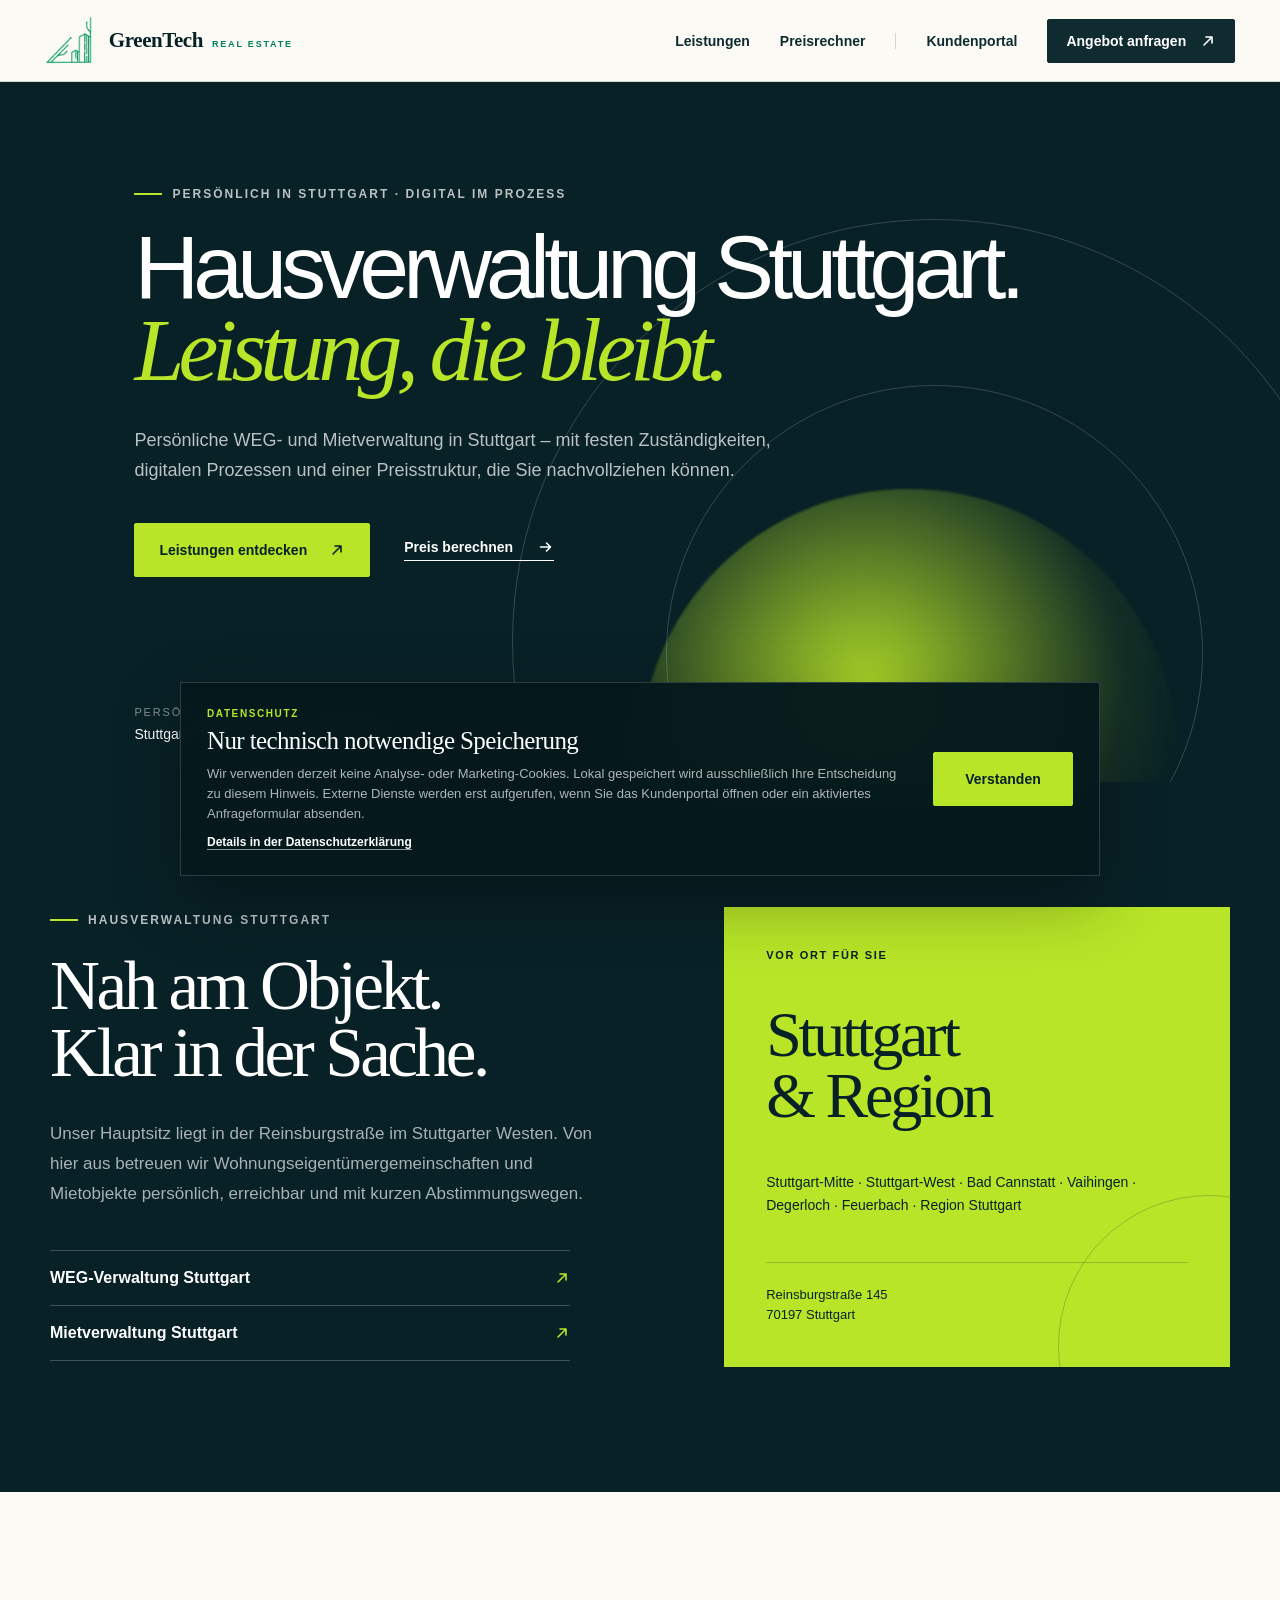
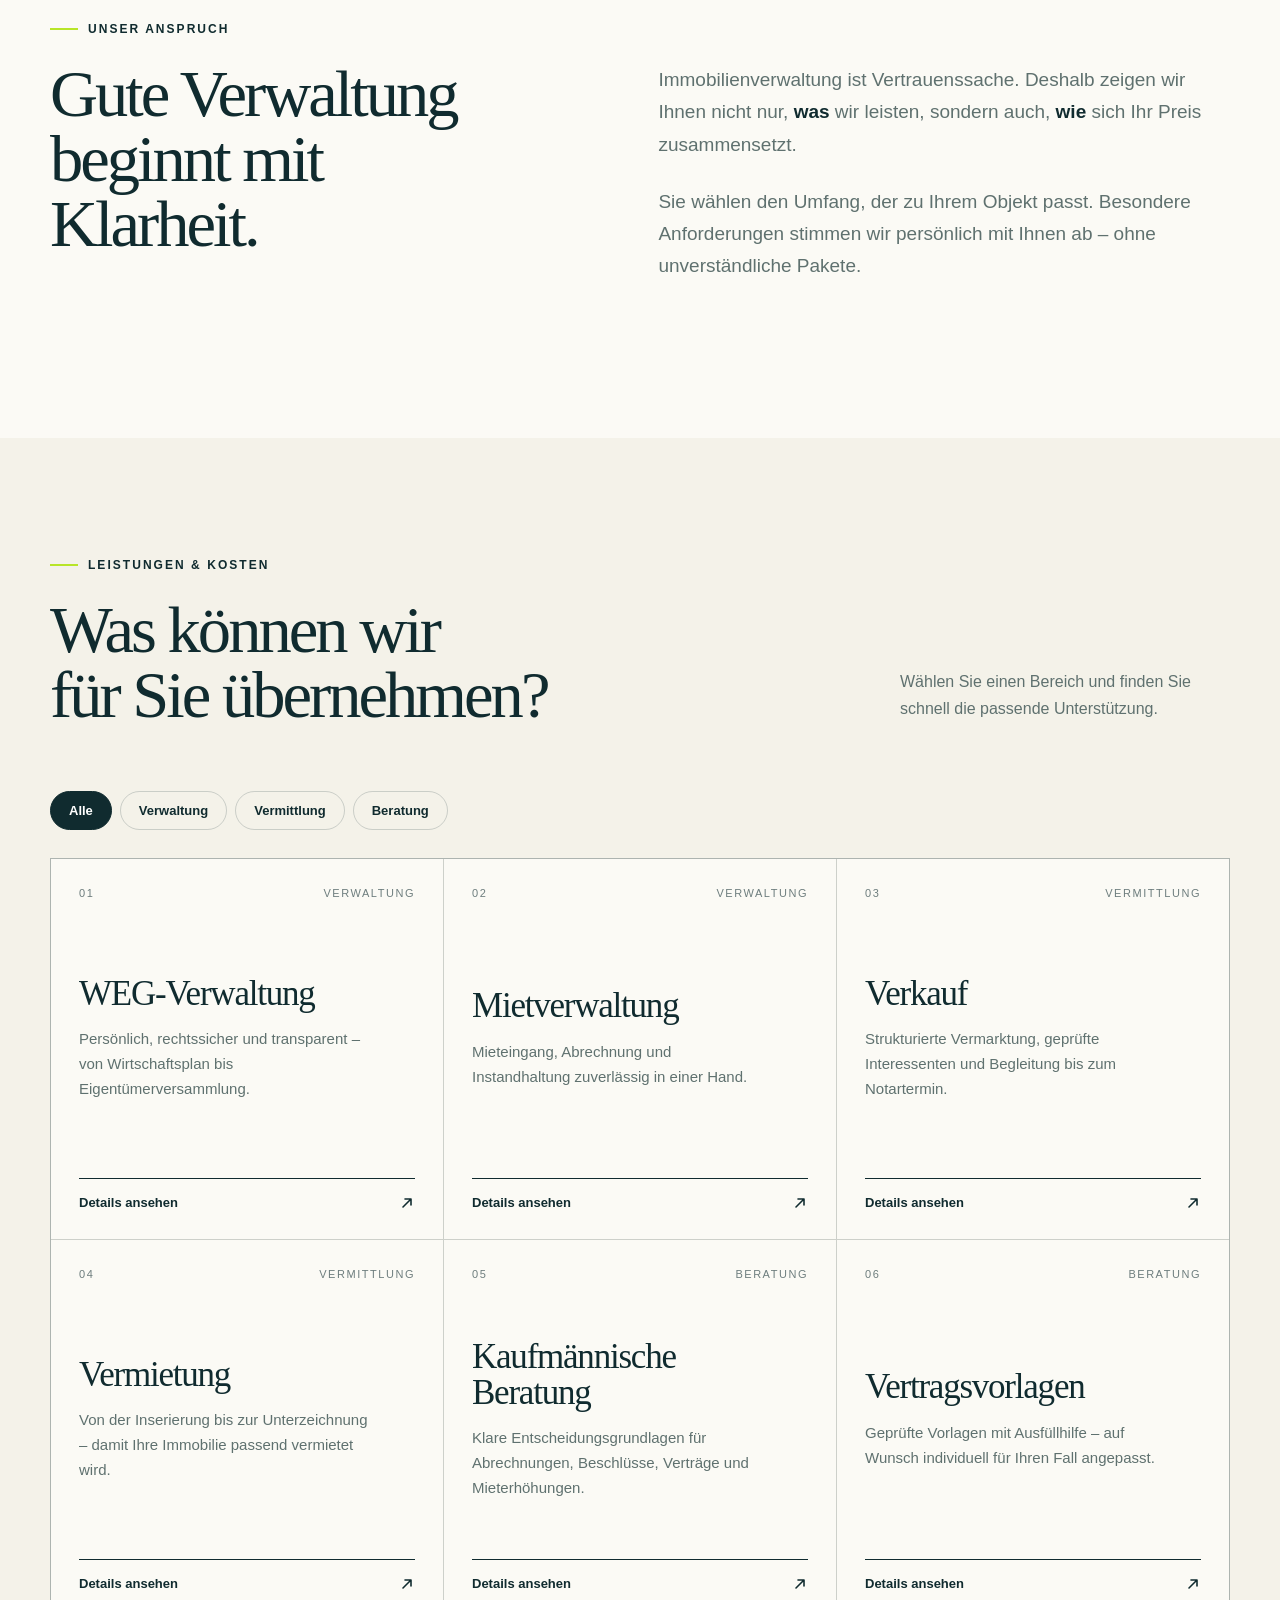
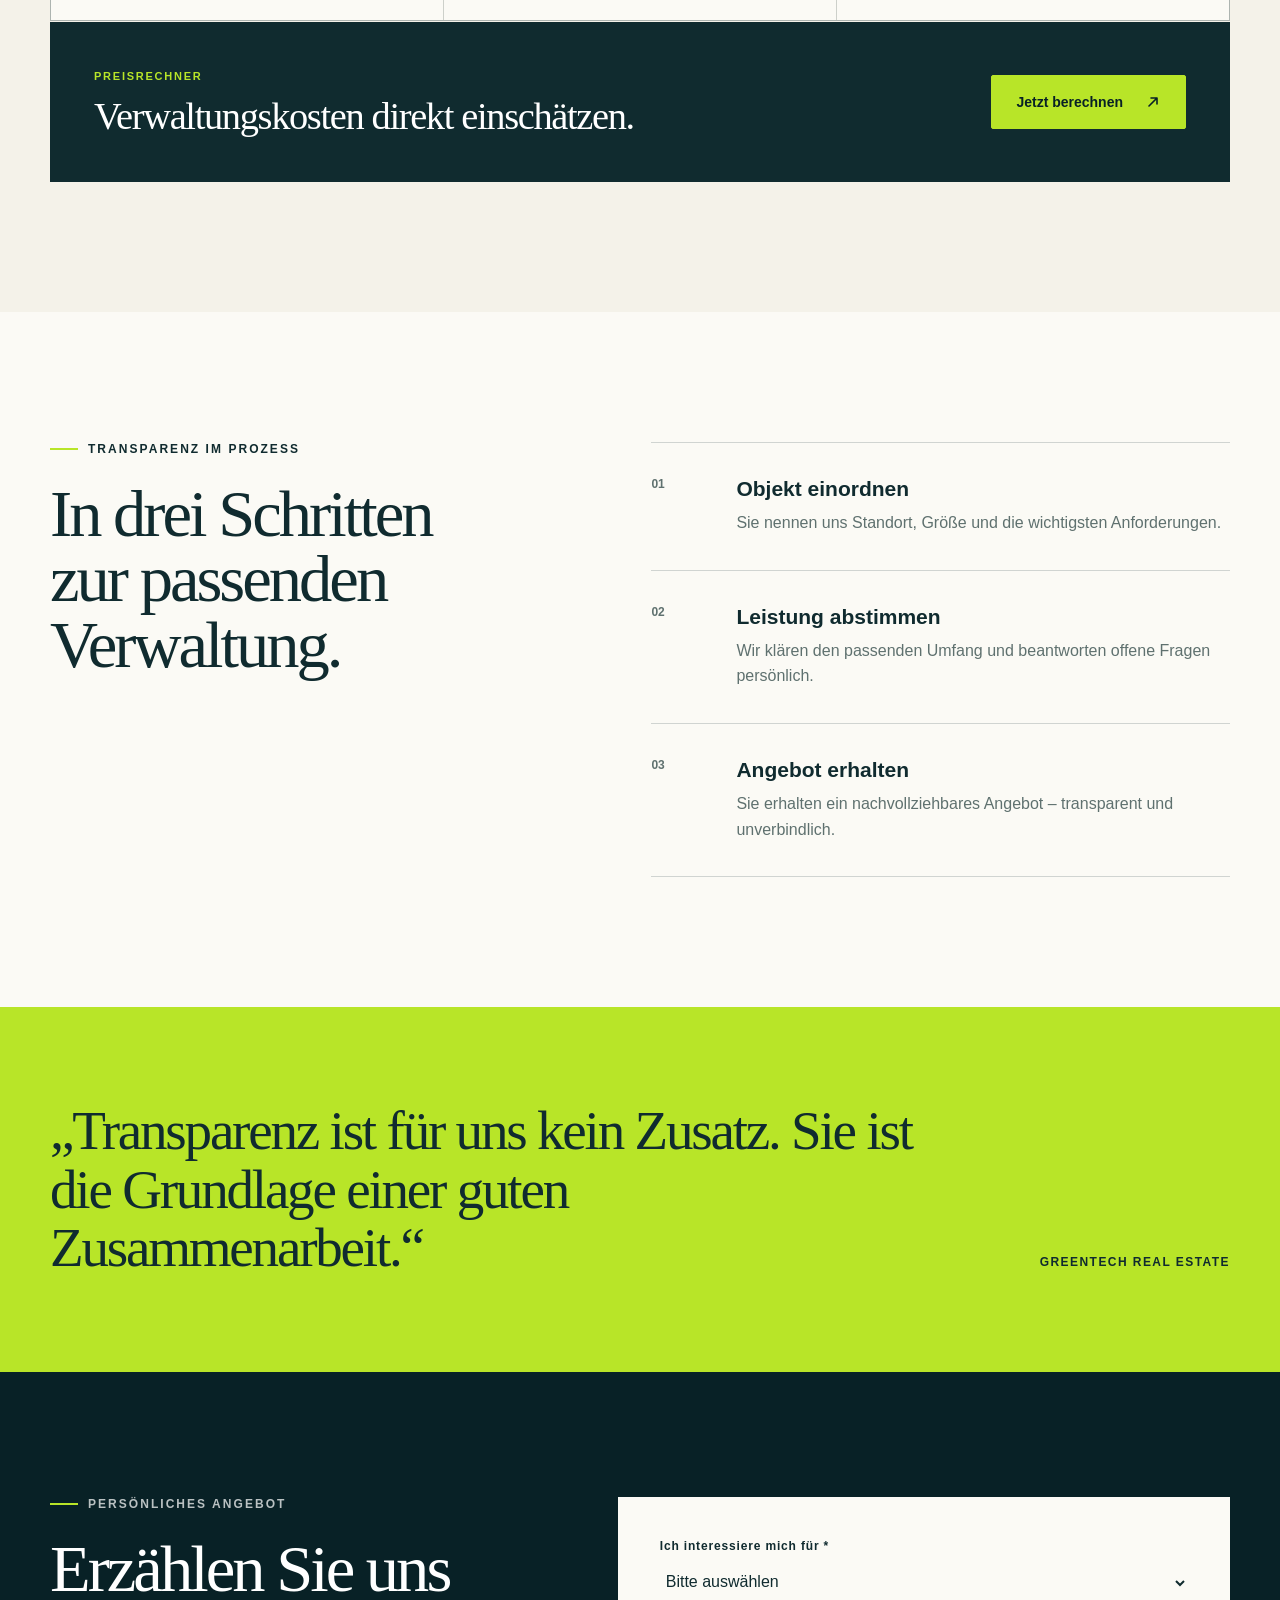
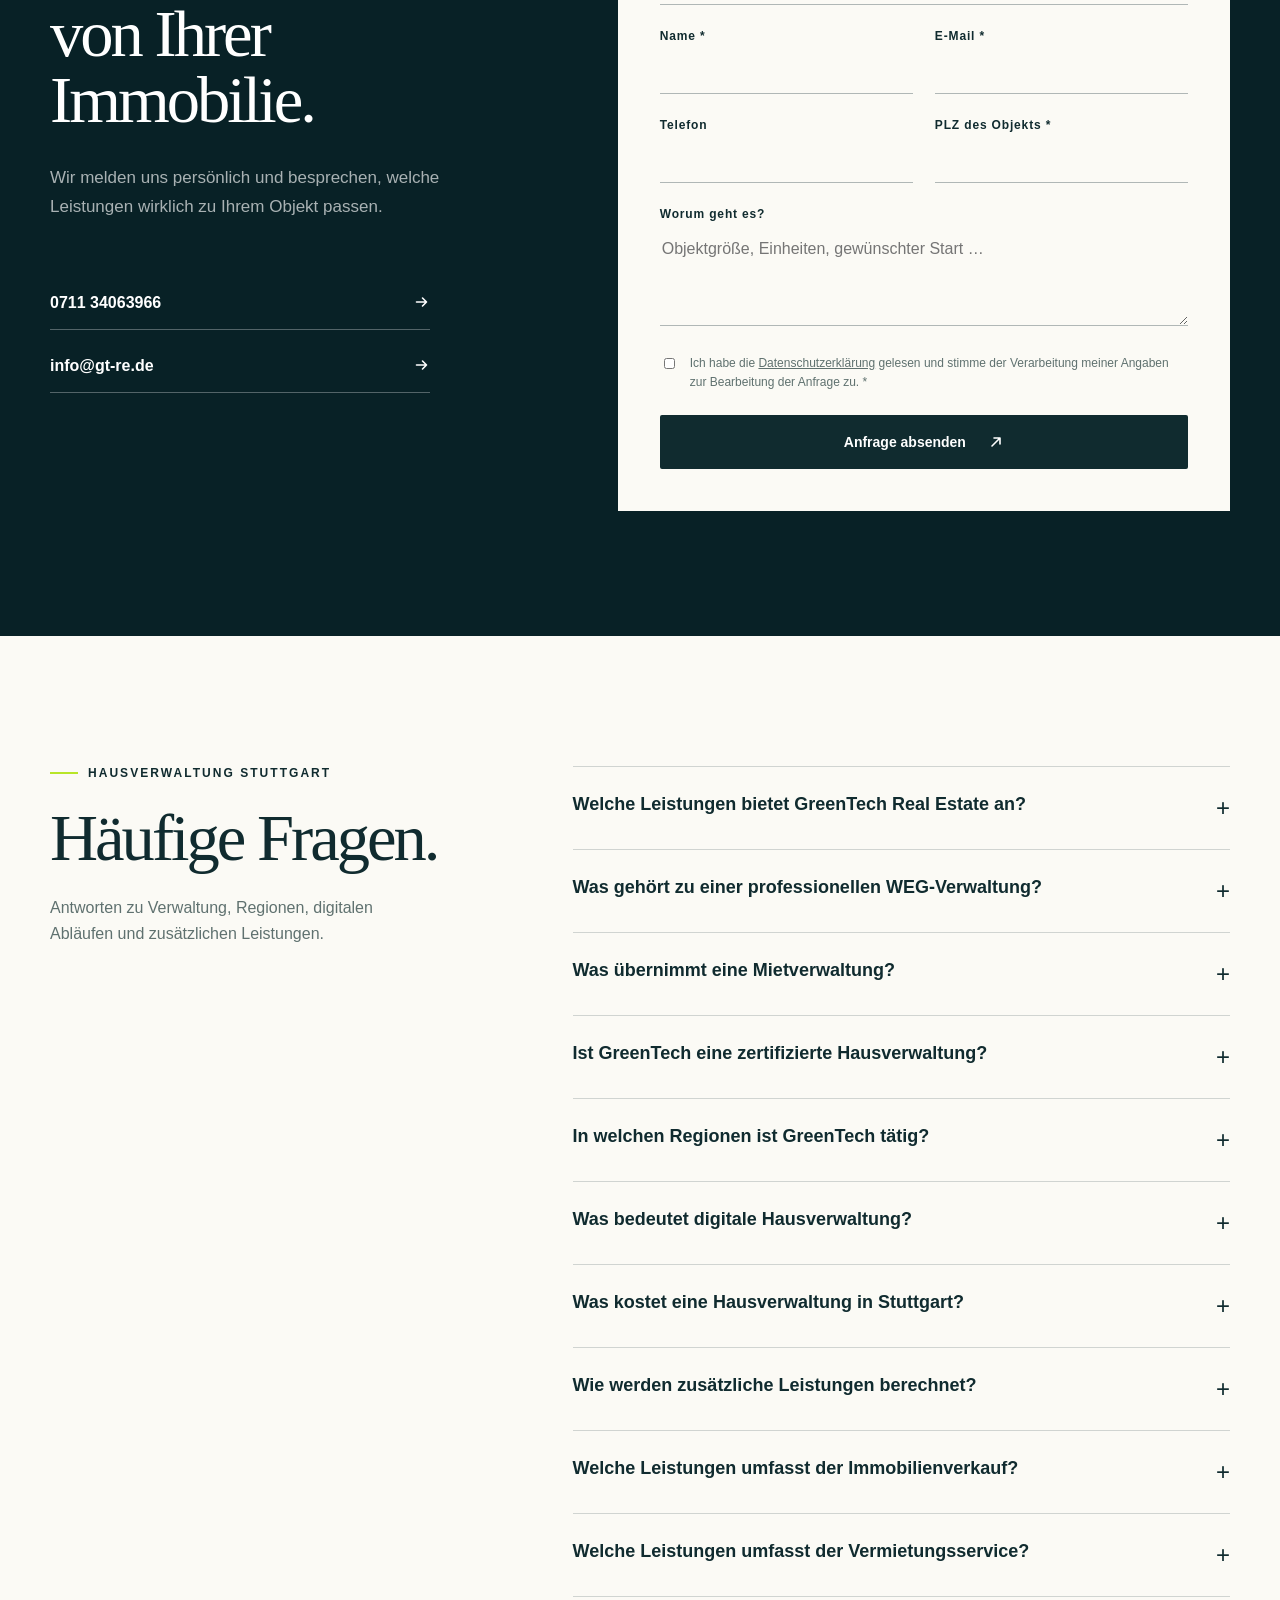
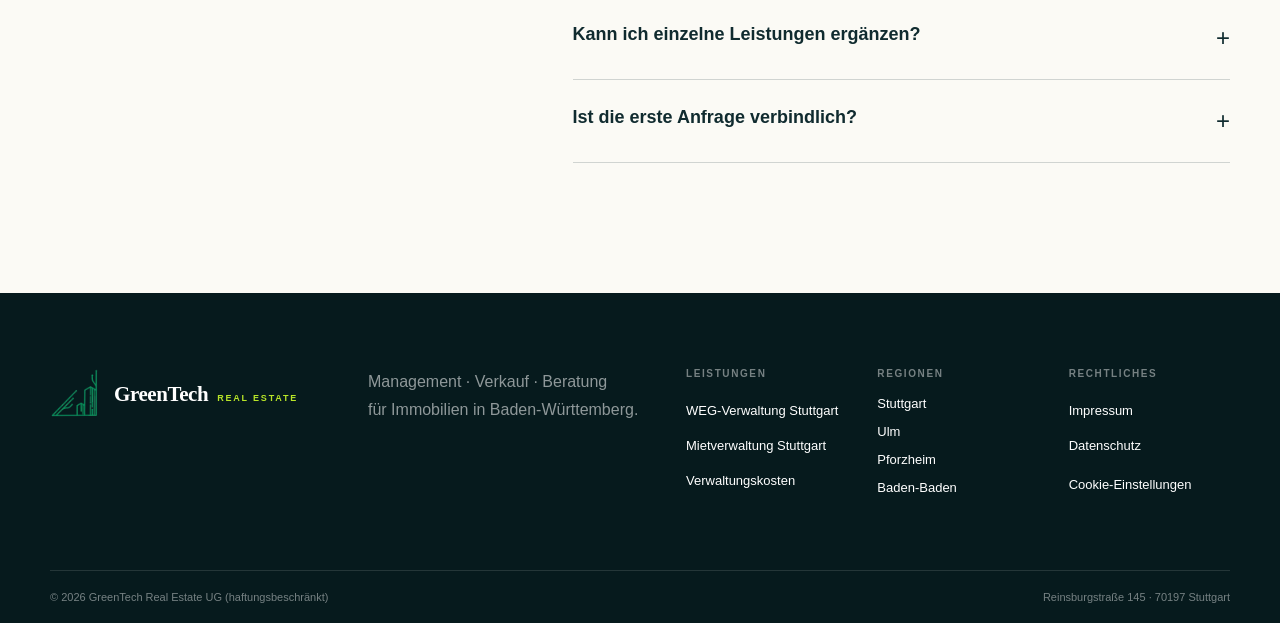
<file: index.html>
<!doctype html>
<html lang="de">
<head>
  <meta charset="utf-8">
  <meta name="viewport" content="width=device-width, initial-scale=1">
  <title>Hausverwaltung Stuttgart | GreenTech Real Estate</title>
  <meta name="description" content="Hausverwaltung in Stuttgart für WEGs und Mietobjekte: persönlich, transparent und digital. Leistungen und Verwaltungskosten direkt vergleichen.">
  <meta name="robots" content="index,follow,max-image-preview:large">
  <link rel="canonical" href="https://www.greentechrealestate.de/">
  <meta property="og:locale" content="de_DE"><meta property="og:type" content="website">
  <meta property="og:title" content="Hausverwaltung Stuttgart | GreenTech Real Estate">
  <meta property="og:description" content="Persönliche und transparente Hausverwaltung für WEGs und Mietobjekte in Stuttgart und der Region.">
  <meta property="og:url" content="https://www.greentechrealestate.de/">
  <script type="application/ld+json">{"@context":"https://schema.org","@type":["RealEstateAgent","LocalBusiness"],"@id":"https://www.greentechrealestate.de/#unternehmen","name":"GreenTech Real Estate UG (haftungsbeschränkt)","url":"https://www.greentechrealestate.de","telephone":"+49 711 34063966","email":"info@gt-re.de","address":{"@type":"PostalAddress","streetAddress":"Reinsburgstraße 145","postalCode":"70197","addressLocality":"Stuttgart","addressRegion":"Baden-Württemberg","addressCountry":"DE"},"areaServed":["Stuttgart","Ulm","Baden-Baden"]}</script>
  <link rel="stylesheet" href="styles.css">
  <script src="form-config.js" defer></script><script src="script.js" defer></script>
<script id="faq-schema" type="application/ld+json">{"@context":"https://schema.org","@type":"FAQPage","mainEntity":[{"@type":"Question","name":"Welche Leistungen bietet GreenTech Real Estate an?","acceptedAnswer":{"@type":"Answer","text":"Unser Portfolio umfasst WEG-Verwaltung, Mietverwaltung, Immobilienverkauf, Immobilienvermietung, kaufmännische Beratung und Vertragsvorlagen. Den passenden Umfang stimmen wir objektbezogen mit Ihnen ab."}},{"@type":"Question","name":"Was gehört zu einer professionellen WEG-Verwaltung?","acceptedAnswer":{"@type":"Answer","text":"Dazu zählen insbesondere Wirtschaftsplan und Hausgeldabrechnung, Konten- und Rücklagenverwaltung, die Organisation von Eigentümerversammlungen, Dienstleistersteuerung sowie die Begleitung von Instandhaltungs- und Versicherungsangelegenheiten."}},{"@type":"Question","name":"Was übernimmt eine Mietverwaltung?","acceptedAnswer":{"@type":"Answer","text":"Wir übernehmen unter anderem Mieteingangskontrolle, Mahnmanagement, Mietabrechnungen, laufende Kommunikation mit Mietparteien sowie die Koordination notwendiger Instandhaltungsmaßnahmen."}},{"@type":"Question","name":"Ist GreenTech eine zertifizierte Hausverwaltung?","acceptedAnswer":{"@type":"Answer","text":"Ja. Unsere fachliche Qualifikation basiert auf immobilienwirtschaftlichen Ausbildungen und weiterführenden Qualifikationen. Außerdem verfügen wir über die erforderlichen Erlaubnisse nach § 34c Gewerbeordnung für Immobilienmakler und Wohnimmobilienverwalter."}},{"@type":"Question","name":"In welchen Regionen ist GreenTech tätig?","acceptedAnswer":{"@type":"Answer","text":"Unser Hauptsitz ist in Stuttgart. Wir betreuen Immobilien in Baden-Württemberg, insbesondere in Stuttgart und der Region sowie unter anderem in Ulm, Pforzheim und Baden-Baden. Ob Ihr Objekt in unser aktuelles Betreuungsgebiet passt, prüfen wir gerne unverbindlich."}},{"@type":"Question","name":"Was bedeutet digitale Hausverwaltung?","acceptedAnswer":{"@type":"Answer","text":"Dokumente, Abrechnungen und Vorgänge werden strukturiert digital bereitgestellt und bearbeitet. Das schafft nachvollziehbare Abläufe, erleichtert die Kommunikation und ermöglicht Eigentümern einen ortsunabhängigen Zugriff auf wichtige Unterlagen."}},{"@type":"Question","name":"Was kostet eine Hausverwaltung in Stuttgart?","acceptedAnswer":{"@type":"Answer","text":"Der Preis hängt von Anzahl und Art der Einheiten, Alter, Zustand, Nutzung, Rücklagen und Leistungsumfang ab. Unser Preisrechner liefert eine erste unverbindliche Orientierung; anschließend erhalten Sie ein objektbezogenes Angebot."}},{"@type":"Question","name":"Wie werden zusätzliche Leistungen berechnet?","acceptedAnswer":{"@type":"Answer","text":"Zusätzliche Leistungen, die nicht im vereinbarten Grundumfang enthalten sind, werden nach vorheriger Abstimmung mit 119,00 € brutto je Stunde berechnet, sofern im individuellen Angebot nichts Abweichendes vereinbart wurde."}},{"@type":"Question","name":"Welche Leistungen umfasst der Immobilienverkauf?","acceptedAnswer":{"@type":"Answer","text":"Wir begleiten den Prozess von der Wertermittlung und Unterlagenaufbereitung über Exposé, Vermarktung und Interessentenauswahl bis zu Verhandlung, Notartermin und Kaufvertragsabwicklung."}},{"@type":"Question","name":"Welche Leistungen umfasst der Vermietungsservice?","acceptedAnswer":{"@type":"Answer","text":"Wir übernehmen Inserierung, Bearbeitung und Vorauswahl der Anfragen, Solvenzprüfung, Besichtigungskoordination sowie Mietvertragsverhandlung und Vertragsvorbereitung."}},{"@type":"Question","name":"Kann ich einzelne Leistungen ergänzen?","acceptedAnswer":{"@type":"Answer","text":"Ja. Zusätzliche Leistungen werden passend zum Objekt abgestimmt und transparent im Angebot beziehungsweise vor der Beauftragung ausgewiesen."}},{"@type":"Question","name":"Ist die erste Anfrage verbindlich?","acceptedAnswer":{"@type":"Answer","text":"Nein. Die erste Anfrage und das persönliche Kennenlernen sind unverbindlich."}}]}</script></head>
<body>
  <header class="site-header">
    <a class="brand brand-logo" href="index.html" aria-label="GreenTech Real Estate – Startseite"><span class="brand-symbol" aria-hidden="true"><img src="[data-uri]" alt="" width="380" height="132"></span><span class="brand-name"><strong>GreenTech</strong><span>Real Estate</span></span></a>
    <button class="menu-button" type="button" aria-label="Menü öffnen" aria-expanded="false"><span></span><span></span></button>
    <nav class="main-nav" aria-label="Hauptnavigation">
      <a href="#leistungen">Leistungen</a><a href="preise.html">Preisrechner</a>
      <a class="nav-login" href="https://portal.greentechrealestate.de">Kundenportal</a>
      <a class="button button-small" href="#anfrage">Angebot anfragen <span class="arrow-icon" aria-hidden="true"><svg viewBox="0 0 16 16" focusable="false"><path d="M4 12 12 4M6 4h6v6"></path></svg></span></a>
    </nav><span class="scroll-progress" aria-hidden="true"></span>
  </header>

  <main>
    <section class="hero" id="top">
      <div class="hero-orbit orbit-one"></div><div class="hero-orbit orbit-two"></div>
      <div class="hero-content">
        <p class="eyebrow light"><span></span> Persönlich in Stuttgart · digital im Prozess</p>
        <h1>Hausverwaltung Stuttgart.<br><em>Leistung, die bleibt.</em></h1>
        <p class="hero-copy">Persönliche WEG- und Mietverwaltung in Stuttgart – mit festen Zuständigkeiten, digitalen Prozessen und einer Preisstruktur, die Sie nachvollziehen können.</p>
        <div class="hero-actions">
          <a class="button button-light" href="#leistungen">Leistungen entdecken <span class="arrow-icon" aria-hidden="true"><svg viewBox="0 0 16 16" focusable="false"><path d="M4 12 12 4M6 4h6v6"></path></svg></span></a>
          <a class="text-link light-link" href="preise.html">Preis berechnen <span class="arrow-icon arrow-icon-right" aria-hidden="true"><svg viewBox="0 0 16 16" focusable="false"><path d="M3 8h10M9 4l4 4-4 4"></path></svg></span></a>
        </div>
      </div>
      <div class="hero-meta"><span>Persönlich vor Ort</span><p>Stuttgart · Ulm · Pforzheim · Baden-Baden</p></div>
    </section>

    <section class="location-section" id="stuttgart"><div class="section-shell location-grid">
      <div class="location-copy reveal"><p class="eyebrow light"><span></span> Hausverwaltung Stuttgart</p><h2>Nah am Objekt.<br>Klar in der Sache.</h2><p>Unser Hauptsitz liegt in der Reinsburgstraße im Stuttgarter Westen. Von hier aus betreuen wir Wohnungseigentümergemeinschaften und Mietobjekte persönlich, erreichbar und mit kurzen Abstimmungswegen.</p><div class="location-links"><a href="weg-verwaltung.html">WEG-Verwaltung Stuttgart <span class="arrow-icon" aria-hidden="true"><svg viewBox="0 0 16 16" focusable="false"><path d="M4 12 12 4M6 4h6v6"></path></svg></span></a><a href="mietverwaltung.html">Mietverwaltung Stuttgart <span class="arrow-icon" aria-hidden="true"><svg viewBox="0 0 16 16" focusable="false"><path d="M4 12 12 4M6 4h6v6"></path></svg></span></a></div></div>
      <div class="location-card reveal"><span>Vor Ort für Sie</span><strong>Stuttgart<br>&amp; Region</strong><p>Stuttgart-Mitte · Stuttgart-West · Bad Cannstatt · Vaihingen · Degerloch · Feuerbach · Region Stuttgart</p><address>Reinsburgstraße 145<br>70197 Stuttgart</address></div>
    </div></section>

    <section class="intro section-shell">
      <div><p class="eyebrow"><span></span> Unser Anspruch</p><h2>Gute Verwaltung beginnt mit Klarheit.</h2></div>
      <div class="intro-copy">
        <p>Immobilienverwaltung ist Vertrauenssache. Deshalb zeigen wir Ihnen nicht nur, <strong>was</strong> wir leisten, sondern auch, <strong>wie</strong> sich Ihr Preis zusammensetzt.</p>
        <p>Sie wählen den Umfang, der zu Ihrem Objekt passt. Besondere Anforderungen stimmen wir persönlich mit Ihnen ab – ohne unverständliche Pakete.</p>
      </div>
    </section>

    <section class="services-section" id="leistungen">
      <div class="section-shell">
        <div class="section-heading">
          <div><p class="eyebrow"><span></span> Leistungen &amp; Kosten</p><h2>Was können wir<br>für Sie übernehmen?</h2></div>
          <p>Wählen Sie einen Bereich und finden Sie schnell die passende Unterstützung.</p>
        </div>
        <div class="filter-row" role="group" aria-label="Leistungen filtern" aria-controls="service-results">
          <button class="filter active" type="button" data-filter="Alle" aria-pressed="true">Alle</button>
          <button class="filter" type="button" data-filter="Verwaltung" aria-pressed="false">Verwaltung</button>
          <button class="filter" type="button" data-filter="Vermittlung" aria-pressed="false">Vermittlung</button>
          <button class="filter" type="button" data-filter="Beratung" aria-pressed="false">Beratung</button>
        </div>
        <div class="service-grid" id="service-results" aria-live="polite">
          <article class="service-card featured" data-category="Verwaltung"><div class="card-topline"><span>01</span><span>Verwaltung</span></div><div><h3>WEG-Verwaltung</h3><p>Persönlich, rechtssicher und transparent – von Wirtschaftsplan bis Eigentümerversammlung.</p></div><a href="weg-verwaltung.html">Details ansehen <span class="arrow-icon" aria-hidden="true"><svg viewBox="0 0 16 16" focusable="false"><path d="M4 12 12 4M6 4h6v6"></path></svg></span></a></article>
          <article class="service-card" data-category="Verwaltung"><div class="card-topline"><span>02</span><span>Verwaltung</span></div><div><h3>Mietverwaltung</h3><p>Mieteingang, Abrechnung und Instandhaltung zuverlässig in einer Hand.</p></div><a href="mietverwaltung.html">Details ansehen <span class="arrow-icon" aria-hidden="true"><svg viewBox="0 0 16 16" focusable="false"><path d="M4 12 12 4M6 4h6v6"></path></svg></span></a></article>
          <article class="service-card" data-category="Vermittlung"><div class="card-topline"><span>03</span><span>Vermittlung</span></div><div><h3>Verkauf</h3><p>Strukturierte Vermarktung, geprüfte Interessenten und Begleitung bis zum Notartermin.</p></div><a href="immobilienverkauf.html">Details ansehen <span class="arrow-icon" aria-hidden="true"><svg viewBox="0 0 16 16" focusable="false"><path d="M4 12 12 4M6 4h6v6"></path></svg></span></a></article>
          <article class="service-card" data-category="Vermittlung"><div class="card-topline"><span>04</span><span>Vermittlung</span></div><div><h3>Vermietung</h3><p>Von der Inserierung bis zur Unterzeichnung – damit Ihre Immobilie passend vermietet wird.</p></div><a href="immobilienvermietung.html">Details ansehen <span class="arrow-icon" aria-hidden="true"><svg viewBox="0 0 16 16" focusable="false"><path d="M4 12 12 4M6 4h6v6"></path></svg></span></a></article>
          <article class="service-card" data-category="Beratung"><div class="card-topline"><span>05</span><span>Beratung</span></div><div><h3>Kaufmännische Beratung</h3><p>Klare Entscheidungsgrundlagen für Abrechnungen, Beschlüsse, Verträge und Mieterhöhungen.</p></div><a href="kaufmaennische-beratung.html">Details ansehen <span class="arrow-icon" aria-hidden="true"><svg viewBox="0 0 16 16" focusable="false"><path d="M4 12 12 4M6 4h6v6"></path></svg></span></a></article>
          <article class="service-card" data-category="Beratung"><div class="card-topline"><span>06</span><span>Beratung</span></div><div><h3>Vertragsvorlagen</h3><p>Geprüfte Vorlagen mit Ausfüllhilfe – auf Wunsch individuell für Ihren Fall angepasst.</p></div><a href="vertragsvorlagen.html">Details ansehen <span class="arrow-icon" aria-hidden="true"><svg viewBox="0 0 16 16" focusable="false"><path d="M4 12 12 4M6 4h6v6"></path></svg></span></a></article>
        </div>
        <div class="price-teaser"><div><span>Preisrechner</span><h3>Verwaltungskosten direkt einschätzen.</h3></div><a class="button button-light" href="preise.html">Jetzt berechnen <span class="arrow-icon" aria-hidden="true"><svg viewBox="0 0 16 16" focusable="false"><path d="M4 12 12 4M6 4h6v6"></path></svg></span></a></div>
      </div>
    </section>

    <section class="transparency section-shell" id="ablauf">
      <div><p class="eyebrow"><span></span> Transparenz im Prozess</p><h2>In drei Schritten<br>zur passenden Verwaltung.</h2></div>
      <ol class="steps">
        <li><span>01</span><div><h3>Objekt einordnen</h3><p>Sie nennen uns Standort, Größe und die wichtigsten Anforderungen.</p></div></li>
        <li><span>02</span><div><h3>Leistung abstimmen</h3><p>Wir klären den passenden Umfang und beantworten offene Fragen persönlich.</p></div></li>
        <li><span>03</span><div><h3>Angebot erhalten</h3><p>Sie erhalten ein nachvollziehbares Angebot – transparent und unverbindlich.</p></div></li>
      </ol>
    </section>

    <section class="quote-band"><div class="section-shell quote-inner"><p>„Transparenz ist für uns kein Zusatz. Sie ist die Grundlage einer guten Zusammenarbeit.“</p><span>GreenTech Real Estate</span></div></section>

    <section class="contact-section" id="anfrage">
      <div class="section-shell contact-grid">
        <div class="contact-copy">
          <p class="eyebrow light"><span></span> Persönliches Angebot</p><h2>Erzählen Sie uns<br>von Ihrer Immobilie.</h2>
          <p>Wir melden uns persönlich und besprechen, welche Leistungen wirklich zu Ihrem Objekt passen.</p>
          <div class="contact-direct"><a href="tel:+4971134063966">0711 34063966 <span class="arrow-icon arrow-icon-right" aria-hidden="true"><svg viewBox="0 0 16 16" focusable="false"><path d="M3 8h10M9 4l4 4-4 4"></path></svg></span></a><a href="mailto:info@gt-re.de">info@gt-re.de <span class="arrow-icon arrow-icon-right" aria-hidden="true"><svg viewBox="0 0 16 16" focusable="false"><path d="M3 8h10M9 4l4 4-4 4"></path></svg></span></a></div>
        </div>
        <form class="inquiry-form" action="https://formspree.io/f/DEINE_FORM_ID" method="POST">
          <input type="text" name="_gotcha" class="honeypot" tabindex="-1" autocomplete="off">
          <input type="hidden" name="_subject" value="Neue Anfrage über greentechrealestate.de">
          <label><span>Ich interessiere mich für *</span><select name="Leistung" required><option value="" selected disabled>Bitte auswählen</option><option>WEG-Verwaltung</option><option>Mietverwaltung</option><option>Immobilienverkauf</option><option>Immobilienvermietung</option><option>Kaufmännische Beratung</option><option>Sonstiges</option></select></label>
          <div class="form-row"><label><span>Name *</span><input type="text" name="Name" autocomplete="name" required></label><label><span>E-Mail *</span><input type="email" name="email" autocomplete="email" required></label></div>
          <div class="form-row"><label><span>Telefon</span><input type="tel" name="Telefon" autocomplete="tel"></label><label><span>PLZ des Objekts *</span><input type="text" name="PLZ" inputmode="numeric" pattern="[0-9]{5}" required></label></div>
          <label><span>Worum geht es?</span><textarea name="Nachricht" rows="4" placeholder="Objektgröße, Einheiten, gewünschter Start …"></textarea></label>
          <label class="checkbox-label"><input type="checkbox" name="Datenschutz" value="akzeptiert" required><span>Ich habe die <a href="datenschutz.html">Datenschutzerklärung</a> gelesen und stimme der Verarbeitung meiner Angaben zur Bearbeitung der Anfrage zu. *</span></label>
          <button class="button button-submit" type="submit">Anfrage absenden <span class="arrow-icon" aria-hidden="true"><svg viewBox="0 0 16 16" focusable="false"><path d="M4 12 12 4M6 4h6v6"></path></svg></span></button>
          <p class="form-notice" role="status" hidden></p>
        </form>
      </div>
    </section>

    <section class="faq-section section-shell" id="faq"><div><p class="eyebrow"><span></span> Hausverwaltung Stuttgart</p><h2>Häufige Fragen.</h2><p class="faq-intro">Antworten zu Verwaltung, Regionen, digitalen Abläufen und zusätzlichen Leistungen.</p></div><div class="faq-list"><details><summary>Welche Leistungen bietet GreenTech Real Estate an?<span>+</span></summary><p>Unser Portfolio umfasst WEG-Verwaltung, Mietverwaltung, Immobilienverkauf, Immobilienvermietung, kaufmännische Beratung und Vertragsvorlagen. Den passenden Umfang stimmen wir objektbezogen mit Ihnen ab.</p></details><details><summary>Was gehört zu einer professionellen WEG-Verwaltung?<span>+</span></summary><p>Dazu zählen insbesondere Wirtschaftsplan und Hausgeldabrechnung, Konten- und Rücklagenverwaltung, die Organisation von Eigentümerversammlungen, Dienstleistersteuerung sowie die Begleitung von Instandhaltungs- und Versicherungsangelegenheiten.</p></details><details><summary>Was übernimmt eine Mietverwaltung?<span>+</span></summary><p>Wir übernehmen unter anderem Mieteingangskontrolle, Mahnmanagement, Mietabrechnungen, laufende Kommunikation mit Mietparteien sowie die Koordination notwendiger Instandhaltungsmaßnahmen.</p></details><details><summary>Ist GreenTech eine zertifizierte Hausverwaltung?<span>+</span></summary><p>Ja. Unsere fachliche Qualifikation basiert auf immobilienwirtschaftlichen Ausbildungen und weiterführenden Qualifikationen. Außerdem verfügen wir über die erforderlichen Erlaubnisse nach § 34c Gewerbeordnung für Immobilienmakler und Wohnimmobilienverwalter.</p></details><details><summary>In welchen Regionen ist GreenTech tätig?<span>+</span></summary><p>Unser Hauptsitz ist in Stuttgart. Wir betreuen Immobilien in Baden-Württemberg, insbesondere in Stuttgart und der Region sowie unter anderem in Ulm, Pforzheim und Baden-Baden. Ob Ihr Objekt in unser aktuelles Betreuungsgebiet passt, prüfen wir gerne unverbindlich.</p></details><details><summary>Was bedeutet digitale Hausverwaltung?<span>+</span></summary><p>Dokumente, Abrechnungen und Vorgänge werden strukturiert digital bereitgestellt und bearbeitet. Das schafft nachvollziehbare Abläufe, erleichtert die Kommunikation und ermöglicht Eigentümern einen ortsunabhängigen Zugriff auf wichtige Unterlagen.</p></details><details><summary>Was kostet eine Hausverwaltung in Stuttgart?<span>+</span></summary><p>Der Preis hängt von Anzahl und Art der Einheiten, Alter, Zustand, Nutzung, Rücklagen und Leistungsumfang ab. Unser Preisrechner liefert eine erste unverbindliche Orientierung; anschließend erhalten Sie ein objektbezogenes Angebot.</p></details><details><summary>Wie werden zusätzliche Leistungen berechnet?<span>+</span></summary><p>Zusätzliche Leistungen, die nicht im vereinbarten Grundumfang enthalten sind, werden nach vorheriger Abstimmung mit 119,00 € brutto je Stunde berechnet, sofern im individuellen Angebot nichts Abweichendes vereinbart wurde.</p></details><details><summary>Welche Leistungen umfasst der Immobilienverkauf?<span>+</span></summary><p>Wir begleiten den Prozess von der Wertermittlung und Unterlagenaufbereitung über Exposé, Vermarktung und Interessentenauswahl bis zu Verhandlung, Notartermin und Kaufvertragsabwicklung.</p></details><details><summary>Welche Leistungen umfasst der Vermietungsservice?<span>+</span></summary><p>Wir übernehmen Inserierung, Bearbeitung und Vorauswahl der Anfragen, Solvenzprüfung, Besichtigungskoordination sowie Mietvertragsverhandlung und Vertragsvorbereitung.</p></details><details><summary>Kann ich einzelne Leistungen ergänzen?<span>+</span></summary><p>Ja. Zusätzliche Leistungen werden passend zum Objekt abgestimmt und transparent im Angebot beziehungsweise vor der Beauftragung ausgewiesen.</p></details><details><summary>Ist die erste Anfrage verbindlich?<span>+</span></summary><p>Nein. Die erste Anfrage und das persönliche Kennenlernen sind unverbindlich.</p></details></div></section>
  </main>

  <footer>
    <div class="footer-top section-shell">
      <a class="brand brand-logo footer-logo" href="index.html" aria-label="GreenTech Real Estate – Startseite"><span class="brand-symbol" aria-hidden="true"><img src="[data-uri]" alt="" width="380" height="132"></span><span class="brand-name"><strong>GreenTech</strong><span>Real Estate</span></span></a>
      <p>Management · Verkauf · Beratung<br>für Immobilien in Baden-Württemberg.</p>
      <div class="footer-navigation"><nav class="footer-links" aria-label="Leistungen"><strong>Leistungen</strong><a href="weg-verwaltung.html">WEG-Verwaltung Stuttgart</a><a href="mietverwaltung.html">Mietverwaltung Stuttgart</a><a href="preise.html">Verwaltungskosten</a></nav><nav class="footer-links" aria-label="Regionen"><strong>Regionen</strong><a href="index.html#stuttgart">Stuttgart</a><a href="hausverwaltung-ulm.html">Ulm</a><a href="hausverwaltung-pforzheim.html">Pforzheim</a><a href="hausverwaltung-baden-baden.html">Baden-Baden</a></nav><nav class="footer-links" aria-label="Rechtliches"><strong>Rechtliches</strong><a href="impressum.html">Impressum</a><a href="datenschutz.html">Datenschutz</a><button class="footer-cookie-button" type="button" data-cookie-settings>Cookie-Einstellungen</button></nav></div>
    </div>
    <div class="footer-bottom section-shell"><span>© 2026 GreenTech Real Estate UG (haftungsbeschränkt)</span><span>Reinsburgstraße 145 · 70197 Stuttgart</span></div>
  </footer>
</body>
</html>
</file>
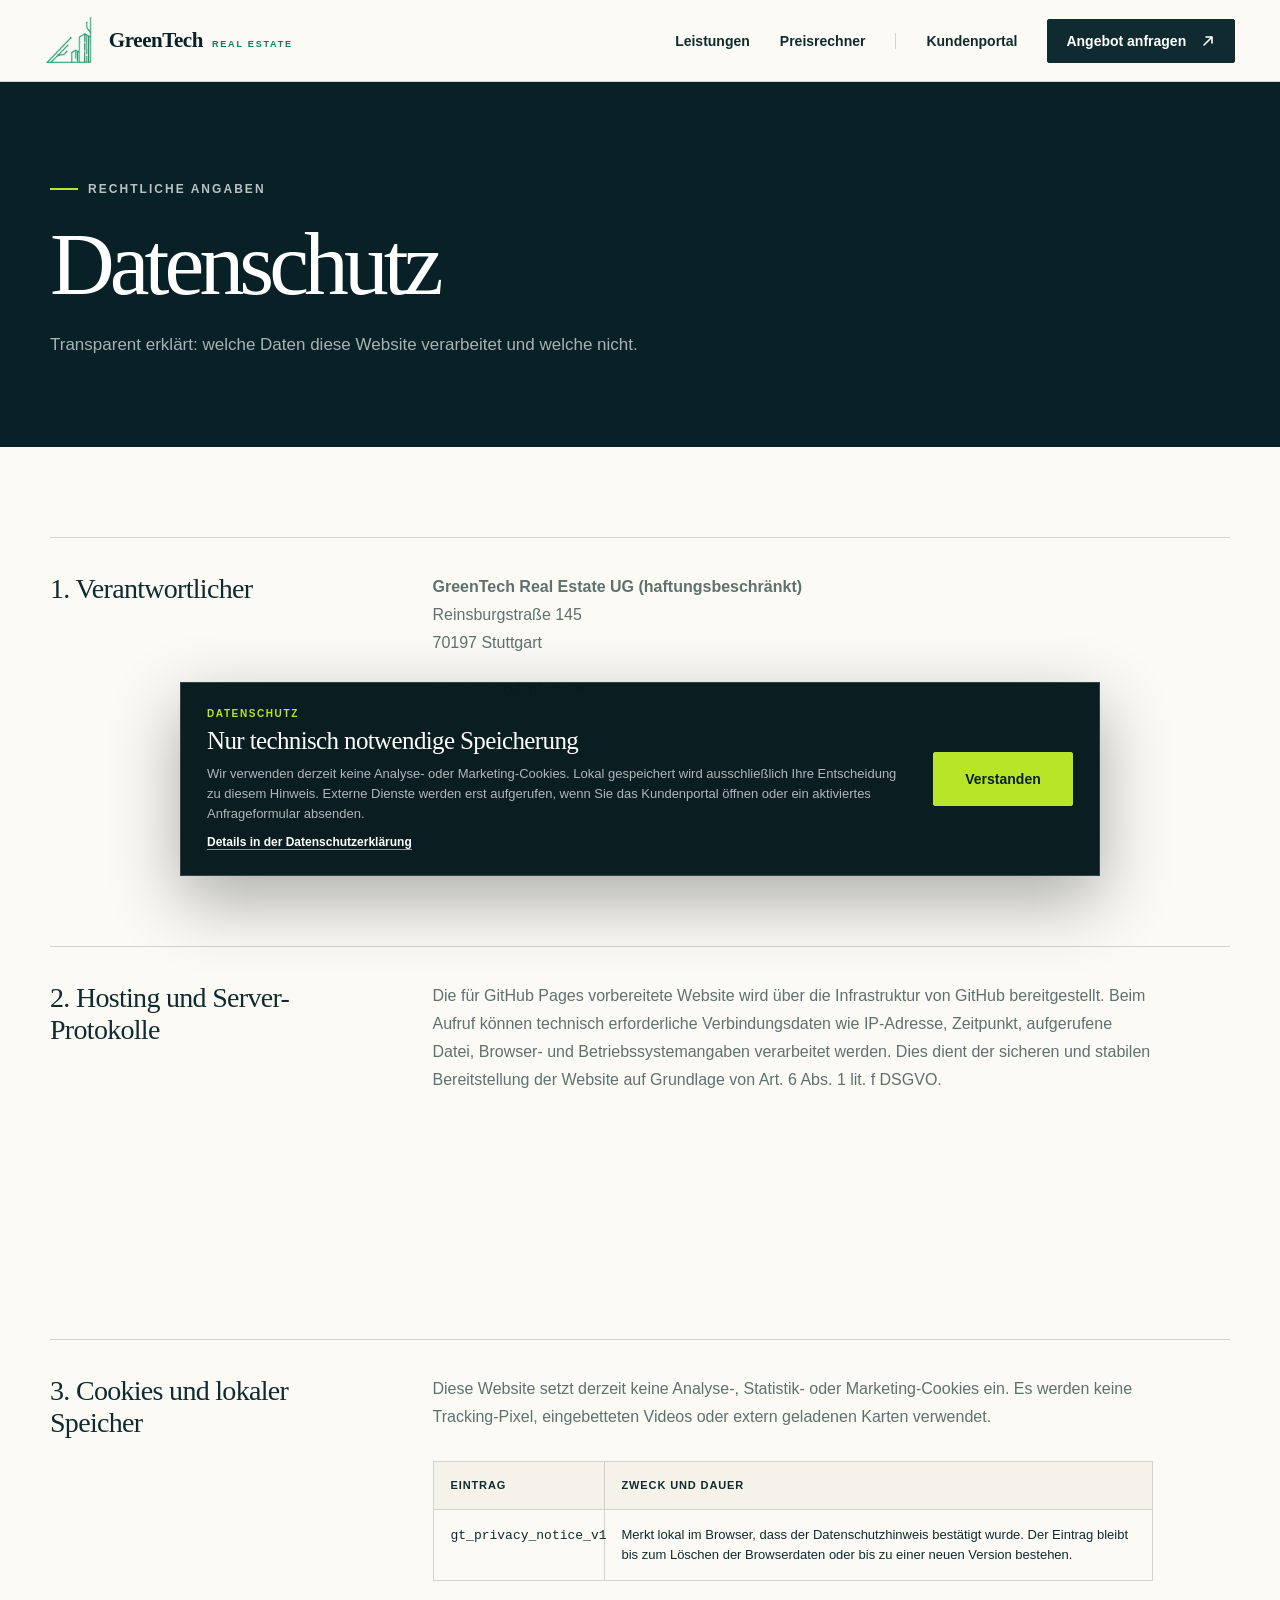
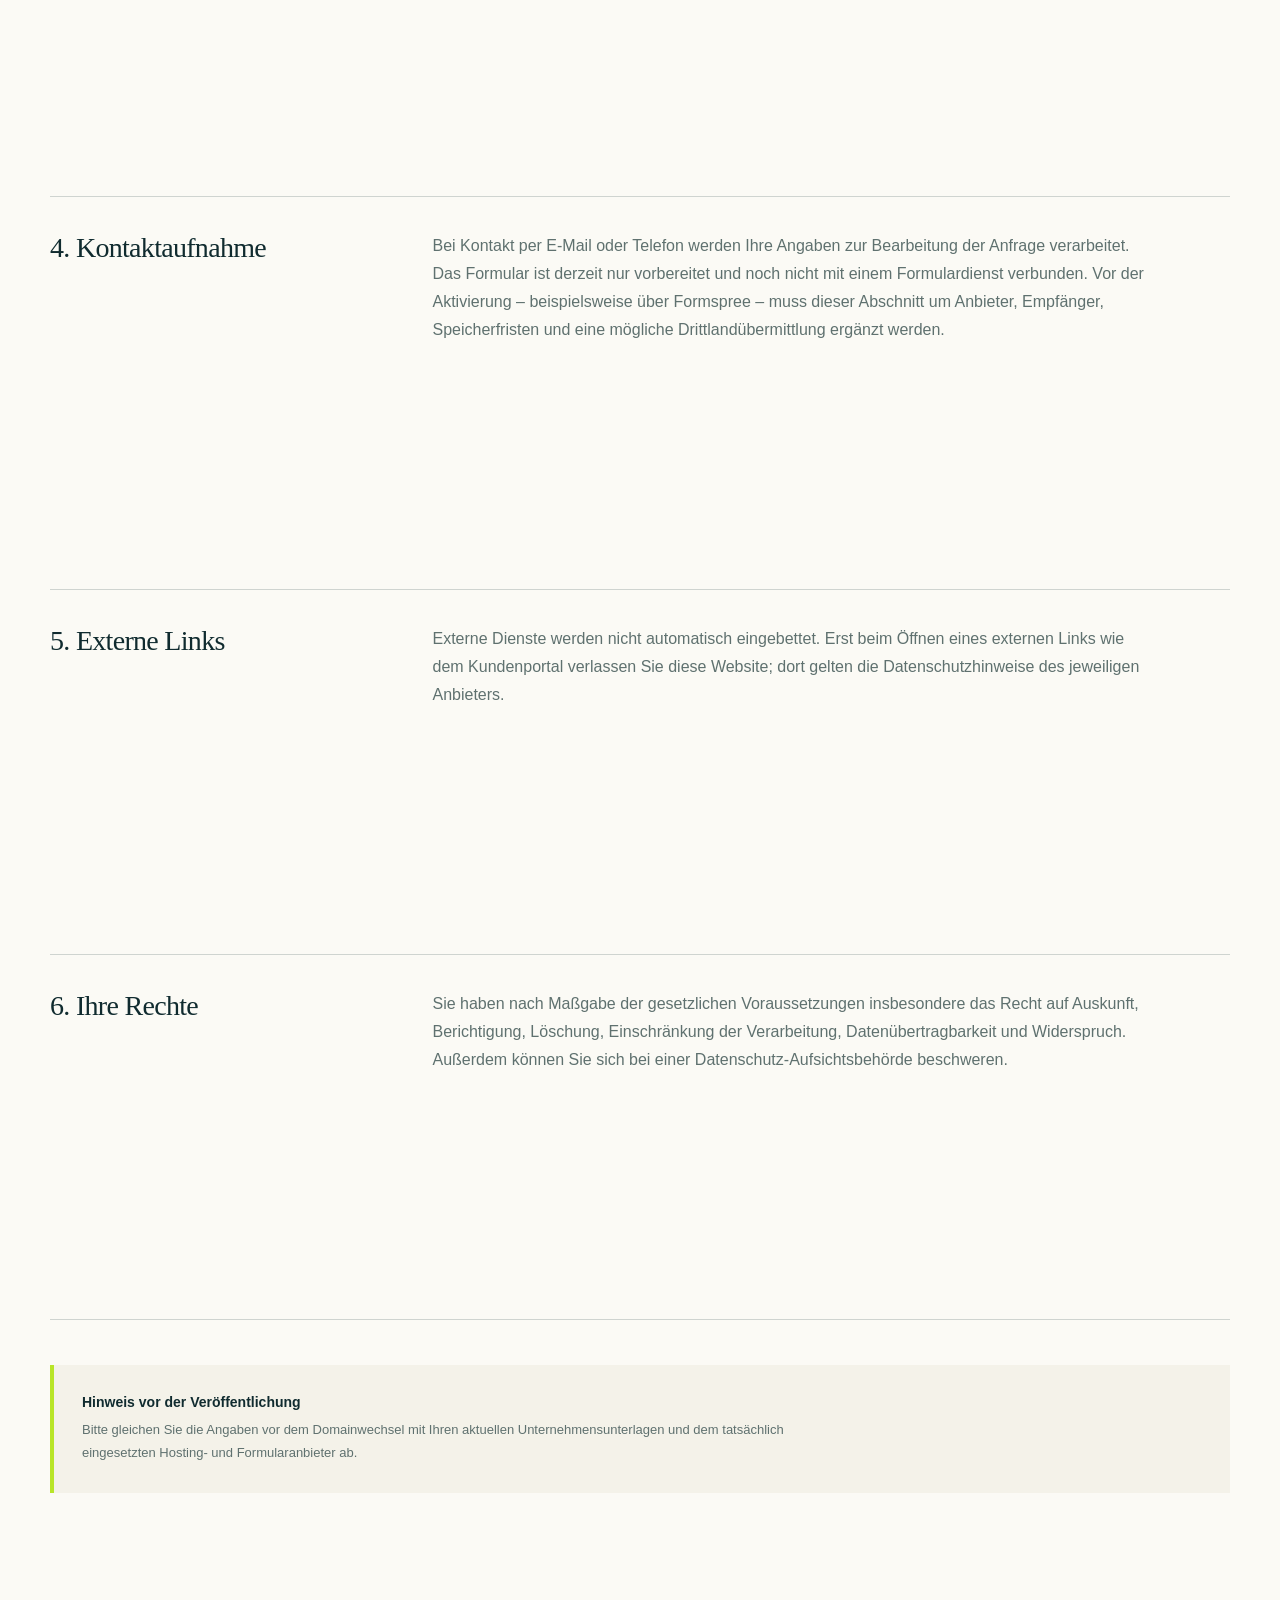
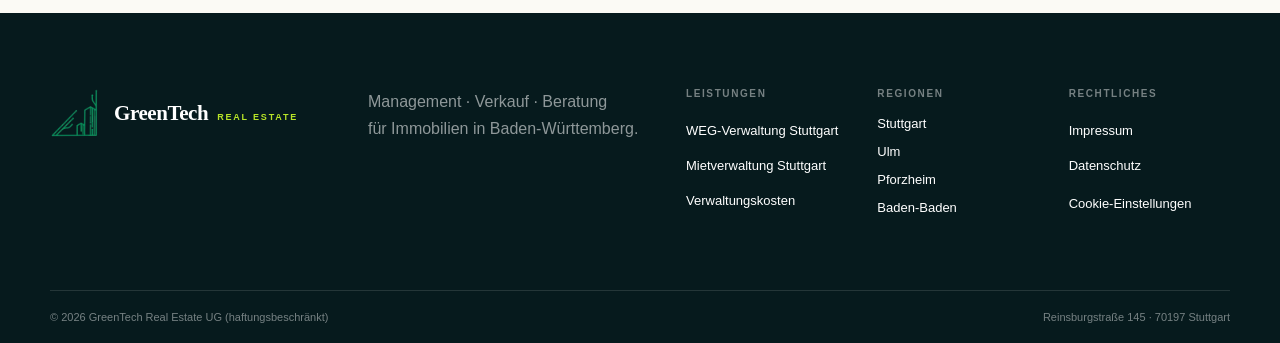
<file: datenschutz.html>
<!doctype html><html lang="de"><head><meta charset="utf-8"><meta name="viewport" content="width=device-width,initial-scale=1"><title>Datenschutz | GreenTech Real Estate</title><meta name="description" content="Transparent erklärt: welche Daten diese Website verarbeitet und welche nicht."><meta name="robots" content="index,follow,max-image-preview:large"><link rel="canonical" href="https://www.greentechrealestate.de/datenschutz.html"><meta property="og:locale" content="de_DE"><meta property="og:type" content="website"><meta property="og:title" content="Datenschutz | GreenTech Real Estate"><meta property="og:description" content="Transparent erklärt: welche Daten diese Website verarbeitet und welche nicht."><meta property="og:url" content="https://www.greentechrealestate.de/datenschutz.html"><script type="application/ld+json">{"@context":"https://schema.org","@type":["RealEstateAgent","LocalBusiness"],"@id":"https://www.greentechrealestate.de/#unternehmen","name":"GreenTech Real Estate UG (haftungsbeschränkt)","url":"https://www.greentechrealestate.de","logo":"https://www.greentechrealestate.de/assets/greentech-logo.png","telephone":"+49 711 34063966","email":"info@gt-re.de","address":{"@type":"PostalAddress","streetAddress":"Reinsburgstraße 145","postalCode":"70197","addressLocality":"Stuttgart","addressRegion":"Baden-Württemberg","addressCountry":"DE"},"areaServed":["Stuttgart","Ulm","Pforzheim","Baden-Baden"]}</script><link rel="stylesheet" href="styles.css"><script src="form-config.js" defer></script><script src="script.js" defer></script></head><body><header class="site-header"><a class="brand brand-logo" href="index.html" aria-label="GreenTech Real Estate – Startseite"><span class="brand-symbol" aria-hidden="true"><img src="[data-uri]" alt="" width="380" height="132"></span><span class="brand-name"><strong>GreenTech</strong><span>Real Estate</span></span></a><button class="menu-button" type="button" aria-label="Menü öffnen" aria-expanded="false"><span></span><span></span></button><nav class="main-nav"><a href="index.html#leistungen">Leistungen</a><a href="preise.html">Preisrechner</a><a class="nav-login" href="https://portal.greentechrealestate.de">Kundenportal</a><a class="button button-small" href="index.html#anfrage">Angebot anfragen <span class="arrow-icon" aria-hidden="true"><svg viewBox="0 0 16 16" focusable="false"><path d="M4 12 12 4M6 4h6v6"></path></svg></span></a></nav><span class="scroll-progress" aria-hidden="true"></span></header><main class="page-transition"><header class="legal-hero"><div class="section-shell"><p class="eyebrow light"><span></span>Rechtliche Angaben</p><h1>Datenschutz</h1><p>Transparent erklärt: welche Daten diese Website verarbeitet und welche nicht.</p></div></header><article class="legal-content section-shell"><section><h2>1. Verantwortlicher</h2><p><strong>GreenTech Real Estate UG (haftungsbeschränkt)</strong><br>Reinsburgstraße 145<br>70197 Stuttgart</p><p>E-Mail: <a href="mailto:info@gt-re.de">info@gt-re.de</a><br>Telefon: <a href="tel:+4971134063966">+49 711 34063966</a></p></section><section><h2>2. Hosting und Server-Protokolle</h2><p>Die für GitHub Pages vorbereitete Website wird über die Infrastruktur von GitHub bereitgestellt. Beim Aufruf können technisch erforderliche Verbindungsdaten wie IP-Adresse, Zeitpunkt, aufgerufene Datei, Browser- und Betriebssystemangaben verarbeitet werden. Dies dient der sicheren und stabilen Bereitstellung der Website auf Grundlage von Art. 6 Abs. 1 lit. f DSGVO.</p></section><section><h2>3. Cookies und lokaler Speicher</h2><p>Diese Website setzt derzeit keine Analyse-, Statistik- oder Marketing-Cookies ein. Es werden keine Tracking-Pixel, eingebetteten Videos oder extern geladenen Karten verwendet.</p><div class="legal-table"><div><strong>Eintrag</strong><strong>Zweck und Dauer</strong></div><div><span><code>gt_privacy_notice_v1</code></span><span>Merkt lokal im Browser, dass der Datenschutzhinweis bestätigt wurde. Der Eintrag bleibt bis zum Löschen der Browserdaten oder bis zu einer neuen Version bestehen.</span></div></div></section><section><h2>4. Kontaktaufnahme</h2><p>Bei Kontakt per E-Mail oder Telefon werden Ihre Angaben zur Bearbeitung der Anfrage verarbeitet. Das Formular ist derzeit nur vorbereitet und noch nicht mit einem Formulardienst verbunden. Vor der Aktivierung – beispielsweise über Formspree – muss dieser Abschnitt um Anbieter, Empfänger, Speicherfristen und eine mögliche Drittlandübermittlung ergänzt werden.</p></section><section><h2>5. Externe Links</h2><p>Externe Dienste werden nicht automatisch eingebettet. Erst beim Öffnen eines externen Links wie dem Kundenportal verlassen Sie diese Website; dort gelten die Datenschutzhinweise des jeweiligen Anbieters.</p></section><section><h2>6. Ihre Rechte</h2><p>Sie haben nach Maßgabe der gesetzlichen Voraussetzungen insbesondere das Recht auf Auskunft, Berichtigung, Löschung, Einschränkung der Verarbeitung, Datenübertragbarkeit und Widerspruch. Außerdem können Sie sich bei einer Datenschutz-Aufsichtsbehörde beschweren.</p></section><aside class="legal-note"><strong>Hinweis vor der Veröffentlichung</strong><p>Bitte gleichen Sie die Angaben vor dem Domainwechsel mit Ihren aktuellen Unternehmensunterlagen und dem tatsächlich eingesetzten Hosting- und Formularanbieter ab.</p></aside></article></main><footer><div class="footer-top section-shell"><a class="brand brand-logo footer-logo" href="index.html" aria-label="GreenTech Real Estate – Startseite"><span class="brand-symbol" aria-hidden="true"><img src="[data-uri]" alt="" width="380" height="132"></span><span class="brand-name"><strong>GreenTech</strong><span>Real Estate</span></span></a><p>Management · Verkauf · Beratung<br>für Immobilien in Baden-Württemberg.</p><div class="footer-navigation"><nav class="footer-links" aria-label="Leistungen"><strong>Leistungen</strong><a href="weg-verwaltung.html">WEG-Verwaltung Stuttgart</a><a href="mietverwaltung.html">Mietverwaltung Stuttgart</a><a href="preise.html">Verwaltungskosten</a></nav><nav class="footer-links" aria-label="Regionen"><strong>Regionen</strong><a href="index.html#stuttgart">Stuttgart</a><a href="hausverwaltung-ulm.html">Ulm</a><a href="hausverwaltung-pforzheim.html">Pforzheim</a><a href="hausverwaltung-baden-baden.html">Baden-Baden</a></nav><nav class="footer-links" aria-label="Rechtliches"><strong>Rechtliches</strong><a href="impressum.html">Impressum</a><a href="datenschutz.html">Datenschutz</a><button class="footer-cookie-button" type="button" data-cookie-settings>Cookie-Einstellungen</button></nav></div></div><div class="footer-bottom section-shell"><span>© 2026 GreenTech Real Estate UG (haftungsbeschränkt)</span><span>Reinsburgstraße 145 · 70197 Stuttgart</span></div></footer></body></html>
</file>
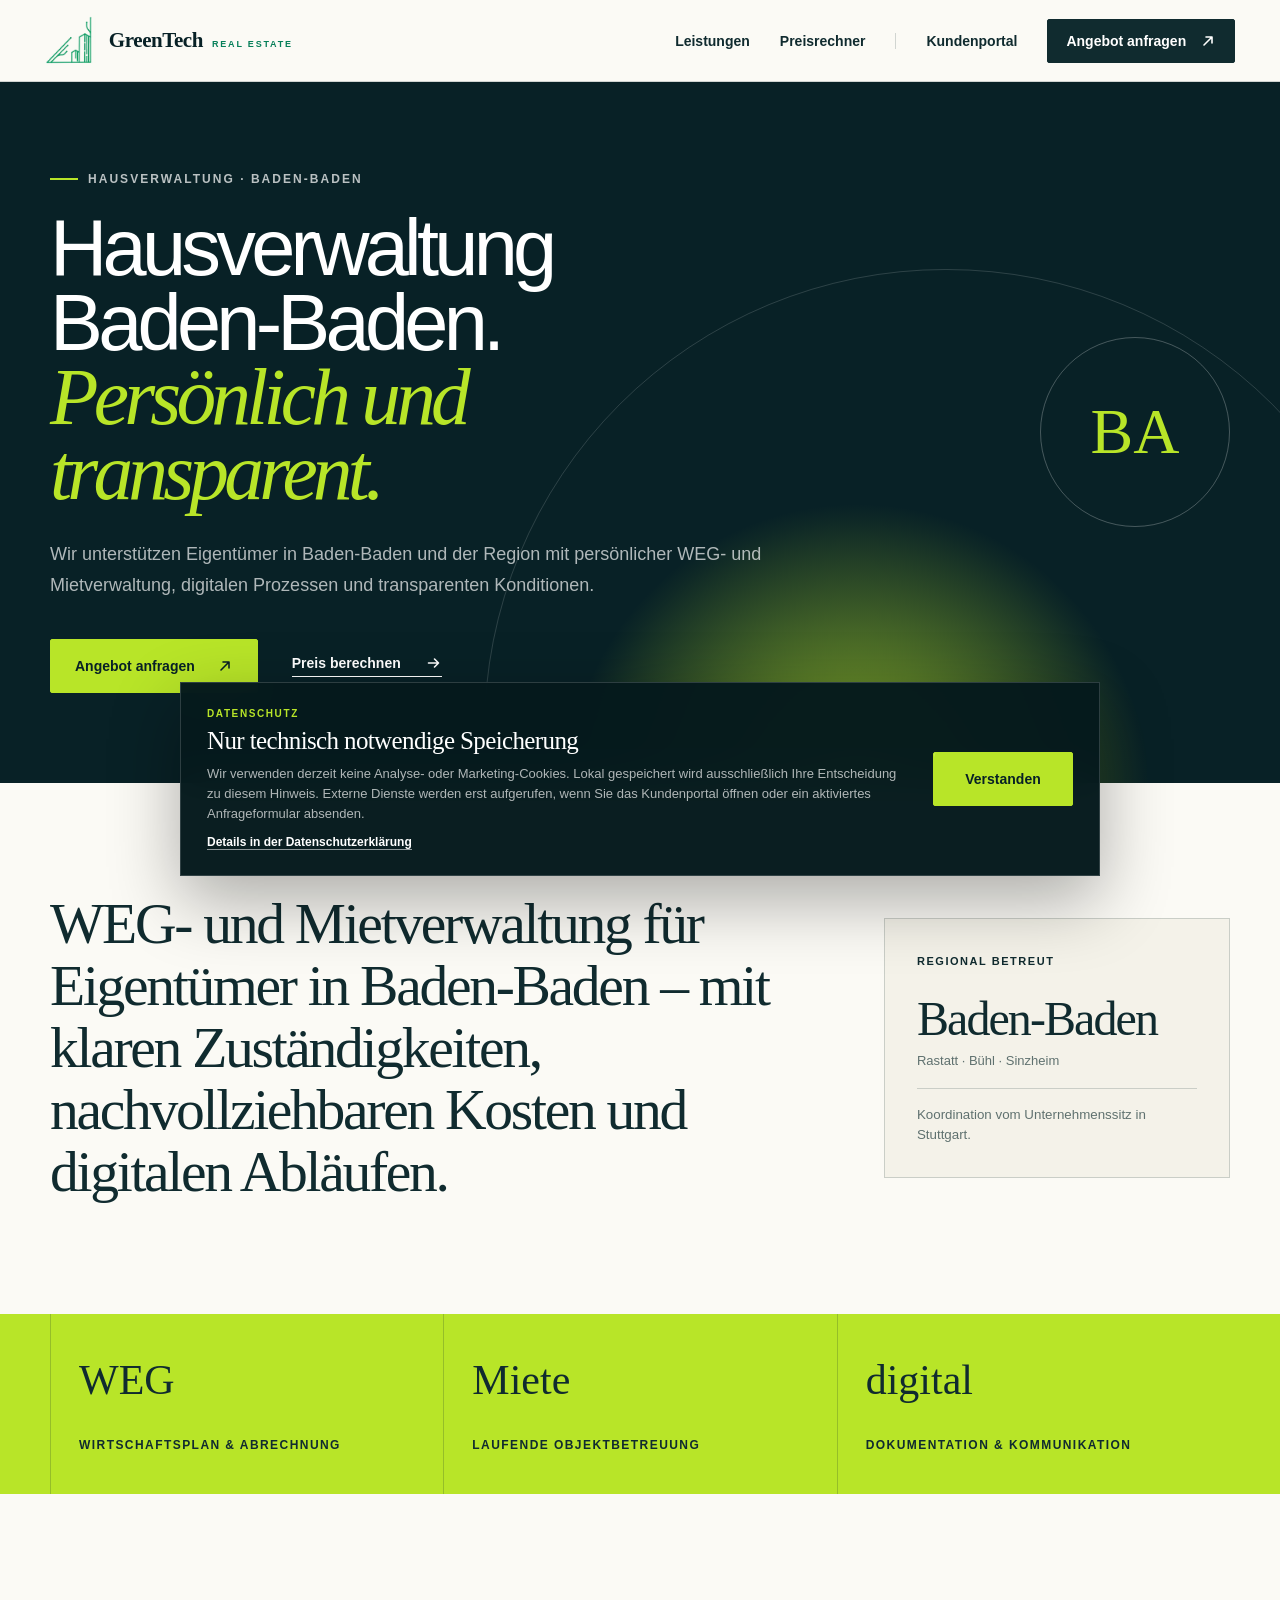
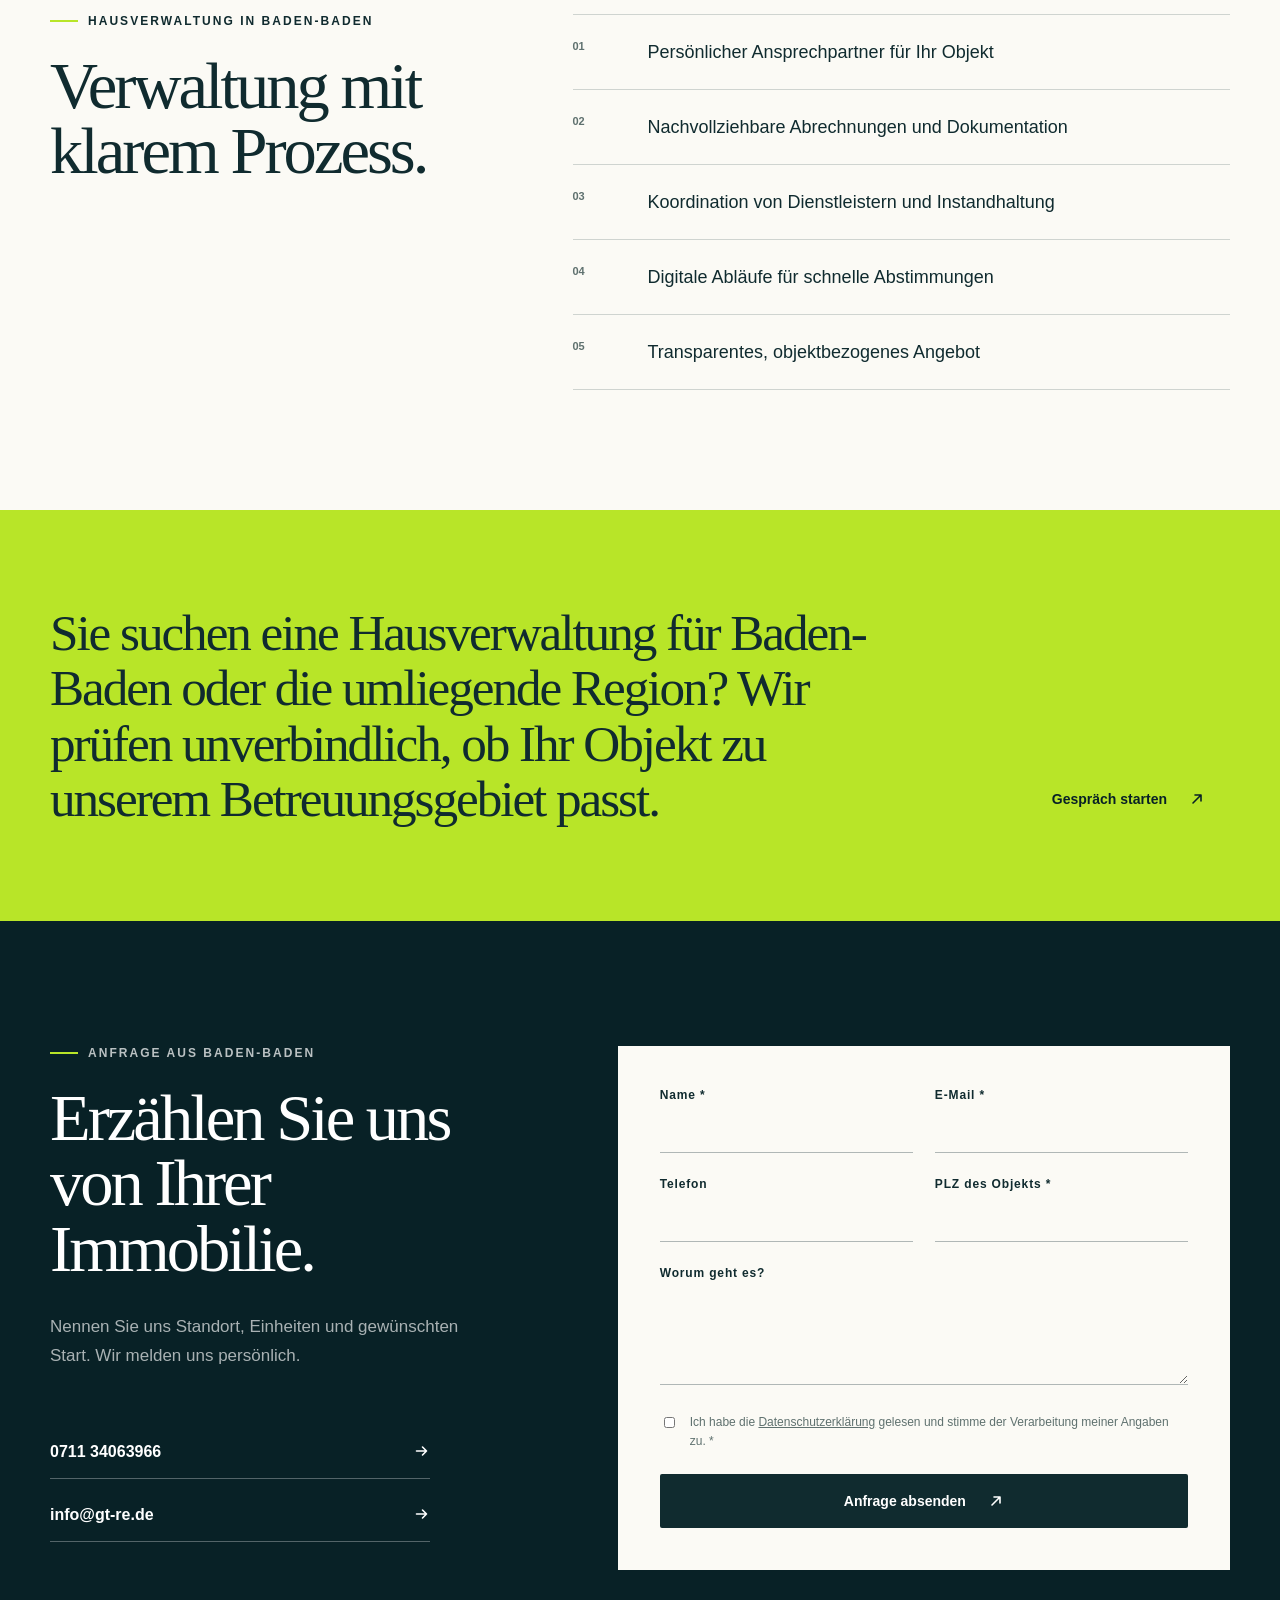
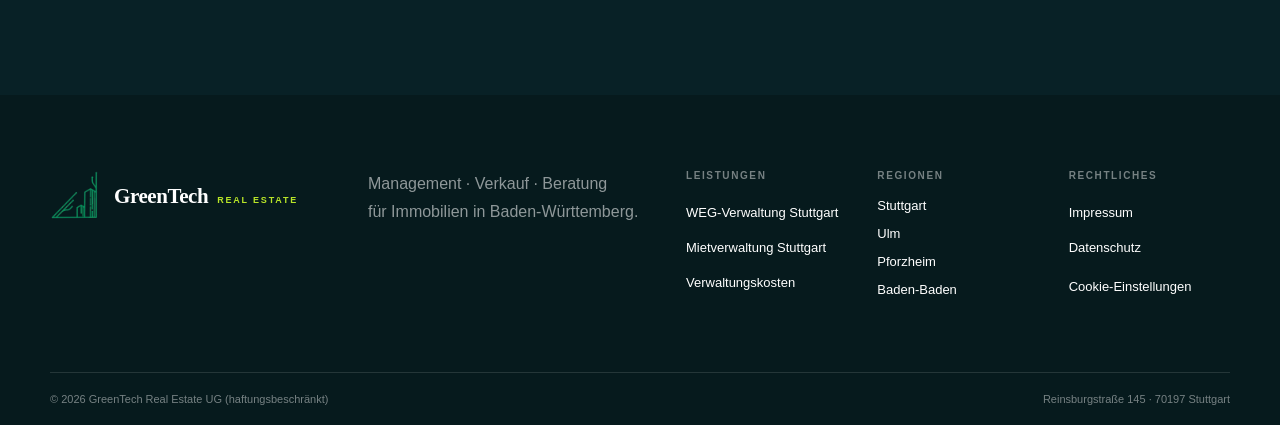
<file: hausverwaltung-baden-baden.html>
<!doctype html><html lang="de"><head><meta charset="utf-8"><meta name="viewport" content="width=device-width,initial-scale=1"><title>Hausverwaltung Baden-Baden | GreenTech Real Estate</title><meta name="description" content="Hausverwaltung in Baden-Baden und Umgebung für WEGs und Mietobjekte. Persönliche Betreuung, digitale Abläufe und transparente Kosten."><meta name="robots" content="index,follow,max-image-preview:large"><link rel="canonical" href="https://www.greentechrealestate.de/hausverwaltung-baden-baden.html"><meta property="og:locale" content="de_DE"><meta property="og:type" content="website"><meta property="og:title" content="Hausverwaltung Baden-Baden | GreenTech Real Estate"><meta property="og:description" content="Hausverwaltung in Baden-Baden und Umgebung für WEGs und Mietobjekte. Persönliche Betreuung, digitale Abläufe und transparente Kosten."><meta property="og:url" content="https://www.greentechrealestate.de/hausverwaltung-baden-baden.html"><script type="application/ld+json">{"@context":"https://schema.org","@type":["RealEstateAgent","LocalBusiness"],"@id":"https://www.greentechrealestate.de/#unternehmen","name":"GreenTech Real Estate UG (haftungsbeschränkt)","url":"https://www.greentechrealestate.de","logo":"https://www.greentechrealestate.de/assets/greentech-logo.png","telephone":"+49 711 34063966","email":"info@gt-re.de","address":{"@type":"PostalAddress","streetAddress":"Reinsburgstraße 145","postalCode":"70197","addressLocality":"Stuttgart","addressRegion":"Baden-Württemberg","addressCountry":"DE"},"areaServed":["Stuttgart","Ulm","Pforzheim","Baden-Baden"]}</script><link rel="stylesheet" href="styles.css"><script src="form-config.js" defer></script><script src="script.js" defer></script></head><body><header class="site-header"><a class="brand brand-logo" href="index.html" aria-label="GreenTech Real Estate – Startseite"><span class="brand-symbol" aria-hidden="true"><img src="[data-uri]" alt="" width="380" height="132"></span><span class="brand-name"><strong>GreenTech</strong><span>Real Estate</span></span></a><button class="menu-button" type="button" aria-label="Menü öffnen" aria-expanded="false"><span></span><span></span></button><nav class="main-nav"><a href="index.html#leistungen">Leistungen</a><a href="preise.html">Preisrechner</a><a class="nav-login" href="https://portal.greentechrealestate.de">Kundenportal</a><a class="button button-small" href="index.html#anfrage">Angebot anfragen <span class="arrow-icon" aria-hidden="true"><svg viewBox="0 0 16 16" focusable="false"><path d="M4 12 12 4M6 4h6v6"></path></svg></span></a></nav><span class="scroll-progress" aria-hidden="true"></span></header><main class="page-transition"><script type="application/ld+json">{"@context":"https://schema.org","@type":"Service","name":"Hausverwaltung Baden-Baden","serviceType":["WEG-Verwaltung","Mietverwaltung"],"provider":{"@id":"https://www.greentechrealestate.de/#unternehmen"},"areaServed":["Baden-Baden","Rastatt","Bühl","Sinzheim"]}</script><section class="subhero"><div class="subhero-grid section-shell"><div class="subhero-copy"><p class="eyebrow light"><span></span> Hausverwaltung · Baden-Baden</p><h1>Hausverwaltung Baden-Baden.<br><em>Persönlich und transparent.</em></h1><p>Wir unterstützen Eigentümer in Baden-Baden und der Region mit persönlicher WEG- und Mietverwaltung, digitalen Prozessen und transparenten Konditionen.</p><div class="hero-actions"><a class="button button-light" href="#anfrage">Angebot anfragen <span class="arrow-icon" aria-hidden="true"><svg viewBox="0 0 16 16" focusable="false"><path d="M4 12 12 4M6 4h6v6"></path></svg></span></a><a class="text-link light-link" href="preise.html">Preis berechnen <span class="arrow-icon arrow-icon-right" aria-hidden="true"><svg viewBox="0 0 16 16" focusable="false"><path d="M3 8h10M9 4l4 4-4 4"></path></svg></span></a></div></div><div class="subhero-mark"><span>BA</span></div></div></section><section class="service-intro section-shell"><p class="lead-quote">WEG- und Mietverwaltung für Eigentümer in Baden-Baden – mit klaren Zuständigkeiten, nachvollziehbaren Kosten und digitalen Abläufen.</p><div class="price-callout"><span>Regional betreut</span><strong>Baden-Baden</strong><p>Rastatt · Bühl · Sinzheim</p><small>Koordination vom Unternehmenssitz in Stuttgart.</small></div></section><section class="facts-band"><div class="section-shell facts-grid"><div class="fact"><strong>WEG</strong><span>Wirtschaftsplan &amp; Abrechnung</span></div><div class="fact"><strong>Miete</strong><span>Laufende Objektbetreuung</span></div><div class="fact"><strong>digital</strong><span>Dokumentation &amp; Kommunikation</span></div></div></section><section class="detail-section section-shell"><div><p class="eyebrow"><span></span> Hausverwaltung in Baden-Baden</p><h2>Verwaltung mit<br>klarem Prozess.</h2></div><ul class="feature-list"><li><span>01</span>Persönlicher Ansprechpartner für Ihr Objekt</li><li><span>02</span>Nachvollziehbare Abrechnungen und Dokumentation</li><li><span>03</span>Koordination von Dienstleistern und Instandhaltung</li><li><span>04</span>Digitale Abläufe für schnelle Abstimmungen</li><li><span>05</span>Transparentes, objektbezogenes Angebot</li></ul></section><section class="detail-closing"><div class="section-shell"><p>Sie suchen eine Hausverwaltung für Baden-Baden oder die umliegende Region? Wir prüfen unverbindlich, ob Ihr Objekt zu unserem Betreuungsgebiet passt.</p><a class="button button-light" href="#anfrage">Gespräch starten <span class="arrow-icon" aria-hidden="true"><svg viewBox="0 0 16 16" focusable="false"><path d="M4 12 12 4M6 4h6v6"></path></svg></span></a></div></section><section class="contact-section" id="anfrage"><div class="section-shell contact-grid"><div class="contact-copy"><p class="eyebrow light"><span></span> Anfrage aus Baden-Baden</p><h2>Erzählen Sie uns<br>von Ihrer Immobilie.</h2><p>Nennen Sie uns Standort, Einheiten und gewünschten Start. Wir melden uns persönlich.</p><div class="contact-direct"><a href="tel:+4971134063966">0711 34063966 <span class="arrow-icon arrow-icon-right" aria-hidden="true"><svg viewBox="0 0 16 16" focusable="false"><path d="M3 8h10M9 4l4 4-4 4"></path></svg></span></a><a href="mailto:info@gt-re.de">info@gt-re.de <span class="arrow-icon arrow-icon-right" aria-hidden="true"><svg viewBox="0 0 16 16" focusable="false"><path d="M3 8h10M9 4l4 4-4 4"></path></svg></span></a></div></div><form class="inquiry-form" action="https://formspree.io/f/DEINE_FORM_ID" method="POST"><input type="text" name="_gotcha" class="honeypot" tabindex="-1" autocomplete="off"><input type="hidden" name="_subject" value="Neue Anfrage über greentechrealestate.de"><input type="hidden" name="Leistung" value="WEG-Verwaltung"><div class="form-row"><label><span>Name *</span><input type="text" name="Name" required></label><label><span>E-Mail *</span><input type="email" name="email" required></label></div><div class="form-row"><label><span>Telefon</span><input type="tel" name="Telefon"></label><label><span>PLZ des Objekts *</span><input type="text" name="PLZ" pattern="[0-9]{5}" required></label></div><label><span>Worum geht es?</span><textarea name="Nachricht" rows="4"></textarea></label><label class="checkbox-label"><input type="checkbox" required><span>Ich habe die <a href="datenschutz.html">Datenschutzerklärung</a> gelesen und stimme der Verarbeitung meiner Angaben zu. *</span></label><button class="button button-submit" type="submit">Anfrage absenden <span class="arrow-icon" aria-hidden="true"><svg viewBox="0 0 16 16" focusable="false"><path d="M4 12 12 4M6 4h6v6"></path></svg></span></button><p class="form-notice" hidden></p></form></div></section></main><footer><div class="footer-top section-shell"><a class="brand brand-logo footer-logo" href="index.html" aria-label="GreenTech Real Estate – Startseite"><span class="brand-symbol" aria-hidden="true"><img src="[data-uri]" alt="" width="380" height="132"></span><span class="brand-name"><strong>GreenTech</strong><span>Real Estate</span></span></a><p>Management · Verkauf · Beratung<br>für Immobilien in Baden-Württemberg.</p><div class="footer-navigation"><nav class="footer-links" aria-label="Leistungen"><strong>Leistungen</strong><a href="weg-verwaltung.html">WEG-Verwaltung Stuttgart</a><a href="mietverwaltung.html">Mietverwaltung Stuttgart</a><a href="preise.html">Verwaltungskosten</a></nav><nav class="footer-links" aria-label="Regionen"><strong>Regionen</strong><a href="index.html#stuttgart">Stuttgart</a><a href="hausverwaltung-ulm.html">Ulm</a><a href="hausverwaltung-pforzheim.html">Pforzheim</a><a href="hausverwaltung-baden-baden.html">Baden-Baden</a></nav><nav class="footer-links" aria-label="Rechtliches"><strong>Rechtliches</strong><a href="impressum.html">Impressum</a><a href="datenschutz.html">Datenschutz</a><button class="footer-cookie-button" type="button" data-cookie-settings>Cookie-Einstellungen</button></nav></div></div><div class="footer-bottom section-shell"><span>© 2026 GreenTech Real Estate UG (haftungsbeschränkt)</span><span>Reinsburgstraße 145 · 70197 Stuttgart</span></div></footer></body></html>
</file>
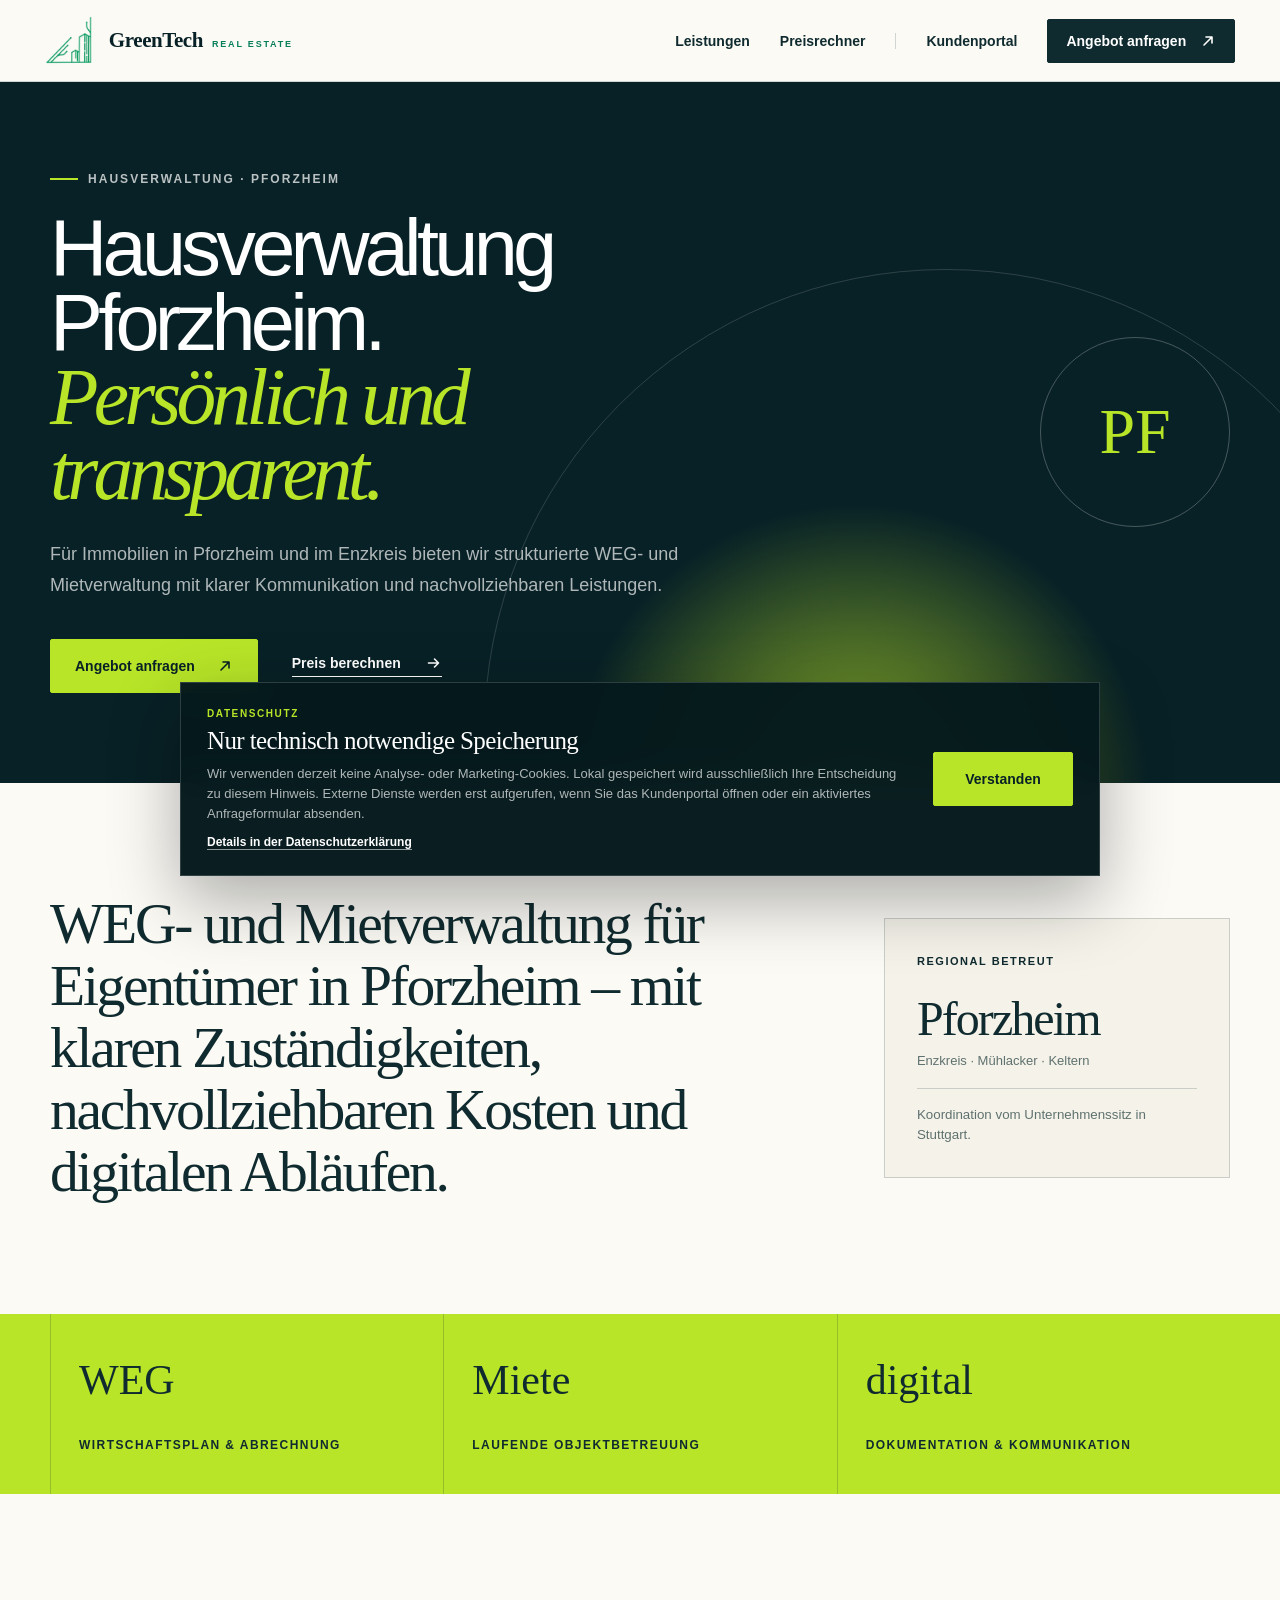
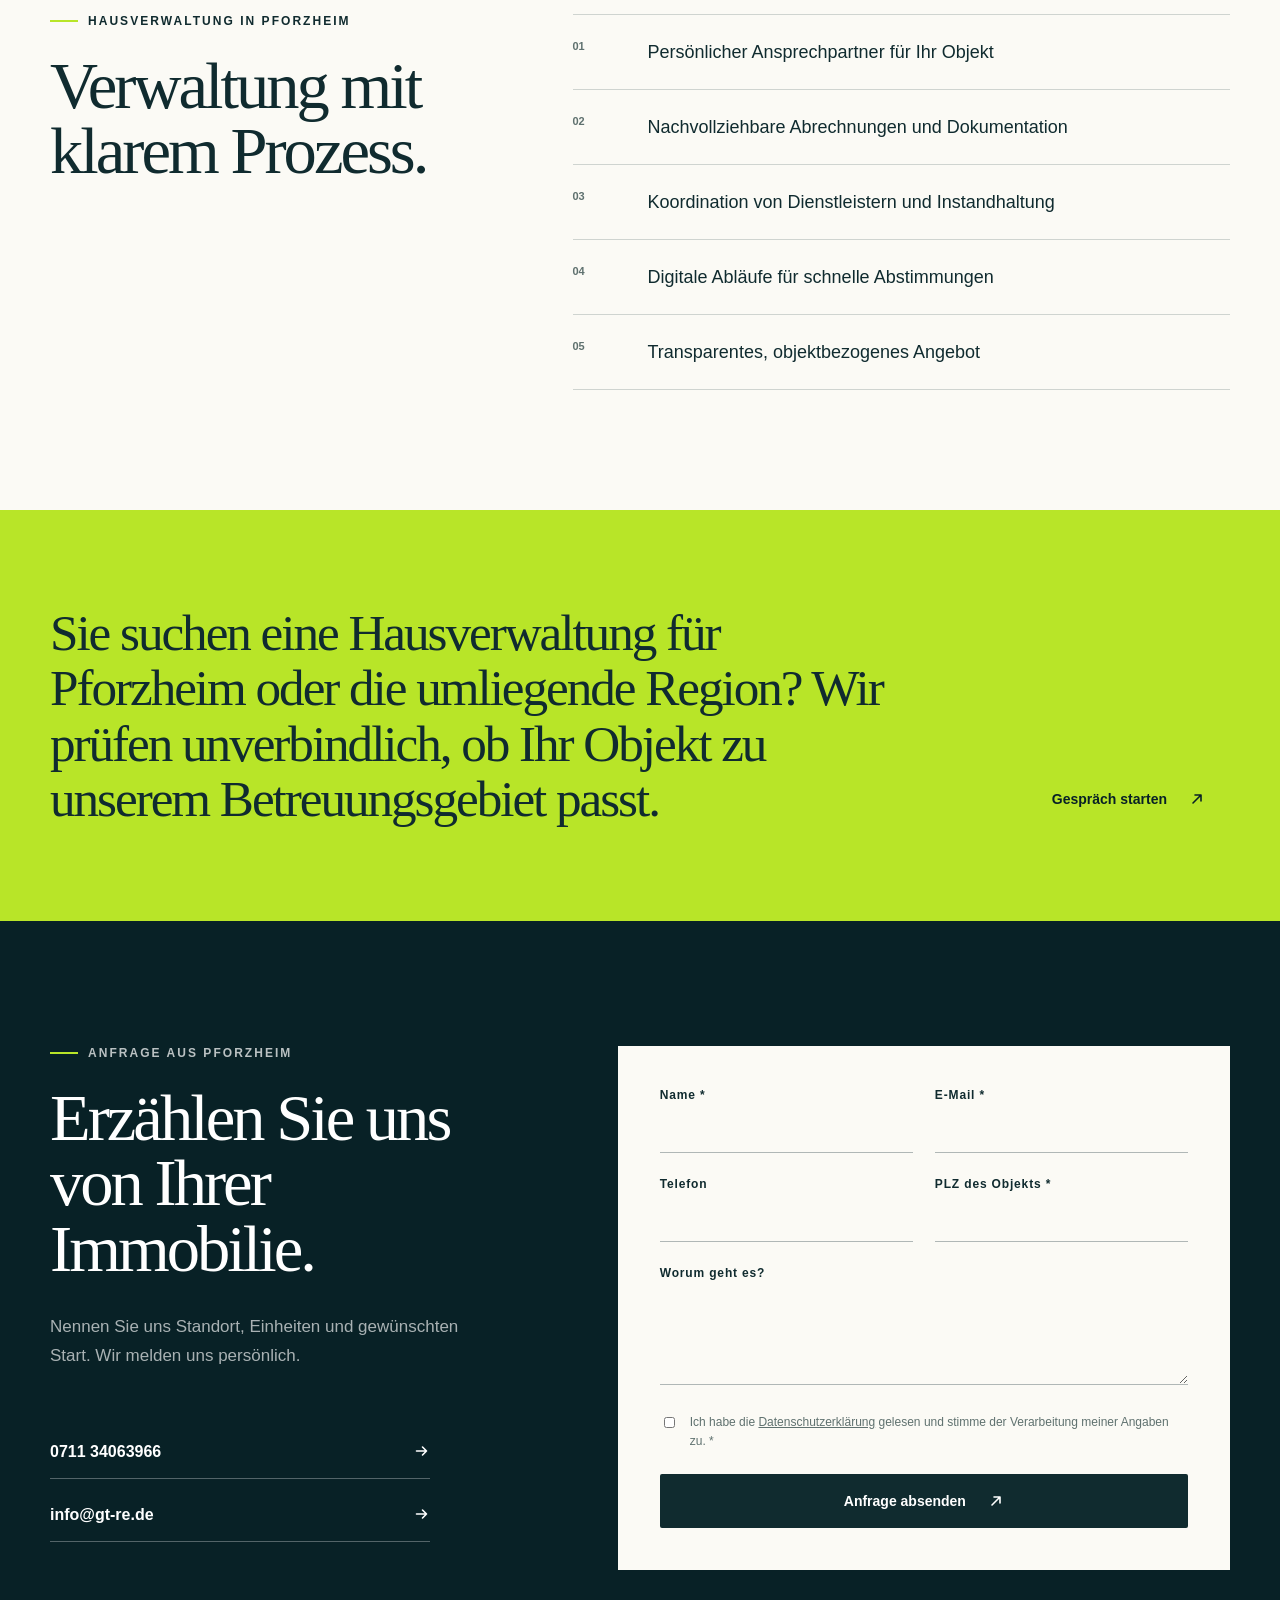
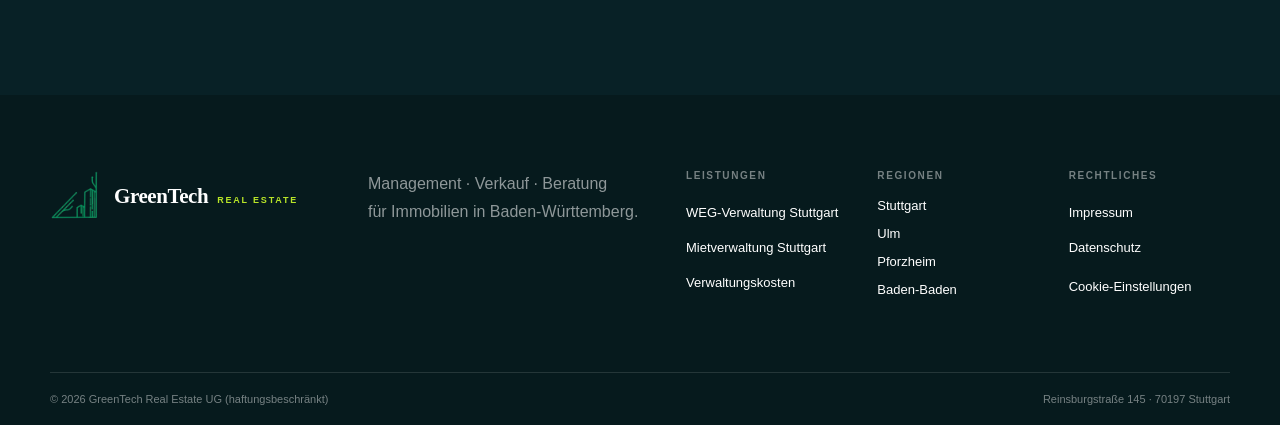
<file: hausverwaltung-pforzheim.html>
<!doctype html><html lang="de"><head><meta charset="utf-8"><meta name="viewport" content="width=device-width,initial-scale=1"><title>Hausverwaltung Pforzheim | GreenTech Real Estate</title><meta name="description" content="Hausverwaltung in Pforzheim und Umgebung für WEGs und Mietobjekte. Persönliche Betreuung, digitale Abläufe und transparente Kosten."><meta name="robots" content="index,follow,max-image-preview:large"><link rel="canonical" href="https://www.greentechrealestate.de/hausverwaltung-pforzheim.html"><meta property="og:locale" content="de_DE"><meta property="og:type" content="website"><meta property="og:title" content="Hausverwaltung Pforzheim | GreenTech Real Estate"><meta property="og:description" content="Hausverwaltung in Pforzheim und Umgebung für WEGs und Mietobjekte. Persönliche Betreuung, digitale Abläufe und transparente Kosten."><meta property="og:url" content="https://www.greentechrealestate.de/hausverwaltung-pforzheim.html"><script type="application/ld+json">{"@context":"https://schema.org","@type":["RealEstateAgent","LocalBusiness"],"@id":"https://www.greentechrealestate.de/#unternehmen","name":"GreenTech Real Estate UG (haftungsbeschränkt)","url":"https://www.greentechrealestate.de","logo":"https://www.greentechrealestate.de/assets/greentech-logo.png","telephone":"+49 711 34063966","email":"info@gt-re.de","address":{"@type":"PostalAddress","streetAddress":"Reinsburgstraße 145","postalCode":"70197","addressLocality":"Stuttgart","addressRegion":"Baden-Württemberg","addressCountry":"DE"},"areaServed":["Stuttgart","Ulm","Pforzheim","Baden-Baden"]}</script><link rel="stylesheet" href="styles.css"><script src="form-config.js" defer></script><script src="script.js" defer></script></head><body><header class="site-header"><a class="brand brand-logo" href="index.html" aria-label="GreenTech Real Estate – Startseite"><span class="brand-symbol" aria-hidden="true"><img src="[data-uri]" alt="" width="380" height="132"></span><span class="brand-name"><strong>GreenTech</strong><span>Real Estate</span></span></a><button class="menu-button" type="button" aria-label="Menü öffnen" aria-expanded="false"><span></span><span></span></button><nav class="main-nav"><a href="index.html#leistungen">Leistungen</a><a href="preise.html">Preisrechner</a><a class="nav-login" href="https://portal.greentechrealestate.de">Kundenportal</a><a class="button button-small" href="index.html#anfrage">Angebot anfragen <span class="arrow-icon" aria-hidden="true"><svg viewBox="0 0 16 16" focusable="false"><path d="M4 12 12 4M6 4h6v6"></path></svg></span></a></nav><span class="scroll-progress" aria-hidden="true"></span></header><main class="page-transition"><script type="application/ld+json">{"@context":"https://schema.org","@type":"Service","name":"Hausverwaltung Pforzheim","serviceType":["WEG-Verwaltung","Mietverwaltung"],"provider":{"@id":"https://www.greentechrealestate.de/#unternehmen"},"areaServed":["Pforzheim","Enzkreis","Mühlacker","Keltern"]}</script><section class="subhero"><div class="subhero-grid section-shell"><div class="subhero-copy"><p class="eyebrow light"><span></span> Hausverwaltung · Pforzheim</p><h1>Hausverwaltung Pforzheim.<br><em>Persönlich und transparent.</em></h1><p>Für Immobilien in Pforzheim und im Enzkreis bieten wir strukturierte WEG- und Mietverwaltung mit klarer Kommunikation und nachvollziehbaren Leistungen.</p><div class="hero-actions"><a class="button button-light" href="#anfrage">Angebot anfragen <span class="arrow-icon" aria-hidden="true"><svg viewBox="0 0 16 16" focusable="false"><path d="M4 12 12 4M6 4h6v6"></path></svg></span></a><a class="text-link light-link" href="preise.html">Preis berechnen <span class="arrow-icon arrow-icon-right" aria-hidden="true"><svg viewBox="0 0 16 16" focusable="false"><path d="M3 8h10M9 4l4 4-4 4"></path></svg></span></a></div></div><div class="subhero-mark"><span>PF</span></div></div></section><section class="service-intro section-shell"><p class="lead-quote">WEG- und Mietverwaltung für Eigentümer in Pforzheim – mit klaren Zuständigkeiten, nachvollziehbaren Kosten und digitalen Abläufen.</p><div class="price-callout"><span>Regional betreut</span><strong>Pforzheim</strong><p>Enzkreis · Mühlacker · Keltern</p><small>Koordination vom Unternehmenssitz in Stuttgart.</small></div></section><section class="facts-band"><div class="section-shell facts-grid"><div class="fact"><strong>WEG</strong><span>Wirtschaftsplan &amp; Abrechnung</span></div><div class="fact"><strong>Miete</strong><span>Laufende Objektbetreuung</span></div><div class="fact"><strong>digital</strong><span>Dokumentation &amp; Kommunikation</span></div></div></section><section class="detail-section section-shell"><div><p class="eyebrow"><span></span> Hausverwaltung in Pforzheim</p><h2>Verwaltung mit<br>klarem Prozess.</h2></div><ul class="feature-list"><li><span>01</span>Persönlicher Ansprechpartner für Ihr Objekt</li><li><span>02</span>Nachvollziehbare Abrechnungen und Dokumentation</li><li><span>03</span>Koordination von Dienstleistern und Instandhaltung</li><li><span>04</span>Digitale Abläufe für schnelle Abstimmungen</li><li><span>05</span>Transparentes, objektbezogenes Angebot</li></ul></section><section class="detail-closing"><div class="section-shell"><p>Sie suchen eine Hausverwaltung für Pforzheim oder die umliegende Region? Wir prüfen unverbindlich, ob Ihr Objekt zu unserem Betreuungsgebiet passt.</p><a class="button button-light" href="#anfrage">Gespräch starten <span class="arrow-icon" aria-hidden="true"><svg viewBox="0 0 16 16" focusable="false"><path d="M4 12 12 4M6 4h6v6"></path></svg></span></a></div></section><section class="contact-section" id="anfrage"><div class="section-shell contact-grid"><div class="contact-copy"><p class="eyebrow light"><span></span> Anfrage aus Pforzheim</p><h2>Erzählen Sie uns<br>von Ihrer Immobilie.</h2><p>Nennen Sie uns Standort, Einheiten und gewünschten Start. Wir melden uns persönlich.</p><div class="contact-direct"><a href="tel:+4971134063966">0711 34063966 <span class="arrow-icon arrow-icon-right" aria-hidden="true"><svg viewBox="0 0 16 16" focusable="false"><path d="M3 8h10M9 4l4 4-4 4"></path></svg></span></a><a href="mailto:info@gt-re.de">info@gt-re.de <span class="arrow-icon arrow-icon-right" aria-hidden="true"><svg viewBox="0 0 16 16" focusable="false"><path d="M3 8h10M9 4l4 4-4 4"></path></svg></span></a></div></div><form class="inquiry-form" action="https://formspree.io/f/DEINE_FORM_ID" method="POST"><input type="text" name="_gotcha" class="honeypot" tabindex="-1" autocomplete="off"><input type="hidden" name="_subject" value="Neue Anfrage über greentechrealestate.de"><input type="hidden" name="Leistung" value="WEG-Verwaltung"><div class="form-row"><label><span>Name *</span><input type="text" name="Name" required></label><label><span>E-Mail *</span><input type="email" name="email" required></label></div><div class="form-row"><label><span>Telefon</span><input type="tel" name="Telefon"></label><label><span>PLZ des Objekts *</span><input type="text" name="PLZ" pattern="[0-9]{5}" required></label></div><label><span>Worum geht es?</span><textarea name="Nachricht" rows="4"></textarea></label><label class="checkbox-label"><input type="checkbox" required><span>Ich habe die <a href="datenschutz.html">Datenschutzerklärung</a> gelesen und stimme der Verarbeitung meiner Angaben zu. *</span></label><button class="button button-submit" type="submit">Anfrage absenden <span class="arrow-icon" aria-hidden="true"><svg viewBox="0 0 16 16" focusable="false"><path d="M4 12 12 4M6 4h6v6"></path></svg></span></button><p class="form-notice" hidden></p></form></div></section></main><footer><div class="footer-top section-shell"><a class="brand brand-logo footer-logo" href="index.html" aria-label="GreenTech Real Estate – Startseite"><span class="brand-symbol" aria-hidden="true"><img src="[data-uri]" alt="" width="380" height="132"></span><span class="brand-name"><strong>GreenTech</strong><span>Real Estate</span></span></a><p>Management · Verkauf · Beratung<br>für Immobilien in Baden-Württemberg.</p><div class="footer-navigation"><nav class="footer-links" aria-label="Leistungen"><strong>Leistungen</strong><a href="weg-verwaltung.html">WEG-Verwaltung Stuttgart</a><a href="mietverwaltung.html">Mietverwaltung Stuttgart</a><a href="preise.html">Verwaltungskosten</a></nav><nav class="footer-links" aria-label="Regionen"><strong>Regionen</strong><a href="index.html#stuttgart">Stuttgart</a><a href="hausverwaltung-ulm.html">Ulm</a><a href="hausverwaltung-pforzheim.html">Pforzheim</a><a href="hausverwaltung-baden-baden.html">Baden-Baden</a></nav><nav class="footer-links" aria-label="Rechtliches"><strong>Rechtliches</strong><a href="impressum.html">Impressum</a><a href="datenschutz.html">Datenschutz</a><button class="footer-cookie-button" type="button" data-cookie-settings>Cookie-Einstellungen</button></nav></div></div><div class="footer-bottom section-shell"><span>© 2026 GreenTech Real Estate UG (haftungsbeschränkt)</span><span>Reinsburgstraße 145 · 70197 Stuttgart</span></div></footer></body></html>
</file>
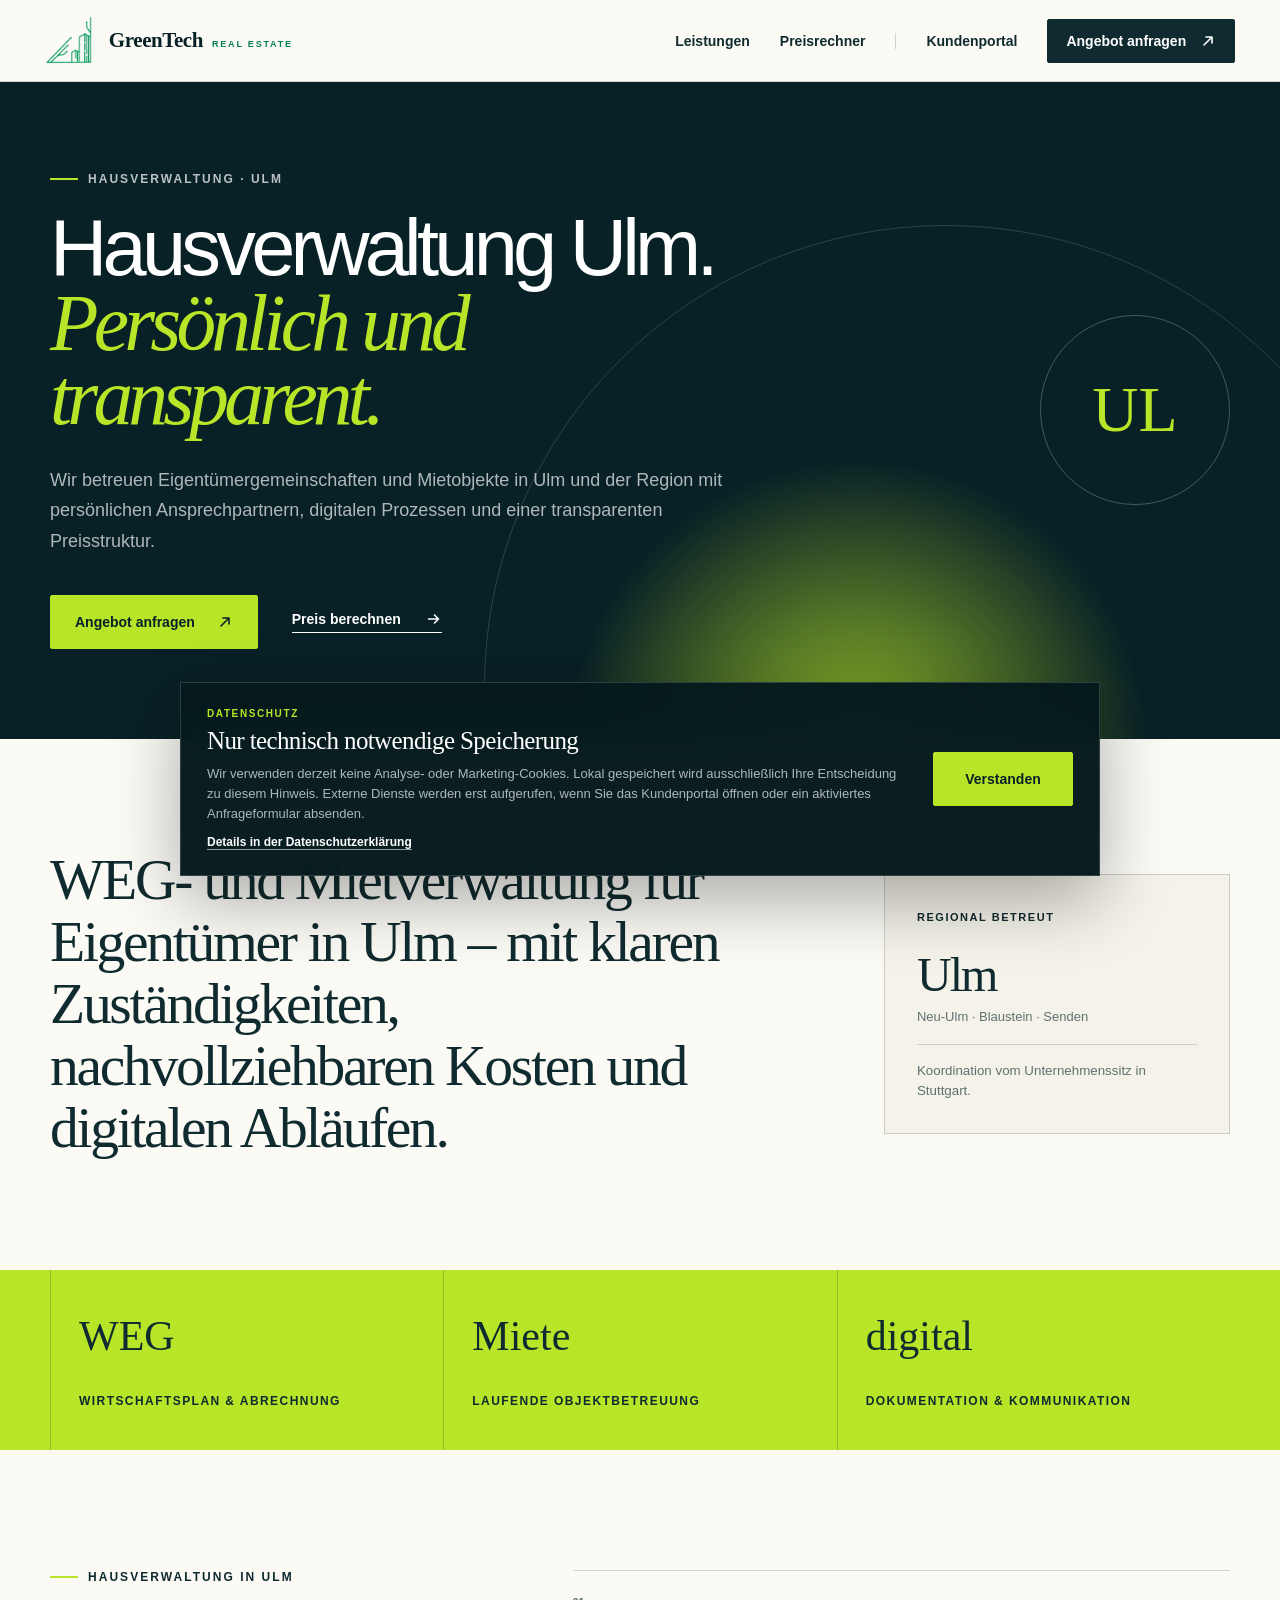
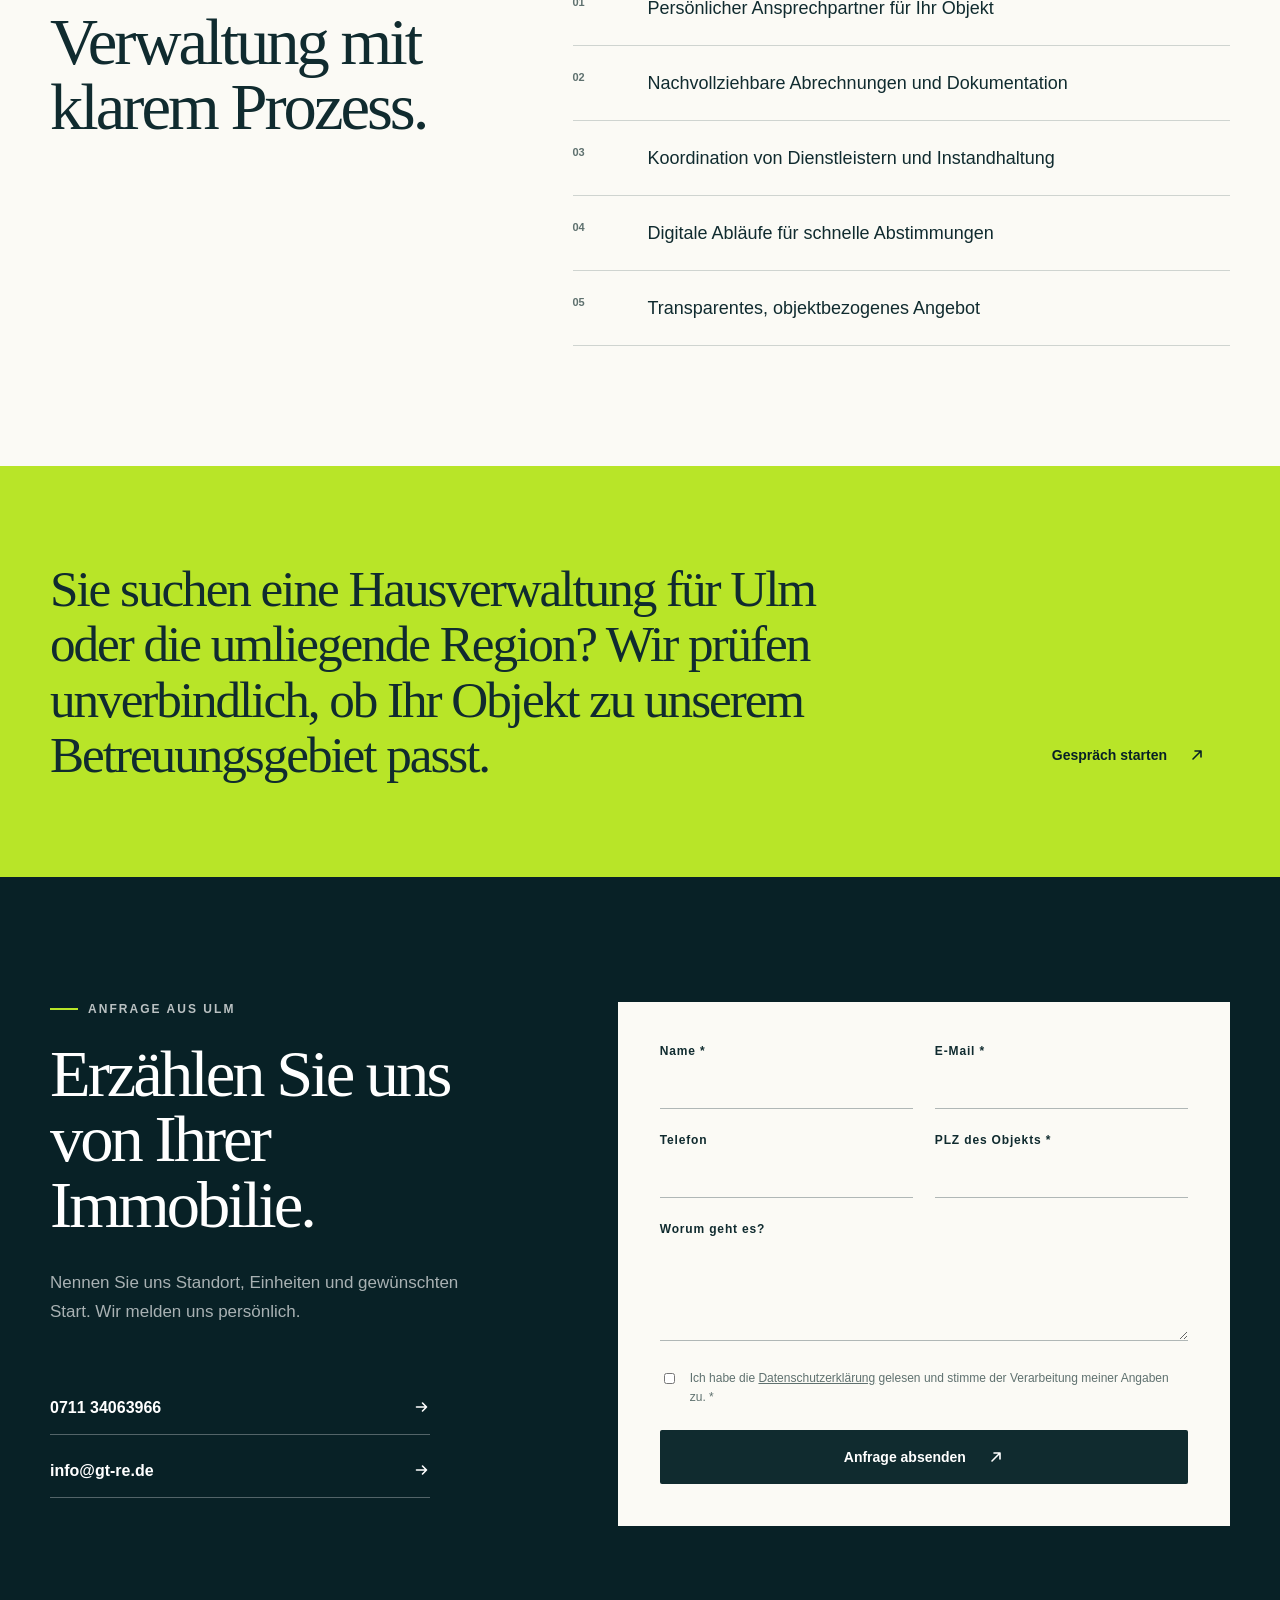
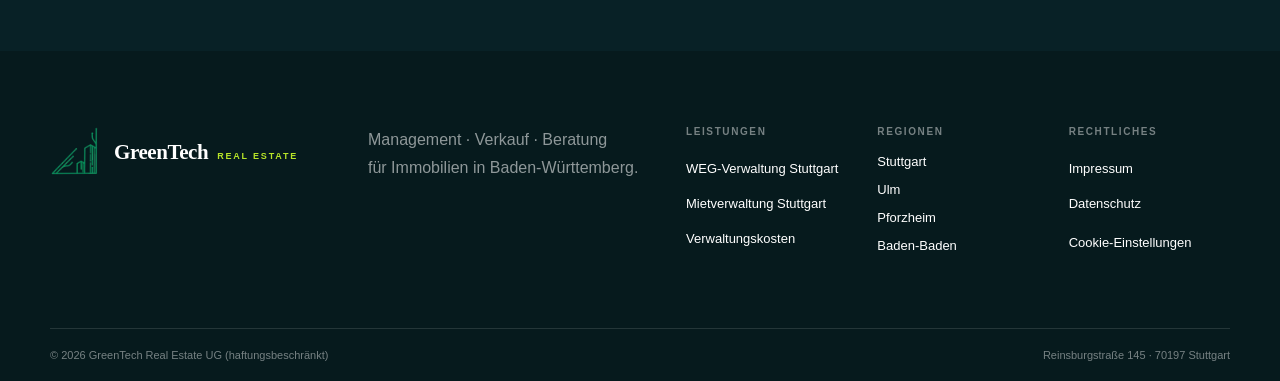
<file: hausverwaltung-ulm.html>
<!doctype html><html lang="de"><head><meta charset="utf-8"><meta name="viewport" content="width=device-width,initial-scale=1"><title>Hausverwaltung Ulm | GreenTech Real Estate</title><meta name="description" content="Hausverwaltung in Ulm und Umgebung für WEGs und Mietobjekte. Persönliche Betreuung, digitale Abläufe und transparente Kosten."><meta name="robots" content="index,follow,max-image-preview:large"><link rel="canonical" href="https://www.greentechrealestate.de/hausverwaltung-ulm.html"><meta property="og:locale" content="de_DE"><meta property="og:type" content="website"><meta property="og:title" content="Hausverwaltung Ulm | GreenTech Real Estate"><meta property="og:description" content="Hausverwaltung in Ulm und Umgebung für WEGs und Mietobjekte. Persönliche Betreuung, digitale Abläufe und transparente Kosten."><meta property="og:url" content="https://www.greentechrealestate.de/hausverwaltung-ulm.html"><script type="application/ld+json">{"@context":"https://schema.org","@type":["RealEstateAgent","LocalBusiness"],"@id":"https://www.greentechrealestate.de/#unternehmen","name":"GreenTech Real Estate UG (haftungsbeschränkt)","url":"https://www.greentechrealestate.de","logo":"https://www.greentechrealestate.de/assets/greentech-logo.png","telephone":"+49 711 34063966","email":"info@gt-re.de","address":{"@type":"PostalAddress","streetAddress":"Reinsburgstraße 145","postalCode":"70197","addressLocality":"Stuttgart","addressRegion":"Baden-Württemberg","addressCountry":"DE"},"areaServed":["Stuttgart","Ulm","Pforzheim","Baden-Baden"]}</script><link rel="stylesheet" href="styles.css"><script src="form-config.js" defer></script><script src="script.js" defer></script></head><body><header class="site-header"><a class="brand brand-logo" href="index.html" aria-label="GreenTech Real Estate – Startseite"><span class="brand-symbol" aria-hidden="true"><img src="[data-uri]" alt="" width="380" height="132"></span><span class="brand-name"><strong>GreenTech</strong><span>Real Estate</span></span></a><button class="menu-button" type="button" aria-label="Menü öffnen" aria-expanded="false"><span></span><span></span></button><nav class="main-nav"><a href="index.html#leistungen">Leistungen</a><a href="preise.html">Preisrechner</a><a class="nav-login" href="https://portal.greentechrealestate.de">Kundenportal</a><a class="button button-small" href="index.html#anfrage">Angebot anfragen <span class="arrow-icon" aria-hidden="true"><svg viewBox="0 0 16 16" focusable="false"><path d="M4 12 12 4M6 4h6v6"></path></svg></span></a></nav><span class="scroll-progress" aria-hidden="true"></span></header><main class="page-transition"><script type="application/ld+json">{"@context":"https://schema.org","@type":"Service","name":"Hausverwaltung Ulm","serviceType":["WEG-Verwaltung","Mietverwaltung"],"provider":{"@id":"https://www.greentechrealestate.de/#unternehmen"},"areaServed":["Ulm","Neu-Ulm","Blaustein","Senden"]}</script><section class="subhero"><div class="subhero-grid section-shell"><div class="subhero-copy"><p class="eyebrow light"><span></span> Hausverwaltung · Ulm</p><h1>Hausverwaltung Ulm.<br><em>Persönlich und transparent.</em></h1><p>Wir betreuen Eigentümergemeinschaften und Mietobjekte in Ulm und der Region mit persönlichen Ansprechpartnern, digitalen Prozessen und einer transparenten Preisstruktur.</p><div class="hero-actions"><a class="button button-light" href="#anfrage">Angebot anfragen <span class="arrow-icon" aria-hidden="true"><svg viewBox="0 0 16 16" focusable="false"><path d="M4 12 12 4M6 4h6v6"></path></svg></span></a><a class="text-link light-link" href="preise.html">Preis berechnen <span class="arrow-icon arrow-icon-right" aria-hidden="true"><svg viewBox="0 0 16 16" focusable="false"><path d="M3 8h10M9 4l4 4-4 4"></path></svg></span></a></div></div><div class="subhero-mark"><span>UL</span></div></div></section><section class="service-intro section-shell"><p class="lead-quote">WEG- und Mietverwaltung für Eigentümer in Ulm – mit klaren Zuständigkeiten, nachvollziehbaren Kosten und digitalen Abläufen.</p><div class="price-callout"><span>Regional betreut</span><strong>Ulm</strong><p>Neu-Ulm · Blaustein · Senden</p><small>Koordination vom Unternehmenssitz in Stuttgart.</small></div></section><section class="facts-band"><div class="section-shell facts-grid"><div class="fact"><strong>WEG</strong><span>Wirtschaftsplan &amp; Abrechnung</span></div><div class="fact"><strong>Miete</strong><span>Laufende Objektbetreuung</span></div><div class="fact"><strong>digital</strong><span>Dokumentation &amp; Kommunikation</span></div></div></section><section class="detail-section section-shell"><div><p class="eyebrow"><span></span> Hausverwaltung in Ulm</p><h2>Verwaltung mit<br>klarem Prozess.</h2></div><ul class="feature-list"><li><span>01</span>Persönlicher Ansprechpartner für Ihr Objekt</li><li><span>02</span>Nachvollziehbare Abrechnungen und Dokumentation</li><li><span>03</span>Koordination von Dienstleistern und Instandhaltung</li><li><span>04</span>Digitale Abläufe für schnelle Abstimmungen</li><li><span>05</span>Transparentes, objektbezogenes Angebot</li></ul></section><section class="detail-closing"><div class="section-shell"><p>Sie suchen eine Hausverwaltung für Ulm oder die umliegende Region? Wir prüfen unverbindlich, ob Ihr Objekt zu unserem Betreuungsgebiet passt.</p><a class="button button-light" href="#anfrage">Gespräch starten <span class="arrow-icon" aria-hidden="true"><svg viewBox="0 0 16 16" focusable="false"><path d="M4 12 12 4M6 4h6v6"></path></svg></span></a></div></section><section class="contact-section" id="anfrage"><div class="section-shell contact-grid"><div class="contact-copy"><p class="eyebrow light"><span></span> Anfrage aus Ulm</p><h2>Erzählen Sie uns<br>von Ihrer Immobilie.</h2><p>Nennen Sie uns Standort, Einheiten und gewünschten Start. Wir melden uns persönlich.</p><div class="contact-direct"><a href="tel:+4971134063966">0711 34063966 <span class="arrow-icon arrow-icon-right" aria-hidden="true"><svg viewBox="0 0 16 16" focusable="false"><path d="M3 8h10M9 4l4 4-4 4"></path></svg></span></a><a href="mailto:info@gt-re.de">info@gt-re.de <span class="arrow-icon arrow-icon-right" aria-hidden="true"><svg viewBox="0 0 16 16" focusable="false"><path d="M3 8h10M9 4l4 4-4 4"></path></svg></span></a></div></div><form class="inquiry-form" action="https://formspree.io/f/DEINE_FORM_ID" method="POST"><input type="text" name="_gotcha" class="honeypot" tabindex="-1" autocomplete="off"><input type="hidden" name="_subject" value="Neue Anfrage über greentechrealestate.de"><input type="hidden" name="Leistung" value="WEG-Verwaltung"><div class="form-row"><label><span>Name *</span><input type="text" name="Name" required></label><label><span>E-Mail *</span><input type="email" name="email" required></label></div><div class="form-row"><label><span>Telefon</span><input type="tel" name="Telefon"></label><label><span>PLZ des Objekts *</span><input type="text" name="PLZ" pattern="[0-9]{5}" required></label></div><label><span>Worum geht es?</span><textarea name="Nachricht" rows="4"></textarea></label><label class="checkbox-label"><input type="checkbox" required><span>Ich habe die <a href="datenschutz.html">Datenschutzerklärung</a> gelesen und stimme der Verarbeitung meiner Angaben zu. *</span></label><button class="button button-submit" type="submit">Anfrage absenden <span class="arrow-icon" aria-hidden="true"><svg viewBox="0 0 16 16" focusable="false"><path d="M4 12 12 4M6 4h6v6"></path></svg></span></button><p class="form-notice" hidden></p></form></div></section></main><footer><div class="footer-top section-shell"><a class="brand brand-logo footer-logo" href="index.html" aria-label="GreenTech Real Estate – Startseite"><span class="brand-symbol" aria-hidden="true"><img src="[data-uri]" alt="" width="380" height="132"></span><span class="brand-name"><strong>GreenTech</strong><span>Real Estate</span></span></a><p>Management · Verkauf · Beratung<br>für Immobilien in Baden-Württemberg.</p><div class="footer-navigation"><nav class="footer-links" aria-label="Leistungen"><strong>Leistungen</strong><a href="weg-verwaltung.html">WEG-Verwaltung Stuttgart</a><a href="mietverwaltung.html">Mietverwaltung Stuttgart</a><a href="preise.html">Verwaltungskosten</a></nav><nav class="footer-links" aria-label="Regionen"><strong>Regionen</strong><a href="index.html#stuttgart">Stuttgart</a><a href="hausverwaltung-ulm.html">Ulm</a><a href="hausverwaltung-pforzheim.html">Pforzheim</a><a href="hausverwaltung-baden-baden.html">Baden-Baden</a></nav><nav class="footer-links" aria-label="Rechtliches"><strong>Rechtliches</strong><a href="impressum.html">Impressum</a><a href="datenschutz.html">Datenschutz</a><button class="footer-cookie-button" type="button" data-cookie-settings>Cookie-Einstellungen</button></nav></div></div><div class="footer-bottom section-shell"><span>© 2026 GreenTech Real Estate UG (haftungsbeschränkt)</span><span>Reinsburgstraße 145 · 70197 Stuttgart</span></div></footer></body></html>
</file>
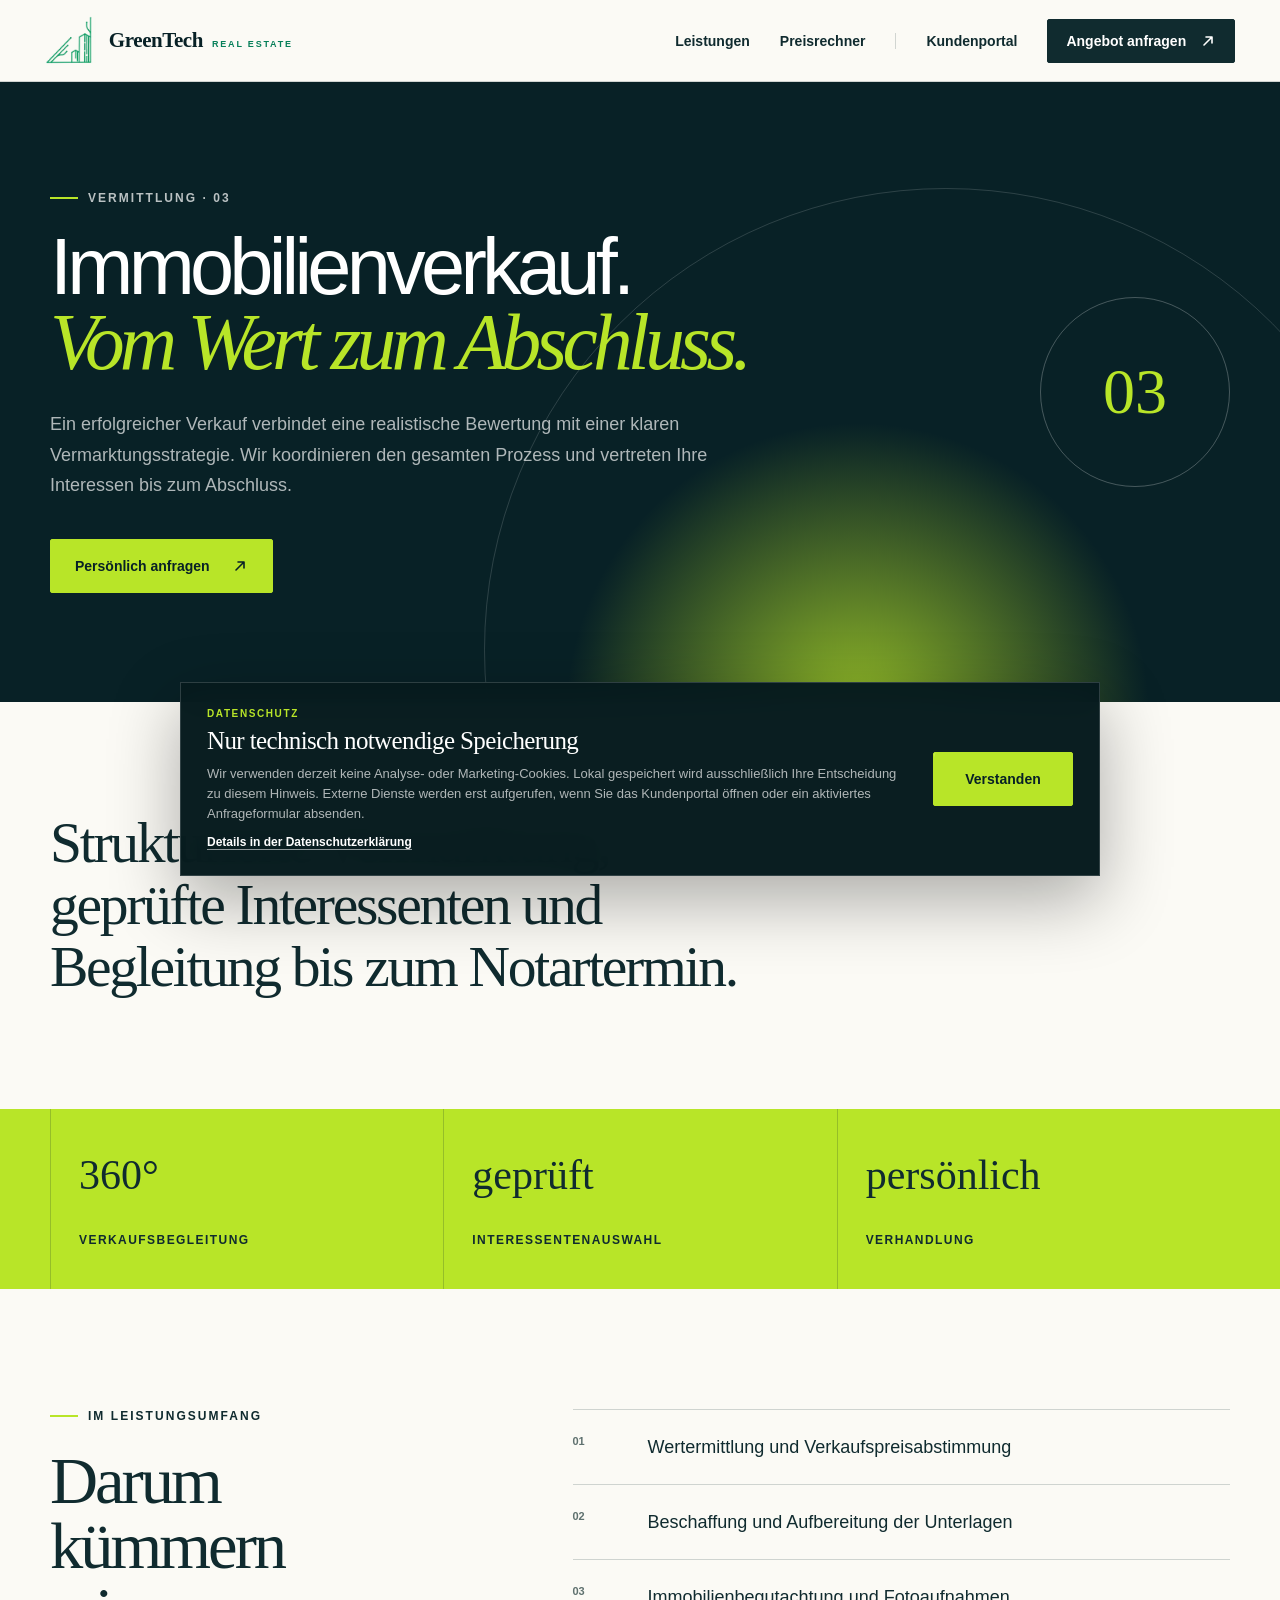
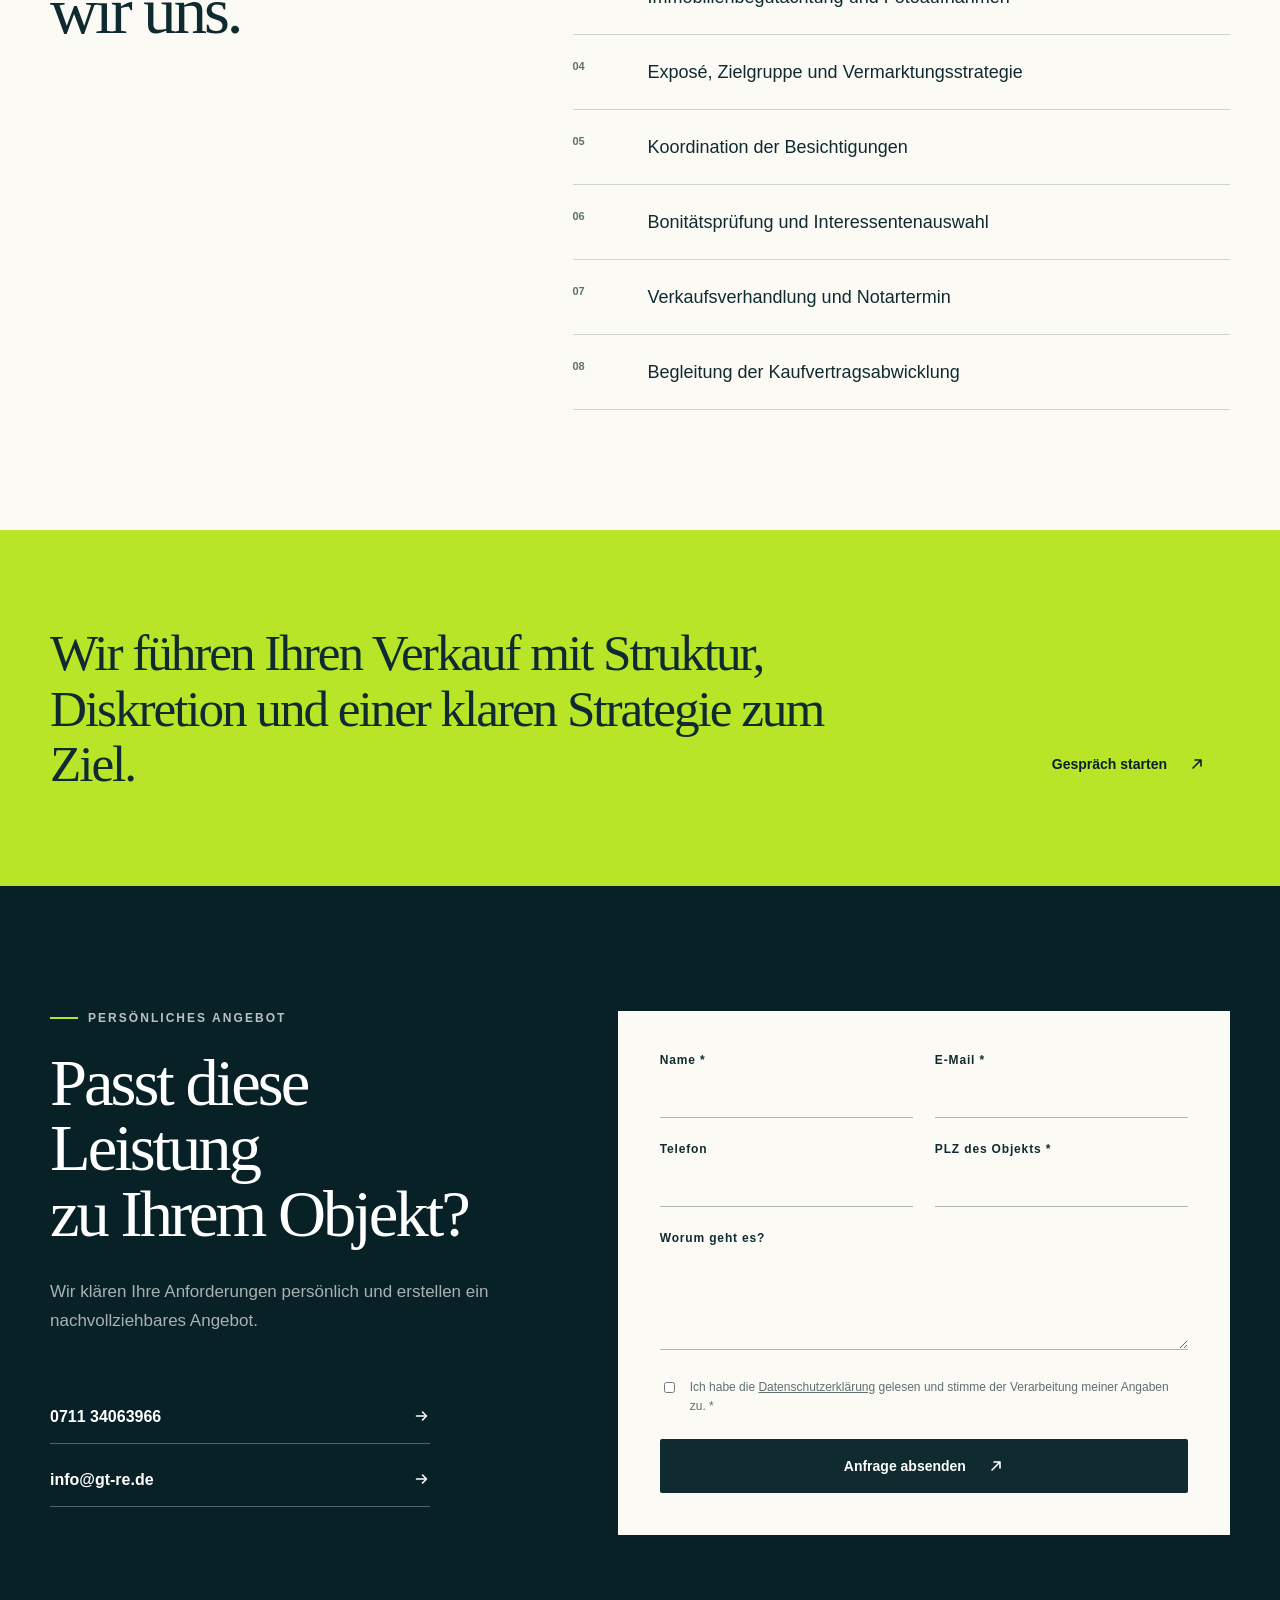
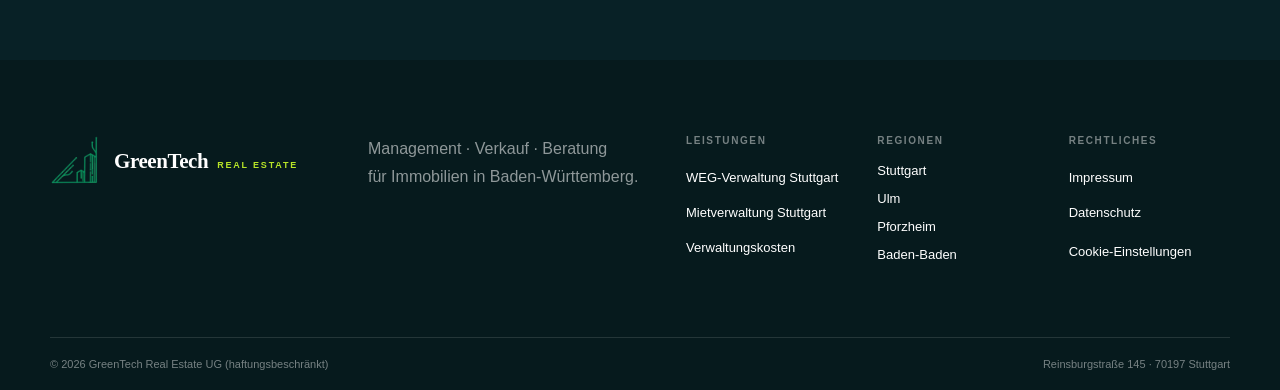
<file: immobilienverkauf.html>
<!doctype html><html lang="de"><head><meta charset="utf-8"><meta name="viewport" content="width=device-width,initial-scale=1"><title>Immobilienverkauf | GreenTech Real Estate</title><meta name="description" content="Ein erfolgreicher Verkauf verbindet eine realistische Bewertung mit einer klaren Vermarktungsstrategie. Wir koordinieren den gesamten Prozess und vertreten Ihre Interessen bis zum Abschluss."><meta name="robots" content="index,follow,max-image-preview:large"><link rel="canonical" href="https://www.greentechrealestate.de/immobilienverkauf.html"><meta property="og:locale" content="de_DE"><meta property="og:type" content="website"><meta property="og:title" content="Immobilienverkauf | GreenTech Real Estate"><meta property="og:description" content="Ein erfolgreicher Verkauf verbindet eine realistische Bewertung mit einer klaren Vermarktungsstrategie. Wir koordinieren den gesamten Prozess und vertreten Ihre Interessen bis zum Abschluss."><meta property="og:url" content="https://www.greentechrealestate.de/immobilienverkauf.html"><script type="application/ld+json">{"@context":"https://schema.org","@type":["RealEstateAgent","LocalBusiness"],"@id":"https://www.greentechrealestate.de/#unternehmen","name":"GreenTech Real Estate UG (haftungsbeschränkt)","url":"https://www.greentechrealestate.de","logo":"https://www.greentechrealestate.de/assets/greentech-logo.png","telephone":"+49 711 34063966","email":"info@gt-re.de","address":{"@type":"PostalAddress","streetAddress":"Reinsburgstraße 145","postalCode":"70197","addressLocality":"Stuttgart","addressRegion":"Baden-Württemberg","addressCountry":"DE"},"areaServed":["Stuttgart","Ulm","Pforzheim","Baden-Baden"]}</script><link rel="stylesheet" href="styles.css"><script src="form-config.js" defer></script><script src="script.js" defer></script></head><body><header class="site-header"><a class="brand brand-logo" href="index.html" aria-label="GreenTech Real Estate – Startseite"><span class="brand-symbol" aria-hidden="true"><img src="[data-uri]" alt="" width="380" height="132"></span><span class="brand-name"><strong>GreenTech</strong><span>Real Estate</span></span></a><button class="menu-button" type="button" aria-label="Menü öffnen" aria-expanded="false"><span></span><span></span></button><nav class="main-nav"><a href="index.html#leistungen">Leistungen</a><a href="preise.html">Preisrechner</a><a class="nav-login" href="https://portal.greentechrealestate.de">Kundenportal</a><a class="button button-small" href="index.html#anfrage">Angebot anfragen <span class="arrow-icon" aria-hidden="true"><svg viewBox="0 0 16 16" focusable="false"><path d="M4 12 12 4M6 4h6v6"></path></svg></span></a></nav><span class="scroll-progress" aria-hidden="true"></span></header><main class="page-transition"><script type="application/ld+json">{"@context":"https://schema.org","@type":"Service","name":"Immobilienverkauf","description":"Ein erfolgreicher Verkauf verbindet eine realistische Bewertung mit einer klaren Vermarktungsstrategie. Wir koordinieren den gesamten Prozess und vertreten Ihre Interessen bis zum Abschluss.","provider":{"@id":"https://www.greentechrealestate.de/#unternehmen"},"areaServed":{"@type":"City","name":"Stuttgart"},"url":"https://www.greentechrealestate.de/immobilienverkauf.html"}</script><section class="subhero"><div class="subhero-grid section-shell"><div class="subhero-copy"><p class="eyebrow light"><span></span> Vermittlung · 03</p><h1>Immobilienverkauf.<br><em>Vom Wert zum Abschluss.</em></h1><p>Ein erfolgreicher Verkauf verbindet eine realistische Bewertung mit einer klaren Vermarktungsstrategie. Wir koordinieren den gesamten Prozess und vertreten Ihre Interessen bis zum Abschluss.</p><div class="hero-actions"><a class="button button-light" href="#anfrage">Persönlich anfragen <span class="arrow-icon" aria-hidden="true"><svg viewBox="0 0 16 16" focusable="false"><path d="M4 12 12 4M6 4h6v6"></path></svg></span></a></div></div><div class="subhero-mark"><span>03</span></div></div></section><section class="service-intro section-shell reveal"><p class="lead-quote">Strukturierte Vermarktung, geprüfte Interessenten und Begleitung bis zum Notartermin.</p></section><section class="facts-band"><div class="section-shell facts-grid"><div class="fact"><strong>360°</strong><span>Verkaufsbegleitung</span></div><div class="fact"><strong>geprüft</strong><span>Interessentenauswahl</span></div><div class="fact"><strong>persönlich</strong><span>Verhandlung</span></div></div></section><section class="detail-section section-shell reveal"><div><p class="eyebrow"><span></span> Im Leistungsumfang</p><h2>Darum kümmern<br>wir uns.</h2></div><ul class="feature-list"><li><span>01</span>Wertermittlung und Verkaufspreisabstimmung</li><li><span>02</span>Beschaffung und Aufbereitung der Unterlagen</li><li><span>03</span>Immobilienbegutachtung und Fotoaufnahmen</li><li><span>04</span>Exposé, Zielgruppe und Vermarktungsstrategie</li><li><span>05</span>Koordination der Besichtigungen</li><li><span>06</span>Bonitätsprüfung und Interessentenauswahl</li><li><span>07</span>Verkaufsverhandlung und Notartermin</li><li><span>08</span>Begleitung der Kaufvertragsabwicklung</li></ul></section><section class="detail-closing"><div class="section-shell"><p>Wir führen Ihren Verkauf mit Struktur, Diskretion und einer klaren Strategie zum Ziel.</p><a class="button button-light" href="#anfrage">Gespräch starten <span class="arrow-icon" aria-hidden="true"><svg viewBox="0 0 16 16" focusable="false"><path d="M4 12 12 4M6 4h6v6"></path></svg></span></a></div></section><section class="contact-section" id="anfrage"><div class="section-shell contact-grid"><div class="contact-copy"><p class="eyebrow light"><span></span> Persönliches Angebot</p><h2>Passt diese Leistung<br>zu Ihrem Objekt?</h2><p>Wir klären Ihre Anforderungen persönlich und erstellen ein nachvollziehbares Angebot.</p><div class="contact-direct"><a href="tel:+4971134063966">0711 34063966 <span class="arrow-icon arrow-icon-right" aria-hidden="true"><svg viewBox="0 0 16 16" focusable="false"><path d="M3 8h10M9 4l4 4-4 4"></path></svg></span></a><a href="mailto:info@gt-re.de">info@gt-re.de <span class="arrow-icon arrow-icon-right" aria-hidden="true"><svg viewBox="0 0 16 16" focusable="false"><path d="M3 8h10M9 4l4 4-4 4"></path></svg></span></a></div></div><form class="inquiry-form" action="https://formspree.io/f/DEINE_FORM_ID" method="POST"><input type="text" name="_gotcha" class="honeypot" tabindex="-1" autocomplete="off"><input type="hidden" name="_subject" value="Neue Anfrage über greentechrealestate.de"><input type="hidden" name="Leistung" value="Immobilienverkauf"><div class="form-row"><label><span>Name *</span><input type="text" name="Name" required></label><label><span>E-Mail *</span><input type="email" name="email" required></label></div><div class="form-row"><label><span>Telefon</span><input type="tel" name="Telefon"></label><label><span>PLZ des Objekts *</span><input type="text" name="PLZ" pattern="[0-9]{5}" required></label></div><label><span>Worum geht es?</span><textarea name="Nachricht" rows="4"></textarea></label><label class="checkbox-label"><input type="checkbox" required><span>Ich habe die <a href="datenschutz.html">Datenschutzerklärung</a> gelesen und stimme der Verarbeitung meiner Angaben zu. *</span></label><button class="button button-submit" type="submit">Anfrage absenden <span class="arrow-icon" aria-hidden="true"><svg viewBox="0 0 16 16" focusable="false"><path d="M4 12 12 4M6 4h6v6"></path></svg></span></button><p class="form-notice" hidden></p></form></div></section></main><footer><div class="footer-top section-shell"><a class="brand brand-logo footer-logo" href="index.html" aria-label="GreenTech Real Estate – Startseite"><span class="brand-symbol" aria-hidden="true"><img src="[data-uri]" alt="" width="380" height="132"></span><span class="brand-name"><strong>GreenTech</strong><span>Real Estate</span></span></a><p>Management · Verkauf · Beratung<br>für Immobilien in Baden-Württemberg.</p><div class="footer-navigation"><nav class="footer-links" aria-label="Leistungen"><strong>Leistungen</strong><a href="weg-verwaltung.html">WEG-Verwaltung Stuttgart</a><a href="mietverwaltung.html">Mietverwaltung Stuttgart</a><a href="preise.html">Verwaltungskosten</a></nav><nav class="footer-links" aria-label="Regionen"><strong>Regionen</strong><a href="index.html#stuttgart">Stuttgart</a><a href="hausverwaltung-ulm.html">Ulm</a><a href="hausverwaltung-pforzheim.html">Pforzheim</a><a href="hausverwaltung-baden-baden.html">Baden-Baden</a></nav><nav class="footer-links" aria-label="Rechtliches"><strong>Rechtliches</strong><a href="impressum.html">Impressum</a><a href="datenschutz.html">Datenschutz</a><button class="footer-cookie-button" type="button" data-cookie-settings>Cookie-Einstellungen</button></nav></div></div><div class="footer-bottom section-shell"><span>© 2026 GreenTech Real Estate UG (haftungsbeschränkt)</span><span>Reinsburgstraße 145 · 70197 Stuttgart</span></div></footer></body></html>
</file>
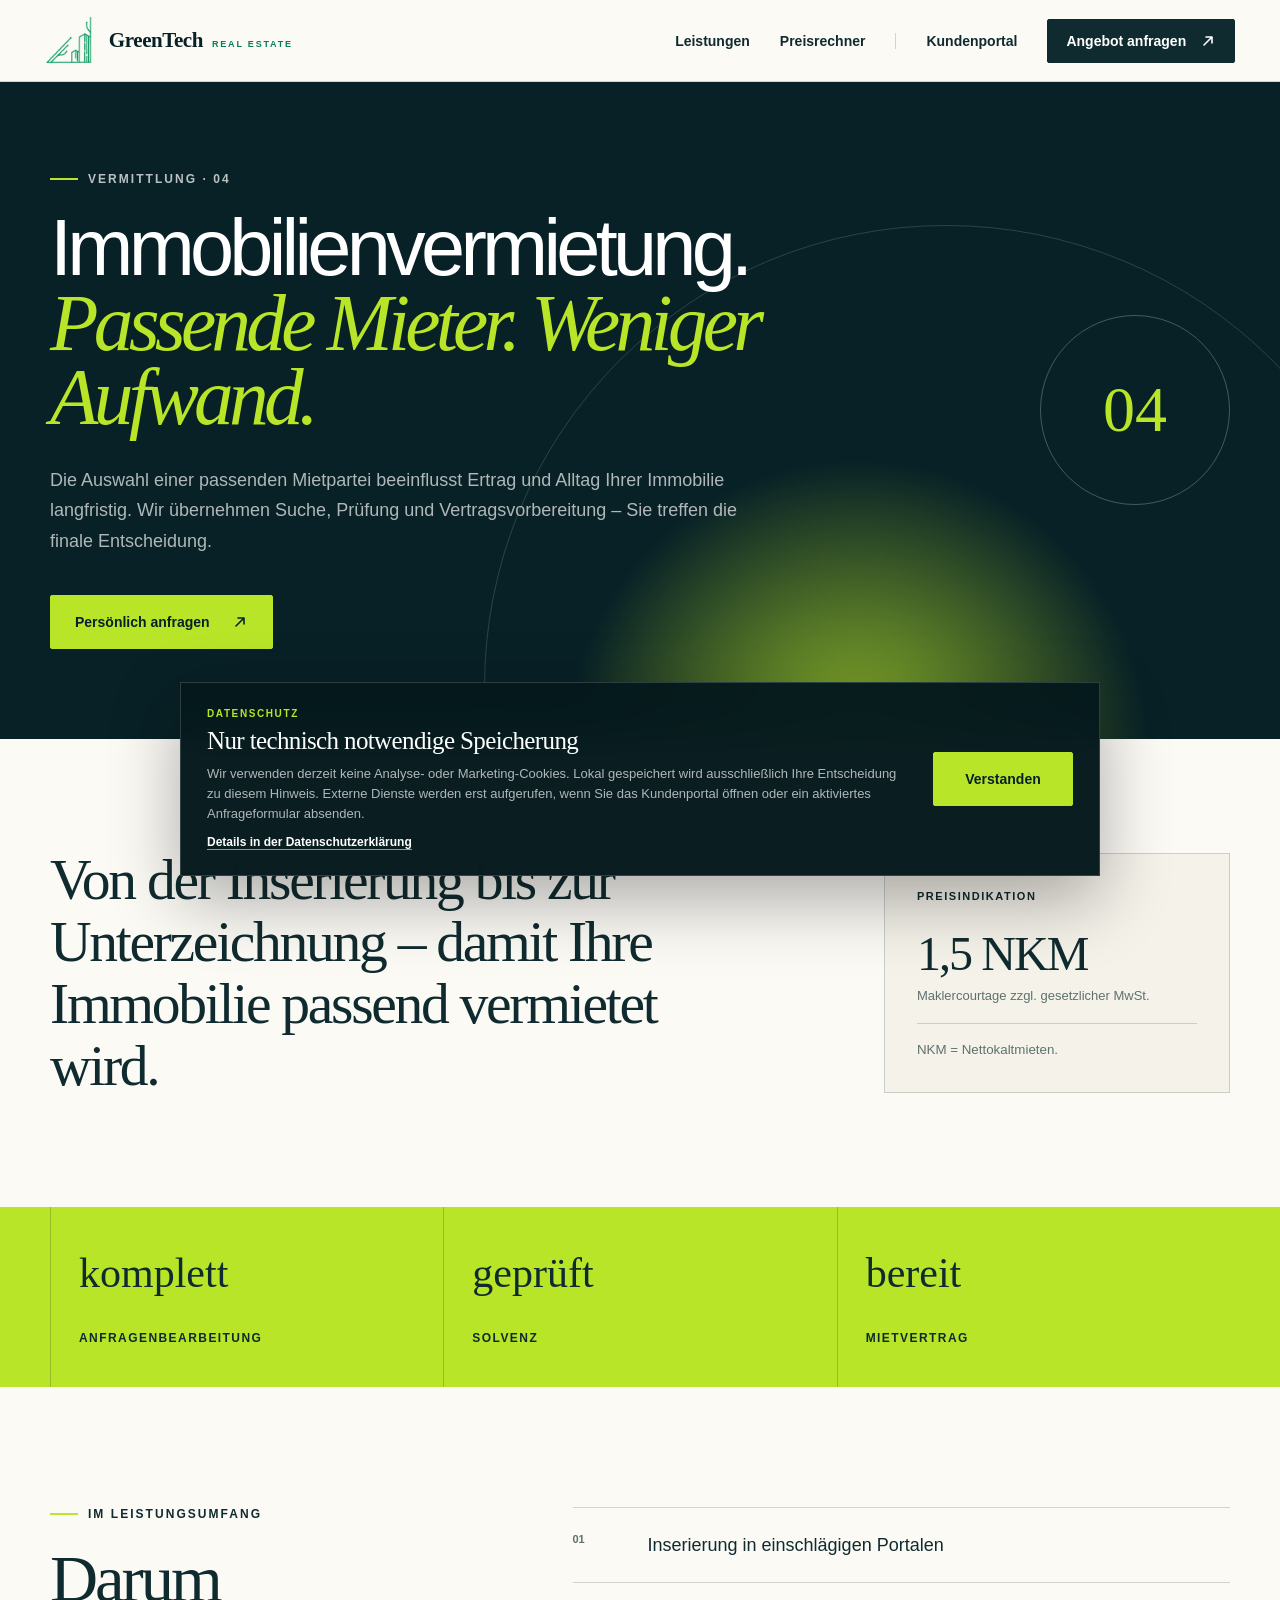
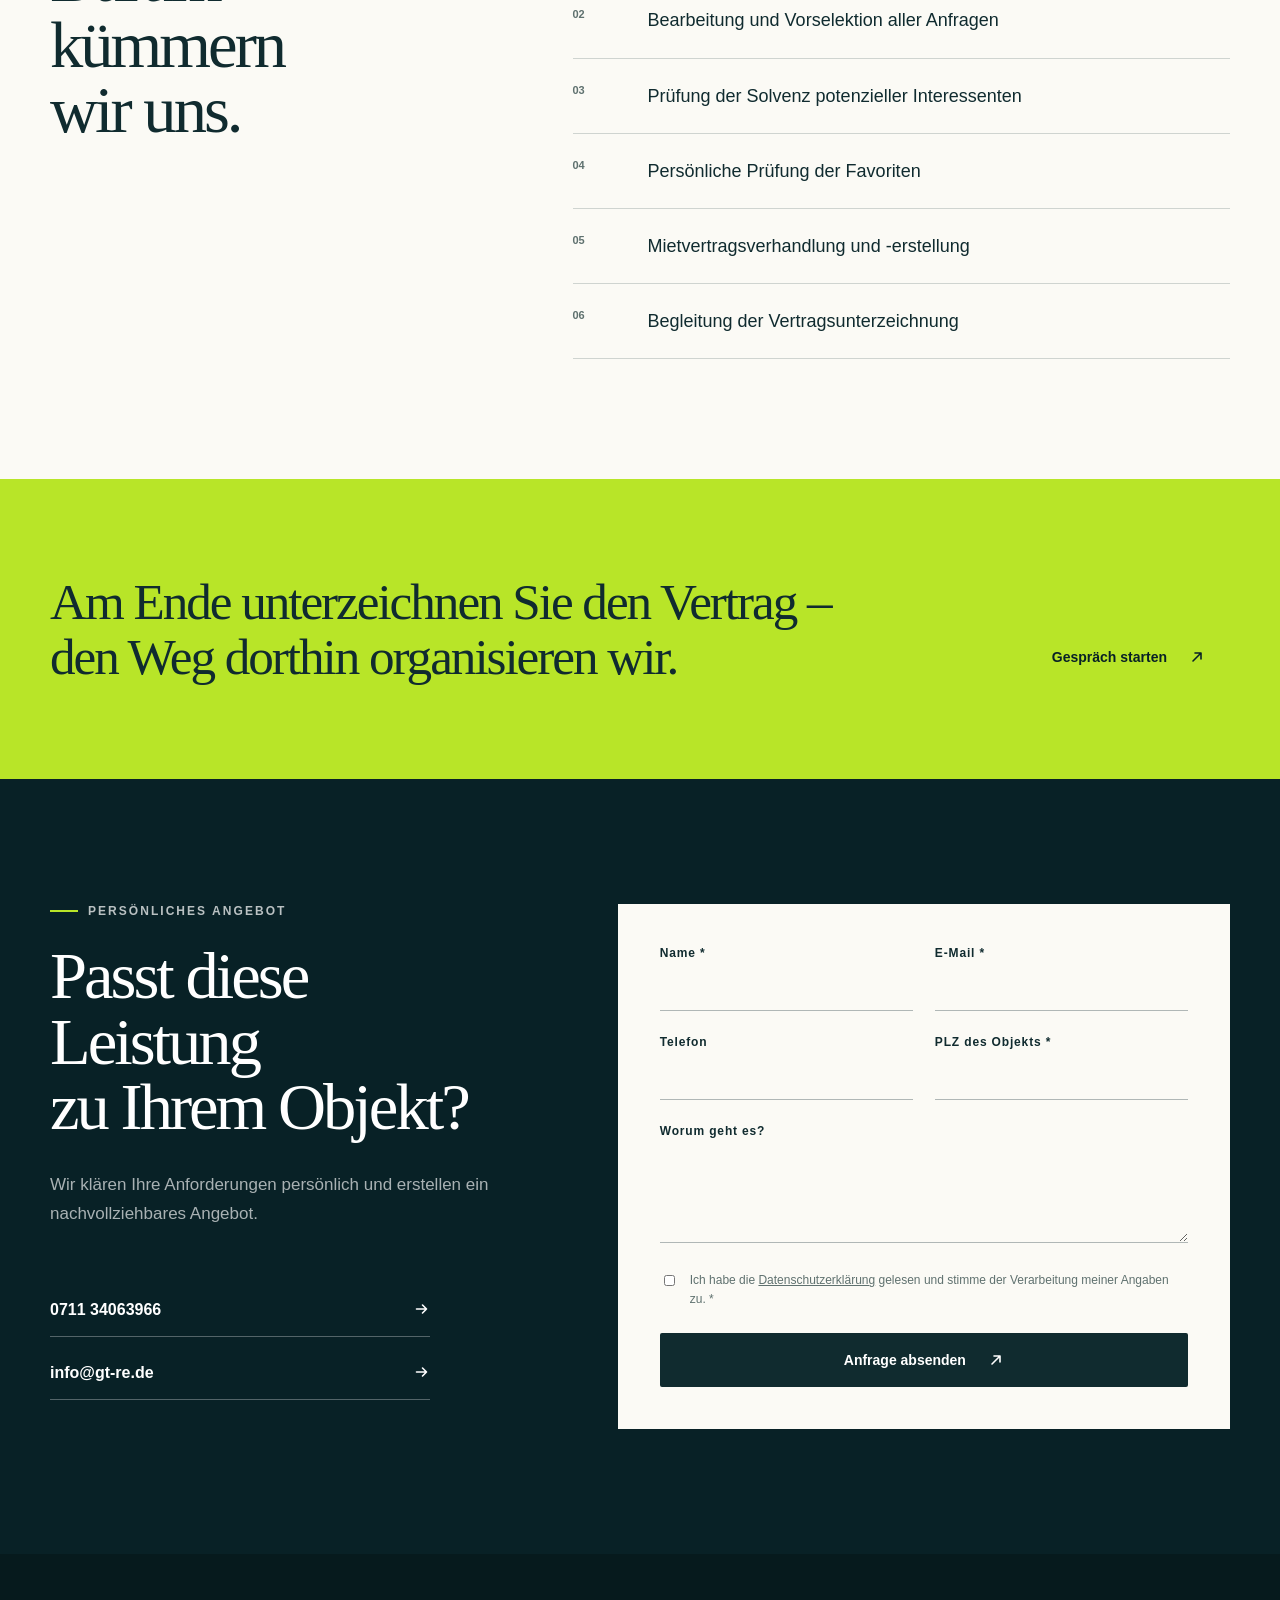
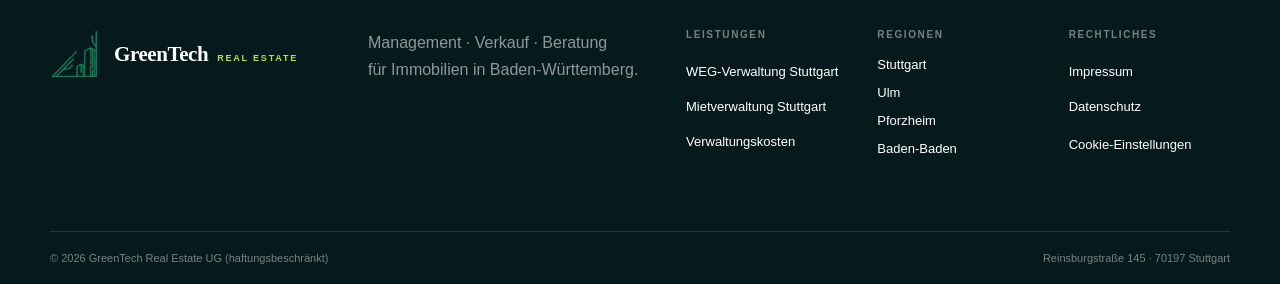
<file: immobilienvermietung.html>
<!doctype html><html lang="de"><head><meta charset="utf-8"><meta name="viewport" content="width=device-width,initial-scale=1"><title>Immobilienvermietung | GreenTech Real Estate</title><meta name="description" content="Die Auswahl einer passenden Mietpartei beeinflusst Ertrag und Alltag Ihrer Immobilie langfristig. Wir übernehmen Suche, Prüfung und Vertragsvorbereitung – Sie treffen die finale Entscheidung."><meta name="robots" content="index,follow,max-image-preview:large"><link rel="canonical" href="https://www.greentechrealestate.de/immobilienvermietung.html"><meta property="og:locale" content="de_DE"><meta property="og:type" content="website"><meta property="og:title" content="Immobilienvermietung | GreenTech Real Estate"><meta property="og:description" content="Die Auswahl einer passenden Mietpartei beeinflusst Ertrag und Alltag Ihrer Immobilie langfristig. Wir übernehmen Suche, Prüfung und Vertragsvorbereitung – Sie treffen die finale Entscheidung."><meta property="og:url" content="https://www.greentechrealestate.de/immobilienvermietung.html"><script type="application/ld+json">{"@context":"https://schema.org","@type":["RealEstateAgent","LocalBusiness"],"@id":"https://www.greentechrealestate.de/#unternehmen","name":"GreenTech Real Estate UG (haftungsbeschränkt)","url":"https://www.greentechrealestate.de","logo":"https://www.greentechrealestate.de/assets/greentech-logo.png","telephone":"+49 711 34063966","email":"info@gt-re.de","address":{"@type":"PostalAddress","streetAddress":"Reinsburgstraße 145","postalCode":"70197","addressLocality":"Stuttgart","addressRegion":"Baden-Württemberg","addressCountry":"DE"},"areaServed":["Stuttgart","Ulm","Pforzheim","Baden-Baden"]}</script><link rel="stylesheet" href="styles.css"><script src="form-config.js" defer></script><script src="script.js" defer></script></head><body><header class="site-header"><a class="brand brand-logo" href="index.html" aria-label="GreenTech Real Estate – Startseite"><span class="brand-symbol" aria-hidden="true"><img src="[data-uri]" alt="" width="380" height="132"></span><span class="brand-name"><strong>GreenTech</strong><span>Real Estate</span></span></a><button class="menu-button" type="button" aria-label="Menü öffnen" aria-expanded="false"><span></span><span></span></button><nav class="main-nav"><a href="index.html#leistungen">Leistungen</a><a href="preise.html">Preisrechner</a><a class="nav-login" href="https://portal.greentechrealestate.de">Kundenportal</a><a class="button button-small" href="index.html#anfrage">Angebot anfragen <span class="arrow-icon" aria-hidden="true"><svg viewBox="0 0 16 16" focusable="false"><path d="M4 12 12 4M6 4h6v6"></path></svg></span></a></nav><span class="scroll-progress" aria-hidden="true"></span></header><main class="page-transition"><script type="application/ld+json">{"@context":"https://schema.org","@type":"Service","name":"Immobilienvermietung","description":"Die Auswahl einer passenden Mietpartei beeinflusst Ertrag und Alltag Ihrer Immobilie langfristig. Wir übernehmen Suche, Prüfung und Vertragsvorbereitung – Sie treffen die finale Entscheidung.","provider":{"@id":"https://www.greentechrealestate.de/#unternehmen"},"areaServed":{"@type":"City","name":"Stuttgart"},"url":"https://www.greentechrealestate.de/immobilienvermietung.html"}</script><section class="subhero"><div class="subhero-grid section-shell"><div class="subhero-copy"><p class="eyebrow light"><span></span> Vermittlung · 04</p><h1>Immobilienvermietung.<br><em>Passende Mieter. Weniger Aufwand.</em></h1><p>Die Auswahl einer passenden Mietpartei beeinflusst Ertrag und Alltag Ihrer Immobilie langfristig. Wir übernehmen Suche, Prüfung und Vertragsvorbereitung – Sie treffen die finale Entscheidung.</p><div class="hero-actions"><a class="button button-light" href="#anfrage">Persönlich anfragen <span class="arrow-icon" aria-hidden="true"><svg viewBox="0 0 16 16" focusable="false"><path d="M4 12 12 4M6 4h6v6"></path></svg></span></a></div></div><div class="subhero-mark"><span>04</span></div></div></section><section class="service-intro section-shell reveal"><p class="lead-quote">Von der Inserierung bis zur Unterzeichnung – damit Ihre Immobilie passend vermietet wird.</p><div class="price-callout"><span>Preisindikation</span><strong>1,5 NKM</strong><p>Maklercourtage zzgl. gesetzlicher MwSt.</p><small>NKM = Nettokaltmieten.</small></div></section><section class="facts-band"><div class="section-shell facts-grid"><div class="fact"><strong>komplett</strong><span>Anfragenbearbeitung</span></div><div class="fact"><strong>geprüft</strong><span>Solvenz</span></div><div class="fact"><strong>bereit</strong><span>Mietvertrag</span></div></div></section><section class="detail-section section-shell reveal"><div><p class="eyebrow"><span></span> Im Leistungsumfang</p><h2>Darum kümmern<br>wir uns.</h2></div><ul class="feature-list"><li><span>01</span>Inserierung in einschlägigen Portalen</li><li><span>02</span>Bearbeitung und Vorselektion aller Anfragen</li><li><span>03</span>Prüfung der Solvenz potenzieller Interessenten</li><li><span>04</span>Persönliche Prüfung der Favoriten</li><li><span>05</span>Mietvertragsverhandlung und -erstellung</li><li><span>06</span>Begleitung der Vertragsunterzeichnung</li></ul></section><section class="detail-closing"><div class="section-shell"><p>Am Ende unterzeichnen Sie den Vertrag – den Weg dorthin organisieren wir.</p><a class="button button-light" href="#anfrage">Gespräch starten <span class="arrow-icon" aria-hidden="true"><svg viewBox="0 0 16 16" focusable="false"><path d="M4 12 12 4M6 4h6v6"></path></svg></span></a></div></section><section class="contact-section" id="anfrage"><div class="section-shell contact-grid"><div class="contact-copy"><p class="eyebrow light"><span></span> Persönliches Angebot</p><h2>Passt diese Leistung<br>zu Ihrem Objekt?</h2><p>Wir klären Ihre Anforderungen persönlich und erstellen ein nachvollziehbares Angebot.</p><div class="contact-direct"><a href="tel:+4971134063966">0711 34063966 <span class="arrow-icon arrow-icon-right" aria-hidden="true"><svg viewBox="0 0 16 16" focusable="false"><path d="M3 8h10M9 4l4 4-4 4"></path></svg></span></a><a href="mailto:info@gt-re.de">info@gt-re.de <span class="arrow-icon arrow-icon-right" aria-hidden="true"><svg viewBox="0 0 16 16" focusable="false"><path d="M3 8h10M9 4l4 4-4 4"></path></svg></span></a></div></div><form class="inquiry-form" action="https://formspree.io/f/DEINE_FORM_ID" method="POST"><input type="text" name="_gotcha" class="honeypot" tabindex="-1" autocomplete="off"><input type="hidden" name="_subject" value="Neue Anfrage über greentechrealestate.de"><input type="hidden" name="Leistung" value="Immobilienvermietung"><div class="form-row"><label><span>Name *</span><input type="text" name="Name" required></label><label><span>E-Mail *</span><input type="email" name="email" required></label></div><div class="form-row"><label><span>Telefon</span><input type="tel" name="Telefon"></label><label><span>PLZ des Objekts *</span><input type="text" name="PLZ" pattern="[0-9]{5}" required></label></div><label><span>Worum geht es?</span><textarea name="Nachricht" rows="4"></textarea></label><label class="checkbox-label"><input type="checkbox" required><span>Ich habe die <a href="datenschutz.html">Datenschutzerklärung</a> gelesen und stimme der Verarbeitung meiner Angaben zu. *</span></label><button class="button button-submit" type="submit">Anfrage absenden <span class="arrow-icon" aria-hidden="true"><svg viewBox="0 0 16 16" focusable="false"><path d="M4 12 12 4M6 4h6v6"></path></svg></span></button><p class="form-notice" hidden></p></form></div></section></main><footer><div class="footer-top section-shell"><a class="brand brand-logo footer-logo" href="index.html" aria-label="GreenTech Real Estate – Startseite"><span class="brand-symbol" aria-hidden="true"><img src="[data-uri]" alt="" width="380" height="132"></span><span class="brand-name"><strong>GreenTech</strong><span>Real Estate</span></span></a><p>Management · Verkauf · Beratung<br>für Immobilien in Baden-Württemberg.</p><div class="footer-navigation"><nav class="footer-links" aria-label="Leistungen"><strong>Leistungen</strong><a href="weg-verwaltung.html">WEG-Verwaltung Stuttgart</a><a href="mietverwaltung.html">Mietverwaltung Stuttgart</a><a href="preise.html">Verwaltungskosten</a></nav><nav class="footer-links" aria-label="Regionen"><strong>Regionen</strong><a href="index.html#stuttgart">Stuttgart</a><a href="hausverwaltung-ulm.html">Ulm</a><a href="hausverwaltung-pforzheim.html">Pforzheim</a><a href="hausverwaltung-baden-baden.html">Baden-Baden</a></nav><nav class="footer-links" aria-label="Rechtliches"><strong>Rechtliches</strong><a href="impressum.html">Impressum</a><a href="datenschutz.html">Datenschutz</a><button class="footer-cookie-button" type="button" data-cookie-settings>Cookie-Einstellungen</button></nav></div></div><div class="footer-bottom section-shell"><span>© 2026 GreenTech Real Estate UG (haftungsbeschränkt)</span><span>Reinsburgstraße 145 · 70197 Stuttgart</span></div></footer></body></html>
</file>
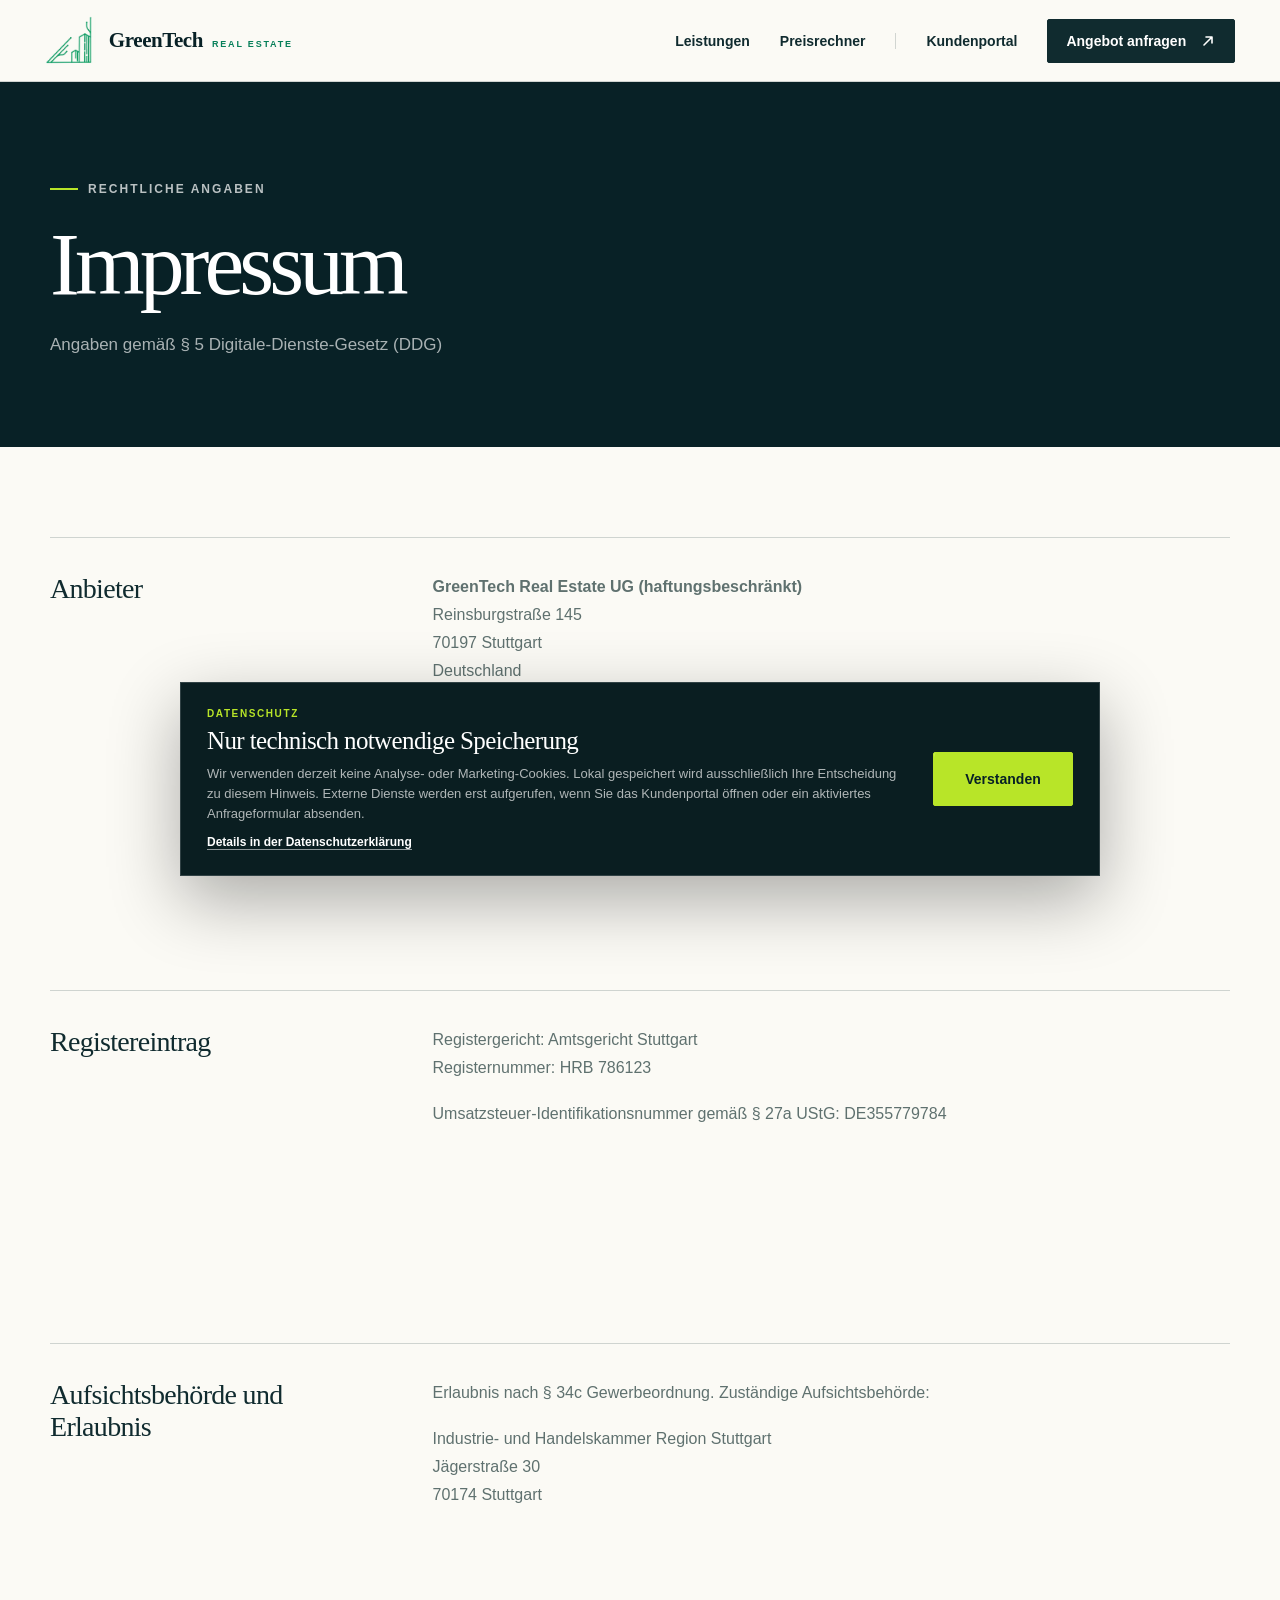
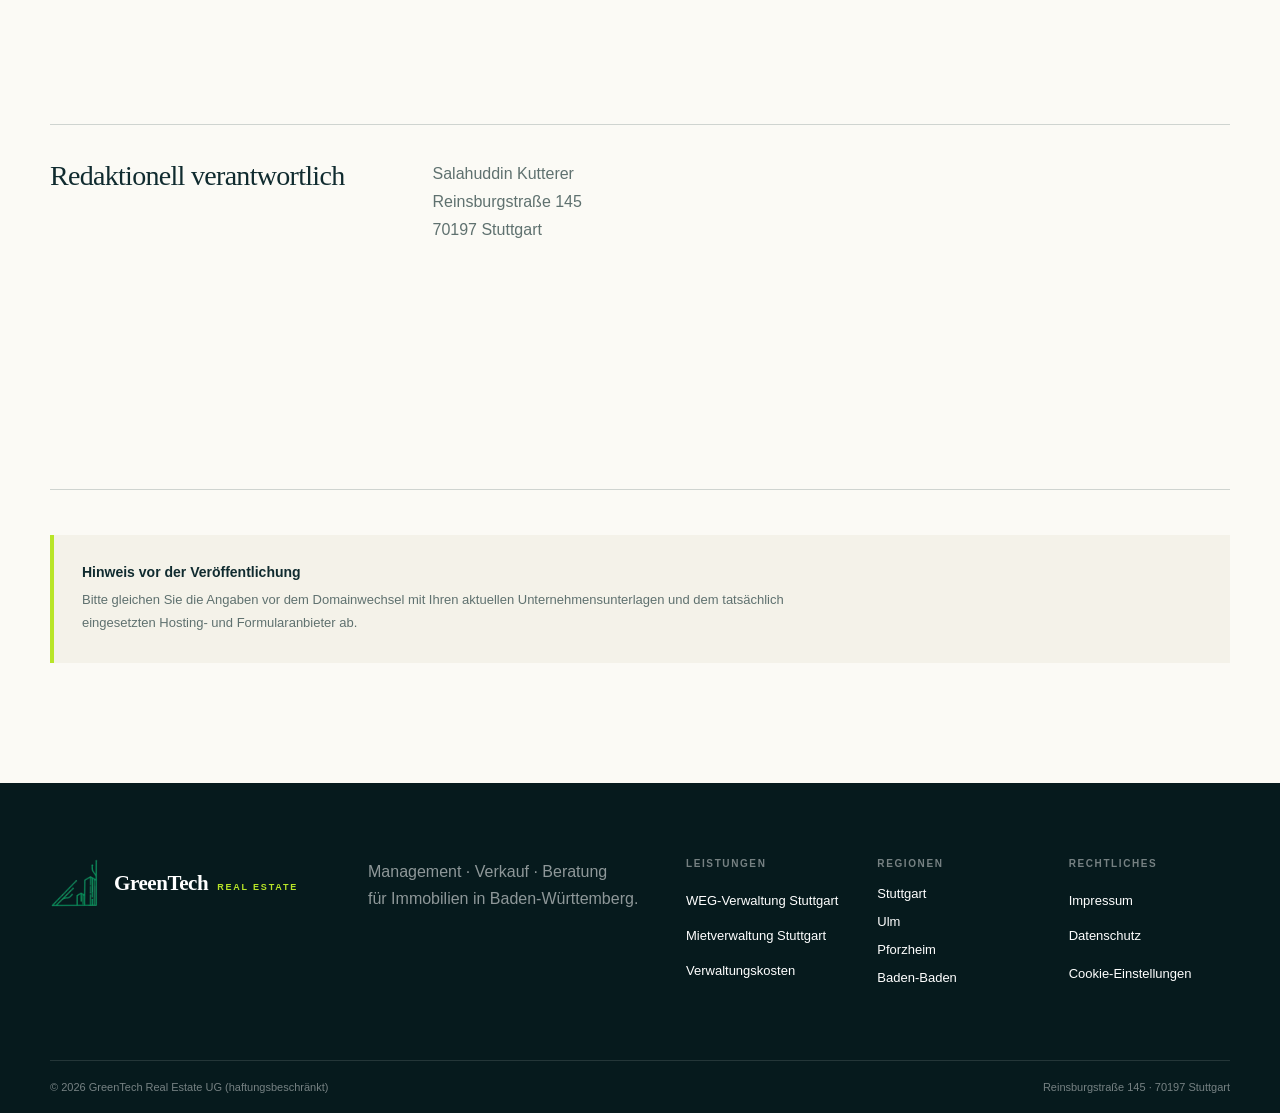
<file: impressum.html>
<!doctype html><html lang="de"><head><meta charset="utf-8"><meta name="viewport" content="width=device-width,initial-scale=1"><title>Impressum | GreenTech Real Estate</title><meta name="description" content="Angaben gemäß § 5 Digitale-Dienste-Gesetz (DDG)"><meta name="robots" content="index,follow,max-image-preview:large"><link rel="canonical" href="https://www.greentechrealestate.de/impressum.html"><meta property="og:locale" content="de_DE"><meta property="og:type" content="website"><meta property="og:title" content="Impressum | GreenTech Real Estate"><meta property="og:description" content="Angaben gemäß § 5 Digitale-Dienste-Gesetz (DDG)"><meta property="og:url" content="https://www.greentechrealestate.de/impressum.html"><script type="application/ld+json">{"@context":"https://schema.org","@type":["RealEstateAgent","LocalBusiness"],"@id":"https://www.greentechrealestate.de/#unternehmen","name":"GreenTech Real Estate UG (haftungsbeschränkt)","url":"https://www.greentechrealestate.de","logo":"https://www.greentechrealestate.de/assets/greentech-logo.png","telephone":"+49 711 34063966","email":"info@gt-re.de","address":{"@type":"PostalAddress","streetAddress":"Reinsburgstraße 145","postalCode":"70197","addressLocality":"Stuttgart","addressRegion":"Baden-Württemberg","addressCountry":"DE"},"areaServed":["Stuttgart","Ulm","Pforzheim","Baden-Baden"]}</script><link rel="stylesheet" href="styles.css"><script src="form-config.js" defer></script><script src="script.js" defer></script></head><body><header class="site-header"><a class="brand brand-logo" href="index.html" aria-label="GreenTech Real Estate – Startseite"><span class="brand-symbol" aria-hidden="true"><img src="[data-uri]" alt="" width="380" height="132"></span><span class="brand-name"><strong>GreenTech</strong><span>Real Estate</span></span></a><button class="menu-button" type="button" aria-label="Menü öffnen" aria-expanded="false"><span></span><span></span></button><nav class="main-nav"><a href="index.html#leistungen">Leistungen</a><a href="preise.html">Preisrechner</a><a class="nav-login" href="https://portal.greentechrealestate.de">Kundenportal</a><a class="button button-small" href="index.html#anfrage">Angebot anfragen <span class="arrow-icon" aria-hidden="true"><svg viewBox="0 0 16 16" focusable="false"><path d="M4 12 12 4M6 4h6v6"></path></svg></span></a></nav><span class="scroll-progress" aria-hidden="true"></span></header><main class="page-transition"><header class="legal-hero"><div class="section-shell"><p class="eyebrow light"><span></span>Rechtliche Angaben</p><h1>Impressum</h1><p>Angaben gemäß § 5 Digitale-Dienste-Gesetz (DDG)</p></div></header><article class="legal-content section-shell"><section><h2>Anbieter</h2><p><strong>GreenTech Real Estate UG (haftungsbeschränkt)</strong><br>Reinsburgstraße 145<br>70197 Stuttgart<br>Deutschland</p><p>Vertreten durch den Geschäftsführer: Salahuddin Kutterer</p><p>Telefon: <a href="tel:+4971134063966">+49 711 34063966</a><br>E-Mail: <a href="mailto:info@gt-re.de">info@gt-re.de</a></p></section><section><h2>Registereintrag</h2><p>Registergericht: Amtsgericht Stuttgart<br>Registernummer: HRB 786123</p><p>Umsatzsteuer-Identifikationsnummer gemäß § 27a UStG: DE355779784</p></section><section><h2>Aufsichtsbehörde und Erlaubnis</h2><p>Erlaubnis nach § 34c Gewerbeordnung. Zuständige Aufsichtsbehörde:</p><p>Industrie- und Handelskammer Region Stuttgart<br>Jägerstraße 30<br>70174 Stuttgart</p></section><section><h2>Redaktionell verantwortlich</h2><p>Salahuddin Kutterer<br>Reinsburgstraße 145<br>70197 Stuttgart</p></section><aside class="legal-note"><strong>Hinweis vor der Veröffentlichung</strong><p>Bitte gleichen Sie die Angaben vor dem Domainwechsel mit Ihren aktuellen Unternehmensunterlagen und dem tatsächlich eingesetzten Hosting- und Formularanbieter ab.</p></aside></article></main><footer><div class="footer-top section-shell"><a class="brand brand-logo footer-logo" href="index.html" aria-label="GreenTech Real Estate – Startseite"><span class="brand-symbol" aria-hidden="true"><img src="[data-uri]" alt="" width="380" height="132"></span><span class="brand-name"><strong>GreenTech</strong><span>Real Estate</span></span></a><p>Management · Verkauf · Beratung<br>für Immobilien in Baden-Württemberg.</p><div class="footer-navigation"><nav class="footer-links" aria-label="Leistungen"><strong>Leistungen</strong><a href="weg-verwaltung.html">WEG-Verwaltung Stuttgart</a><a href="mietverwaltung.html">Mietverwaltung Stuttgart</a><a href="preise.html">Verwaltungskosten</a></nav><nav class="footer-links" aria-label="Regionen"><strong>Regionen</strong><a href="index.html#stuttgart">Stuttgart</a><a href="hausverwaltung-ulm.html">Ulm</a><a href="hausverwaltung-pforzheim.html">Pforzheim</a><a href="hausverwaltung-baden-baden.html">Baden-Baden</a></nav><nav class="footer-links" aria-label="Rechtliches"><strong>Rechtliches</strong><a href="impressum.html">Impressum</a><a href="datenschutz.html">Datenschutz</a><button class="footer-cookie-button" type="button" data-cookie-settings>Cookie-Einstellungen</button></nav></div></div><div class="footer-bottom section-shell"><span>© 2026 GreenTech Real Estate UG (haftungsbeschränkt)</span><span>Reinsburgstraße 145 · 70197 Stuttgart</span></div></footer></body></html>
</file>
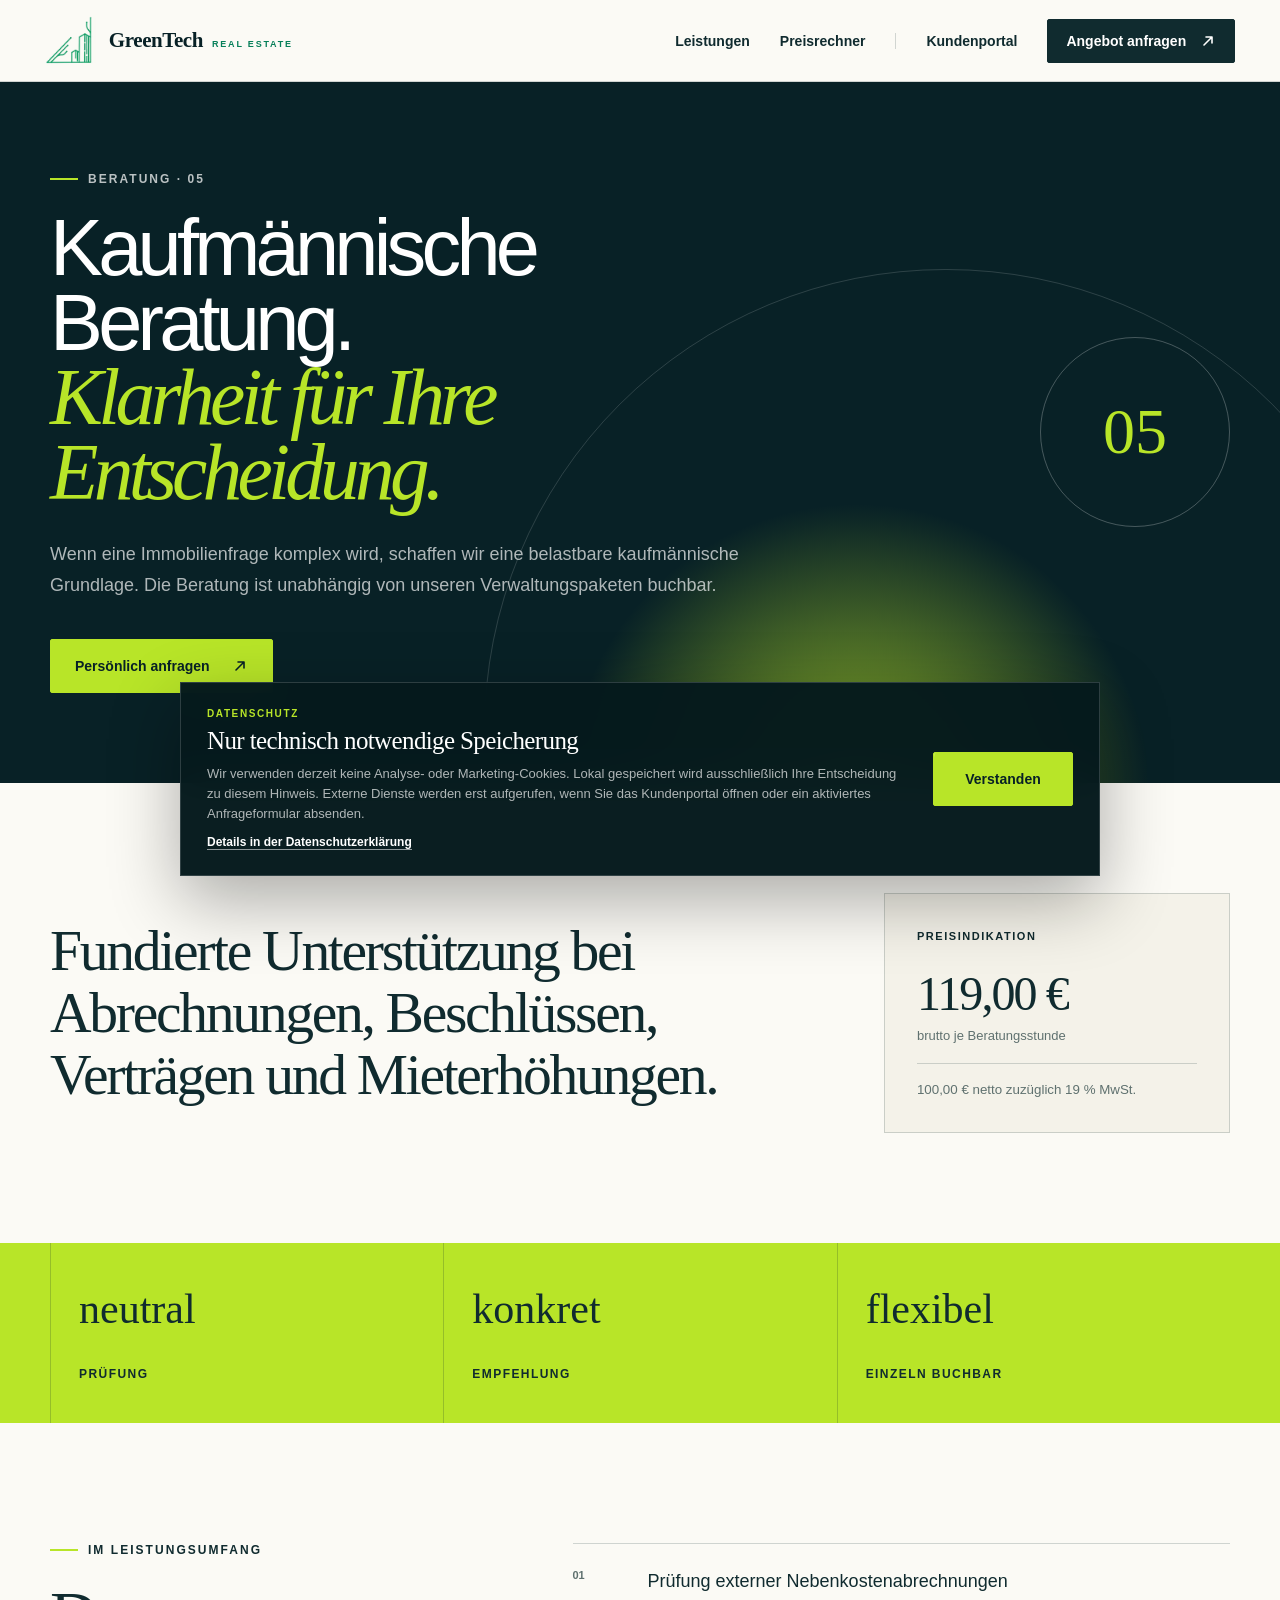
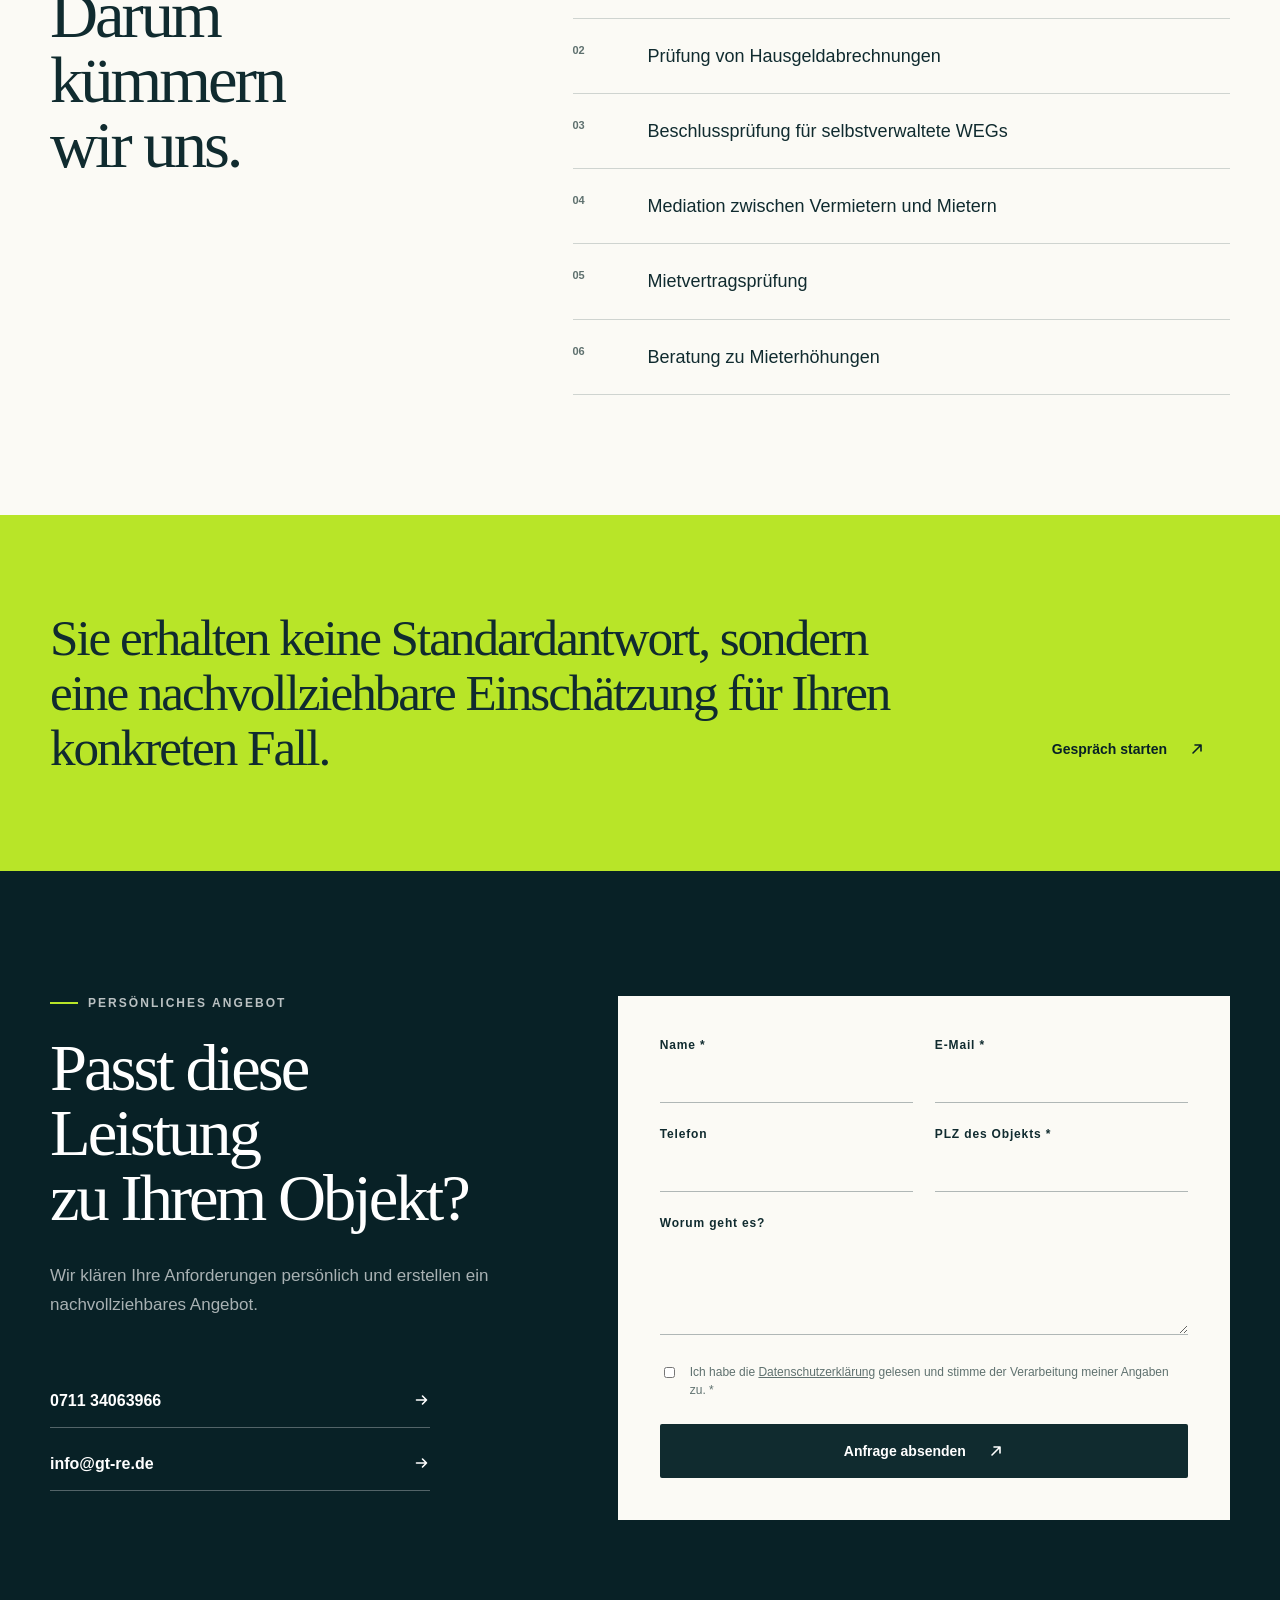
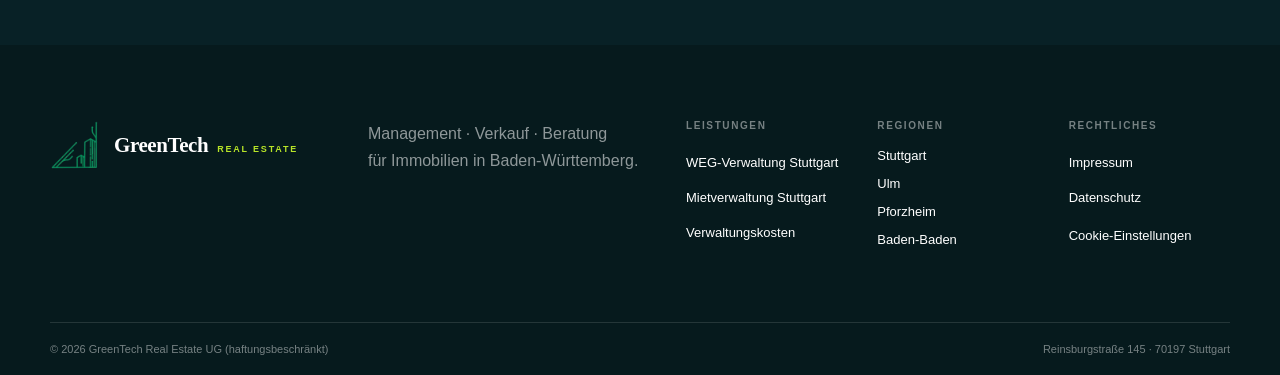
<file: kaufmaennische-beratung.html>
<!doctype html><html lang="de"><head><meta charset="utf-8"><meta name="viewport" content="width=device-width,initial-scale=1"><title>Kaufmännische Beratung | GreenTech Real Estate</title><meta name="description" content="Wenn eine Immobilienfrage komplex wird, schaffen wir eine belastbare kaufmännische Grundlage. Die Beratung ist unabhängig von unseren Verwaltungspaketen buchbar."><meta name="robots" content="index,follow,max-image-preview:large"><link rel="canonical" href="https://www.greentechrealestate.de/kaufmaennische-beratung.html"><meta property="og:locale" content="de_DE"><meta property="og:type" content="website"><meta property="og:title" content="Kaufmännische Beratung | GreenTech Real Estate"><meta property="og:description" content="Wenn eine Immobilienfrage komplex wird, schaffen wir eine belastbare kaufmännische Grundlage. Die Beratung ist unabhängig von unseren Verwaltungspaketen buchbar."><meta property="og:url" content="https://www.greentechrealestate.de/kaufmaennische-beratung.html"><script type="application/ld+json">{"@context":"https://schema.org","@type":["RealEstateAgent","LocalBusiness"],"@id":"https://www.greentechrealestate.de/#unternehmen","name":"GreenTech Real Estate UG (haftungsbeschränkt)","url":"https://www.greentechrealestate.de","logo":"https://www.greentechrealestate.de/assets/greentech-logo.png","telephone":"+49 711 34063966","email":"info@gt-re.de","address":{"@type":"PostalAddress","streetAddress":"Reinsburgstraße 145","postalCode":"70197","addressLocality":"Stuttgart","addressRegion":"Baden-Württemberg","addressCountry":"DE"},"areaServed":["Stuttgart","Ulm","Pforzheim","Baden-Baden"]}</script><link rel="stylesheet" href="styles.css"><script src="form-config.js" defer></script><script src="script.js" defer></script></head><body><header class="site-header"><a class="brand brand-logo" href="index.html" aria-label="GreenTech Real Estate – Startseite"><span class="brand-symbol" aria-hidden="true"><img src="[data-uri]" alt="" width="380" height="132"></span><span class="brand-name"><strong>GreenTech</strong><span>Real Estate</span></span></a><button class="menu-button" type="button" aria-label="Menü öffnen" aria-expanded="false"><span></span><span></span></button><nav class="main-nav"><a href="index.html#leistungen">Leistungen</a><a href="preise.html">Preisrechner</a><a class="nav-login" href="https://portal.greentechrealestate.de">Kundenportal</a><a class="button button-small" href="index.html#anfrage">Angebot anfragen <span class="arrow-icon" aria-hidden="true"><svg viewBox="0 0 16 16" focusable="false"><path d="M4 12 12 4M6 4h6v6"></path></svg></span></a></nav><span class="scroll-progress" aria-hidden="true"></span></header><main class="page-transition"><script type="application/ld+json">{"@context":"https://schema.org","@type":"Service","name":"Kaufmännische Beratung","description":"Wenn eine Immobilienfrage komplex wird, schaffen wir eine belastbare kaufmännische Grundlage. Die Beratung ist unabhängig von unseren Verwaltungspaketen buchbar.","provider":{"@id":"https://www.greentechrealestate.de/#unternehmen"},"areaServed":{"@type":"City","name":"Stuttgart"},"url":"https://www.greentechrealestate.de/kaufmaennische-beratung.html"}</script><section class="subhero"><div class="subhero-grid section-shell"><div class="subhero-copy"><p class="eyebrow light"><span></span> Beratung · 05</p><h1>Kaufmännische Beratung.<br><em>Klarheit für Ihre Entscheidung.</em></h1><p>Wenn eine Immobilienfrage komplex wird, schaffen wir eine belastbare kaufmännische Grundlage. Die Beratung ist unabhängig von unseren Verwaltungspaketen buchbar.</p><div class="hero-actions"><a class="button button-light" href="#anfrage">Persönlich anfragen <span class="arrow-icon" aria-hidden="true"><svg viewBox="0 0 16 16" focusable="false"><path d="M4 12 12 4M6 4h6v6"></path></svg></span></a></div></div><div class="subhero-mark"><span>05</span></div></div></section><section class="service-intro section-shell reveal"><p class="lead-quote">Fundierte Unterstützung bei Abrechnungen, Beschlüssen, Verträgen und Mieterhöhungen.</p><div class="price-callout"><span>Preisindikation</span><strong>119,00 €</strong><p>brutto je Beratungsstunde</p><small>100,00 € netto zuzüglich 19 % MwSt.</small></div></section><section class="facts-band"><div class="section-shell facts-grid"><div class="fact"><strong>neutral</strong><span>Prüfung</span></div><div class="fact"><strong>konkret</strong><span>Empfehlung</span></div><div class="fact"><strong>flexibel</strong><span>einzeln buchbar</span></div></div></section><section class="detail-section section-shell reveal"><div><p class="eyebrow"><span></span> Im Leistungsumfang</p><h2>Darum kümmern<br>wir uns.</h2></div><ul class="feature-list"><li><span>01</span>Prüfung externer Nebenkostenabrechnungen</li><li><span>02</span>Prüfung von Hausgeldabrechnungen</li><li><span>03</span>Beschlussprüfung für selbstverwaltete WEGs</li><li><span>04</span>Mediation zwischen Vermietern und Mietern</li><li><span>05</span>Mietvertragsprüfung</li><li><span>06</span>Beratung zu Mieterhöhungen</li></ul></section><section class="detail-closing"><div class="section-shell"><p>Sie erhalten keine Standardantwort, sondern eine nachvollziehbare Einschätzung für Ihren konkreten Fall.</p><a class="button button-light" href="#anfrage">Gespräch starten <span class="arrow-icon" aria-hidden="true"><svg viewBox="0 0 16 16" focusable="false"><path d="M4 12 12 4M6 4h6v6"></path></svg></span></a></div></section><section class="contact-section" id="anfrage"><div class="section-shell contact-grid"><div class="contact-copy"><p class="eyebrow light"><span></span> Persönliches Angebot</p><h2>Passt diese Leistung<br>zu Ihrem Objekt?</h2><p>Wir klären Ihre Anforderungen persönlich und erstellen ein nachvollziehbares Angebot.</p><div class="contact-direct"><a href="tel:+4971134063966">0711 34063966 <span class="arrow-icon arrow-icon-right" aria-hidden="true"><svg viewBox="0 0 16 16" focusable="false"><path d="M3 8h10M9 4l4 4-4 4"></path></svg></span></a><a href="mailto:info@gt-re.de">info@gt-re.de <span class="arrow-icon arrow-icon-right" aria-hidden="true"><svg viewBox="0 0 16 16" focusable="false"><path d="M3 8h10M9 4l4 4-4 4"></path></svg></span></a></div></div><form class="inquiry-form" action="https://formspree.io/f/DEINE_FORM_ID" method="POST"><input type="text" name="_gotcha" class="honeypot" tabindex="-1" autocomplete="off"><input type="hidden" name="_subject" value="Neue Anfrage über greentechrealestate.de"><input type="hidden" name="Leistung" value="Kaufmännische Beratung"><div class="form-row"><label><span>Name *</span><input type="text" name="Name" required></label><label><span>E-Mail *</span><input type="email" name="email" required></label></div><div class="form-row"><label><span>Telefon</span><input type="tel" name="Telefon"></label><label><span>PLZ des Objekts *</span><input type="text" name="PLZ" pattern="[0-9]{5}" required></label></div><label><span>Worum geht es?</span><textarea name="Nachricht" rows="4"></textarea></label><label class="checkbox-label"><input type="checkbox" required><span>Ich habe die <a href="datenschutz.html">Datenschutzerklärung</a> gelesen und stimme der Verarbeitung meiner Angaben zu. *</span></label><button class="button button-submit" type="submit">Anfrage absenden <span class="arrow-icon" aria-hidden="true"><svg viewBox="0 0 16 16" focusable="false"><path d="M4 12 12 4M6 4h6v6"></path></svg></span></button><p class="form-notice" hidden></p></form></div></section></main><footer><div class="footer-top section-shell"><a class="brand brand-logo footer-logo" href="index.html" aria-label="GreenTech Real Estate – Startseite"><span class="brand-symbol" aria-hidden="true"><img src="[data-uri]" alt="" width="380" height="132"></span><span class="brand-name"><strong>GreenTech</strong><span>Real Estate</span></span></a><p>Management · Verkauf · Beratung<br>für Immobilien in Baden-Württemberg.</p><div class="footer-navigation"><nav class="footer-links" aria-label="Leistungen"><strong>Leistungen</strong><a href="weg-verwaltung.html">WEG-Verwaltung Stuttgart</a><a href="mietverwaltung.html">Mietverwaltung Stuttgart</a><a href="preise.html">Verwaltungskosten</a></nav><nav class="footer-links" aria-label="Regionen"><strong>Regionen</strong><a href="index.html#stuttgart">Stuttgart</a><a href="hausverwaltung-ulm.html">Ulm</a><a href="hausverwaltung-pforzheim.html">Pforzheim</a><a href="hausverwaltung-baden-baden.html">Baden-Baden</a></nav><nav class="footer-links" aria-label="Rechtliches"><strong>Rechtliches</strong><a href="impressum.html">Impressum</a><a href="datenschutz.html">Datenschutz</a><button class="footer-cookie-button" type="button" data-cookie-settings>Cookie-Einstellungen</button></nav></div></div><div class="footer-bottom section-shell"><span>© 2026 GreenTech Real Estate UG (haftungsbeschränkt)</span><span>Reinsburgstraße 145 · 70197 Stuttgart</span></div></footer></body></html>
</file>
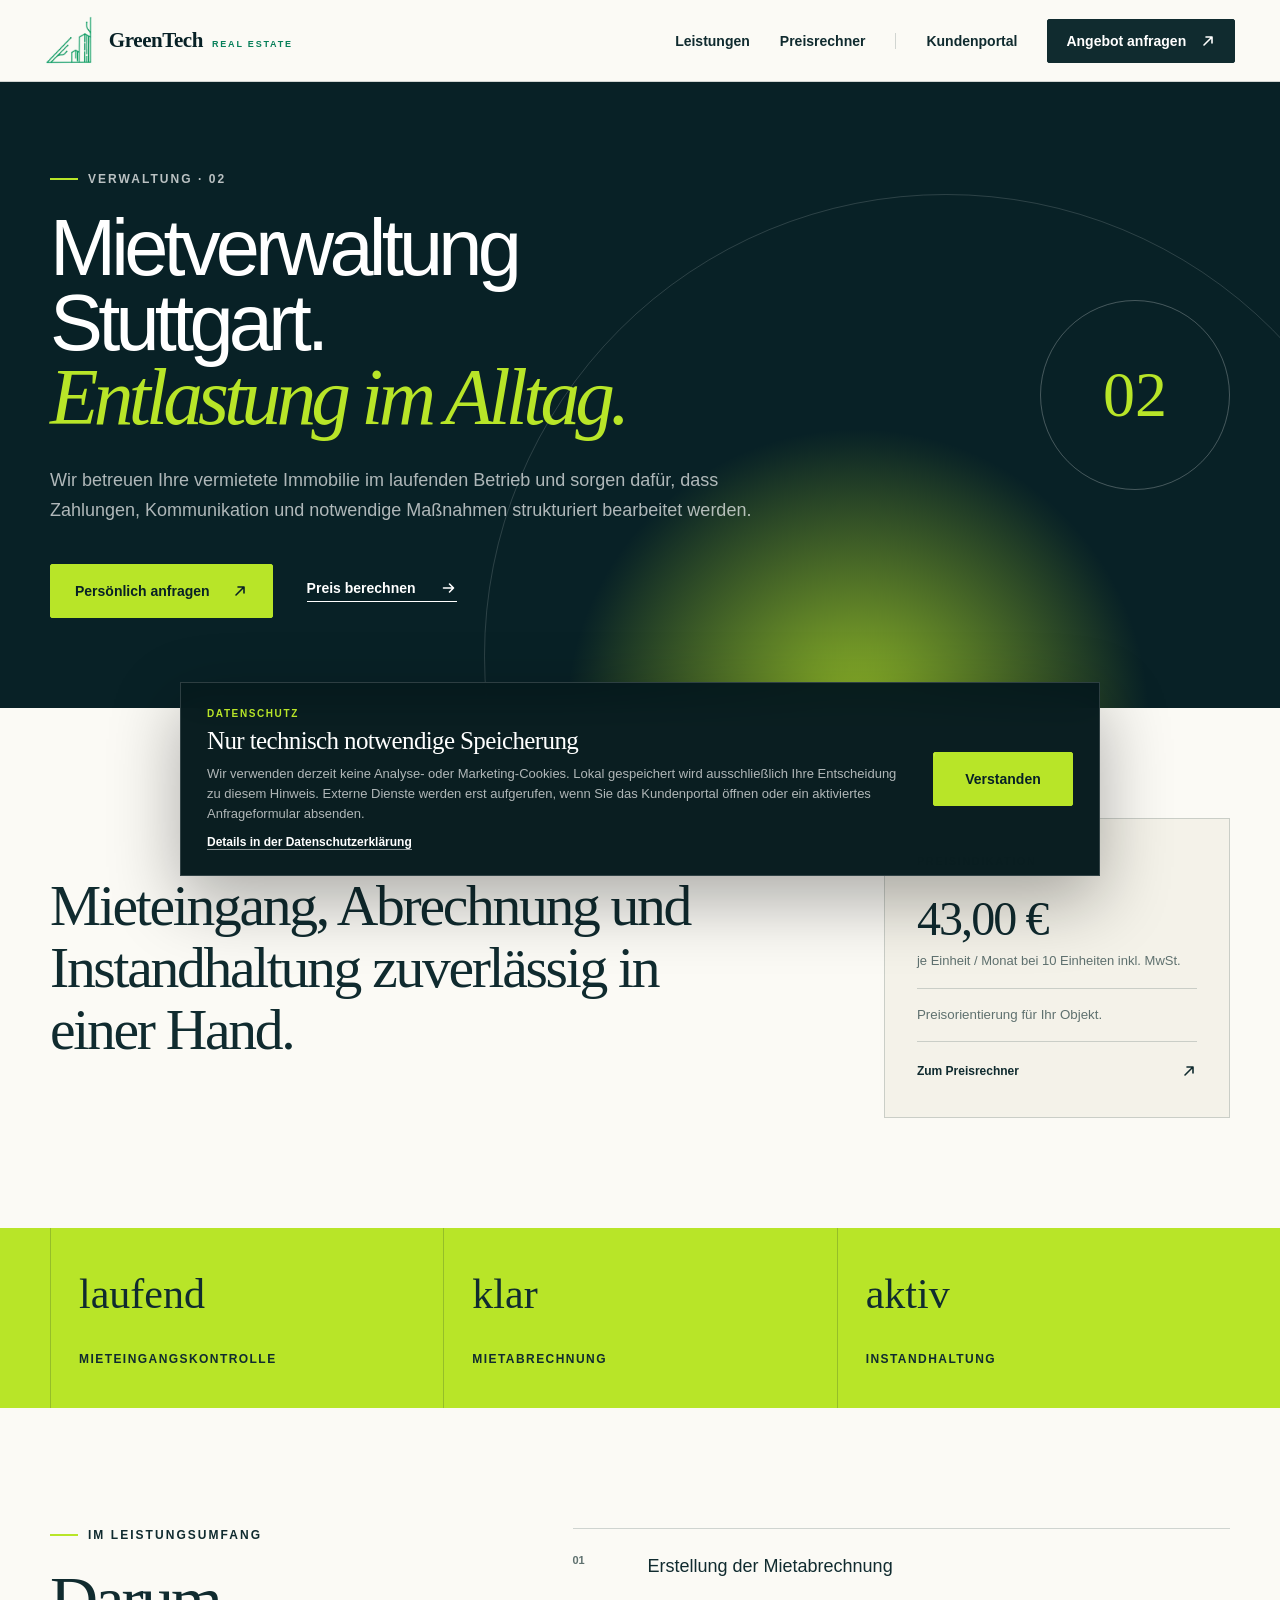
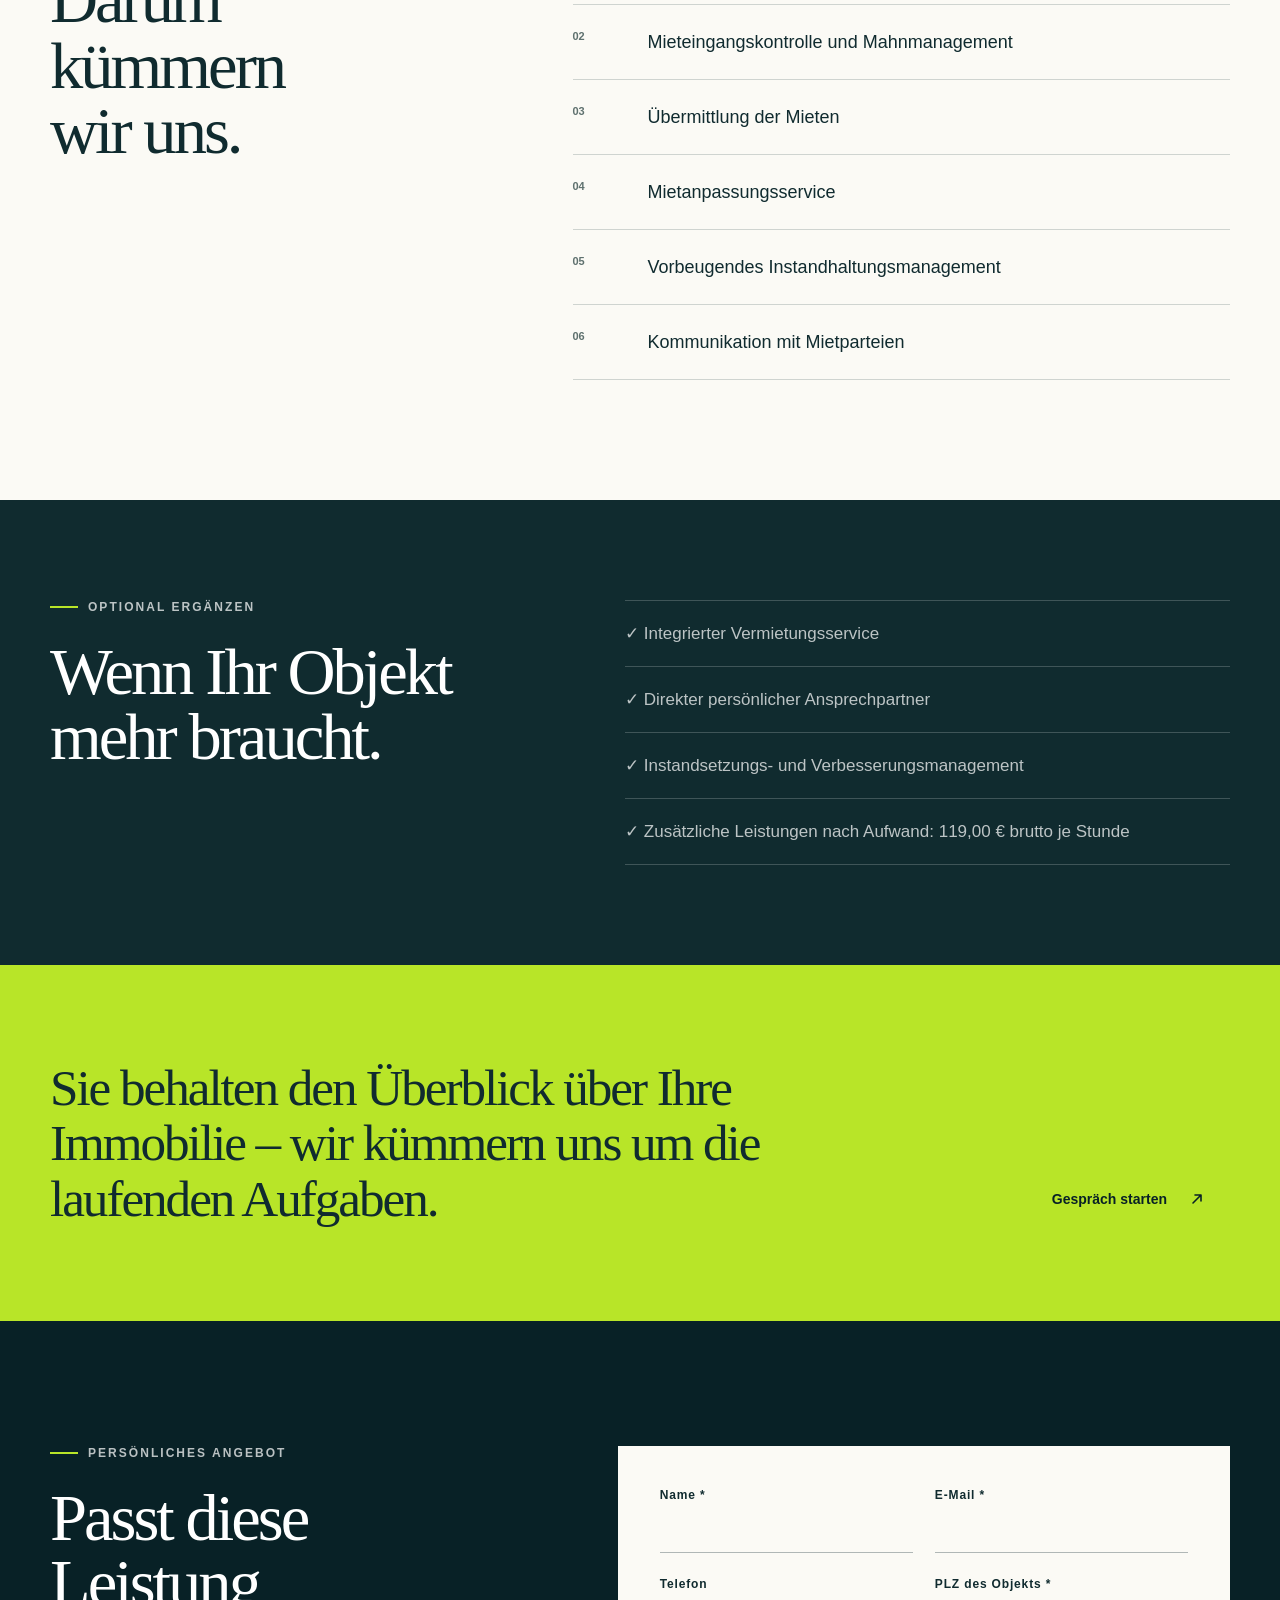
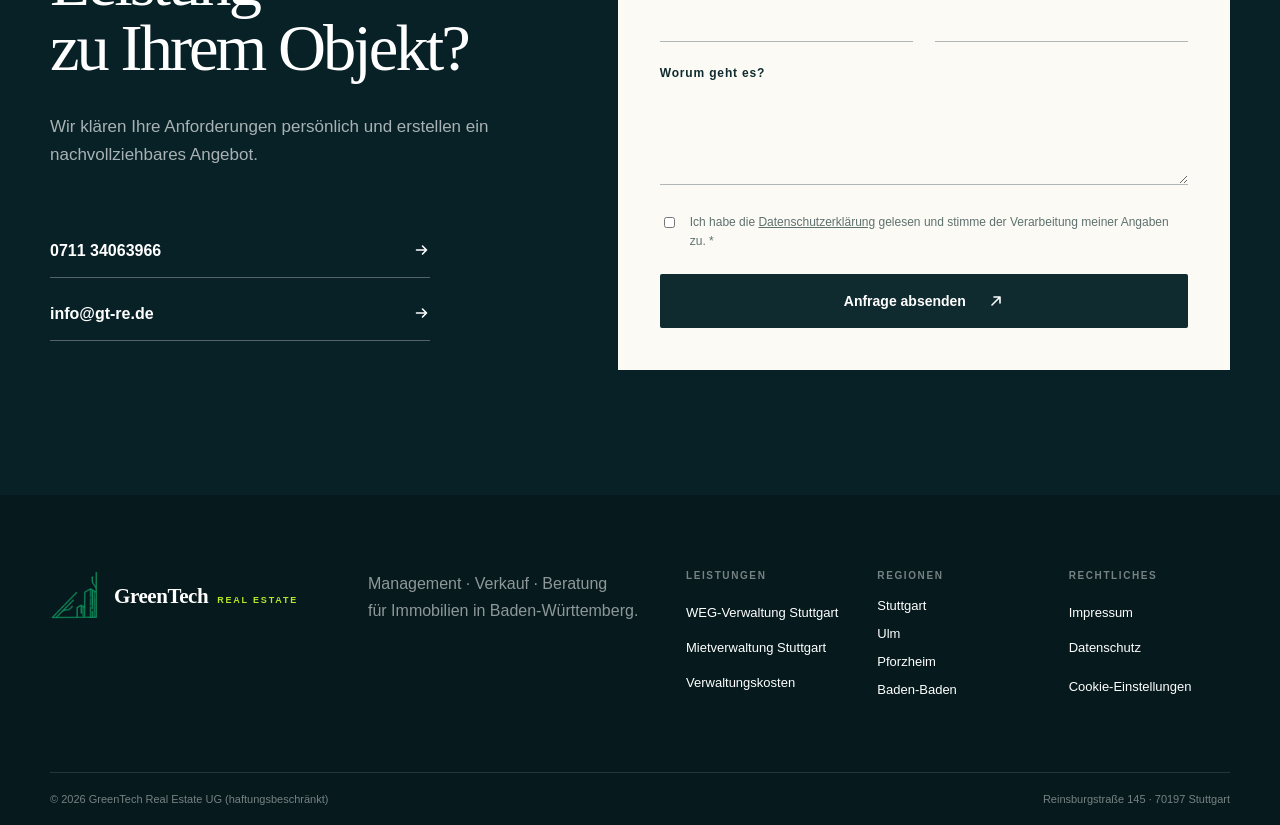
<file: mietverwaltung.html>
<!doctype html><html lang="de"><head><meta charset="utf-8"><meta name="viewport" content="width=device-width,initial-scale=1"><title>Mietverwaltung Stuttgart | GreenTech Real Estate</title><meta name="description" content="Wir betreuen Ihre vermietete Immobilie im laufenden Betrieb und sorgen dafür, dass Zahlungen, Kommunikation und notwendige Maßnahmen strukturiert bearbeitet werden."><meta name="robots" content="index,follow,max-image-preview:large"><link rel="canonical" href="https://www.greentechrealestate.de/mietverwaltung.html"><meta property="og:locale" content="de_DE"><meta property="og:type" content="website"><meta property="og:title" content="Mietverwaltung Stuttgart | GreenTech Real Estate"><meta property="og:description" content="Wir betreuen Ihre vermietete Immobilie im laufenden Betrieb und sorgen dafür, dass Zahlungen, Kommunikation und notwendige Maßnahmen strukturiert bearbeitet werden."><meta property="og:url" content="https://www.greentechrealestate.de/mietverwaltung.html"><script type="application/ld+json">{"@context":"https://schema.org","@type":["RealEstateAgent","LocalBusiness"],"@id":"https://www.greentechrealestate.de/#unternehmen","name":"GreenTech Real Estate UG (haftungsbeschränkt)","url":"https://www.greentechrealestate.de","logo":"https://www.greentechrealestate.de/assets/greentech-logo.png","telephone":"+49 711 34063966","email":"info@gt-re.de","address":{"@type":"PostalAddress","streetAddress":"Reinsburgstraße 145","postalCode":"70197","addressLocality":"Stuttgart","addressRegion":"Baden-Württemberg","addressCountry":"DE"},"areaServed":["Stuttgart","Ulm","Pforzheim","Baden-Baden"]}</script><link rel="stylesheet" href="styles.css"><script src="form-config.js" defer></script><script src="script.js" defer></script></head><body><header class="site-header"><a class="brand brand-logo" href="index.html" aria-label="GreenTech Real Estate – Startseite"><span class="brand-symbol" aria-hidden="true"><img src="[data-uri]" alt="" width="380" height="132"></span><span class="brand-name"><strong>GreenTech</strong><span>Real Estate</span></span></a><button class="menu-button" type="button" aria-label="Menü öffnen" aria-expanded="false"><span></span><span></span></button><nav class="main-nav"><a href="index.html#leistungen">Leistungen</a><a href="preise.html">Preisrechner</a><a class="nav-login" href="https://portal.greentechrealestate.de">Kundenportal</a><a class="button button-small" href="index.html#anfrage">Angebot anfragen <span class="arrow-icon" aria-hidden="true"><svg viewBox="0 0 16 16" focusable="false"><path d="M4 12 12 4M6 4h6v6"></path></svg></span></a></nav><span class="scroll-progress" aria-hidden="true"></span></header><main class="page-transition"><script type="application/ld+json">{"@context":"https://schema.org","@type":"Service","name":"Mietverwaltung Stuttgart","description":"Wir betreuen Ihre vermietete Immobilie im laufenden Betrieb und sorgen dafür, dass Zahlungen, Kommunikation und notwendige Maßnahmen strukturiert bearbeitet werden.","provider":{"@id":"https://www.greentechrealestate.de/#unternehmen"},"areaServed":{"@type":"City","name":"Stuttgart"},"url":"https://www.greentechrealestate.de/mietverwaltung.html"}</script><section class="subhero"><div class="subhero-grid section-shell"><div class="subhero-copy"><p class="eyebrow light"><span></span> Verwaltung · 02</p><h1>Mietverwaltung Stuttgart.<br><em>Entlastung im Alltag.</em></h1><p>Wir betreuen Ihre vermietete Immobilie im laufenden Betrieb und sorgen dafür, dass Zahlungen, Kommunikation und notwendige Maßnahmen strukturiert bearbeitet werden.</p><div class="hero-actions"><a class="button button-light" href="#anfrage">Persönlich anfragen <span class="arrow-icon" aria-hidden="true"><svg viewBox="0 0 16 16" focusable="false"><path d="M4 12 12 4M6 4h6v6"></path></svg></span></a><a class="text-link light-link" href="preise.html">Preis berechnen <span class="arrow-icon arrow-icon-right" aria-hidden="true"><svg viewBox="0 0 16 16" focusable="false"><path d="M3 8h10M9 4l4 4-4 4"></path></svg></span></a></div></div><div class="subhero-mark"><span>02</span></div></div></section><section class="service-intro section-shell reveal"><p class="lead-quote">Mieteingang, Abrechnung und Instandhaltung zuverlässig in einer Hand.</p><div class="price-callout"><span>Preisindikation</span><strong>43,00 €</strong><p>je Einheit / Monat bei 10 Einheiten inkl. MwSt.</p><small>Preisorientierung für Ihr Objekt.</small><a class="price-callout-link" href="preise.html">Zum Preisrechner <span class="arrow-icon" aria-hidden="true"><svg viewBox="0 0 16 16" focusable="false"><path d="M4 12 12 4M6 4h6v6"></path></svg></span></a></div></section><section class="facts-band"><div class="section-shell facts-grid"><div class="fact"><strong>laufend</strong><span>Mieteingangskontrolle</span></div><div class="fact"><strong>klar</strong><span>Mietabrechnung</span></div><div class="fact"><strong>aktiv</strong><span>Instandhaltung</span></div></div></section><section class="detail-section section-shell reveal"><div><p class="eyebrow"><span></span> Im Leistungsumfang</p><h2>Darum kümmern<br>wir uns.</h2></div><ul class="feature-list"><li><span>01</span>Erstellung der Mietabrechnung</li><li><span>02</span>Mieteingangskontrolle und Mahnmanagement</li><li><span>03</span>Übermittlung der Mieten</li><li><span>04</span>Mietanpassungsservice</li><li><span>05</span>Vorbeugendes Instandhaltungsmanagement</li><li><span>06</span>Kommunikation mit Mietparteien</li></ul></section><section class="extras-section"><div class="section-shell extras-grid reveal"><div><p class="eyebrow light"><span></span> Optional ergänzen</p><h2>Wenn Ihr Objekt<br>mehr braucht.</h2></div><ul><li>✓ Integrierter Vermietungsservice</li><li>✓ Direkter persönlicher Ansprechpartner</li><li>✓ Instandsetzungs- und Verbesserungsmanagement</li><li>✓ Zusätzliche Leistungen nach Aufwand: 119,00 € brutto je Stunde</li></ul></div></section><section class="detail-closing"><div class="section-shell"><p>Sie behalten den Überblick über Ihre Immobilie – wir kümmern uns um die laufenden Aufgaben.</p><a class="button button-light" href="#anfrage">Gespräch starten <span class="arrow-icon" aria-hidden="true"><svg viewBox="0 0 16 16" focusable="false"><path d="M4 12 12 4M6 4h6v6"></path></svg></span></a></div></section><section class="contact-section" id="anfrage"><div class="section-shell contact-grid"><div class="contact-copy"><p class="eyebrow light"><span></span> Persönliches Angebot</p><h2>Passt diese Leistung<br>zu Ihrem Objekt?</h2><p>Wir klären Ihre Anforderungen persönlich und erstellen ein nachvollziehbares Angebot.</p><div class="contact-direct"><a href="tel:+4971134063966">0711 34063966 <span class="arrow-icon arrow-icon-right" aria-hidden="true"><svg viewBox="0 0 16 16" focusable="false"><path d="M3 8h10M9 4l4 4-4 4"></path></svg></span></a><a href="mailto:info@gt-re.de">info@gt-re.de <span class="arrow-icon arrow-icon-right" aria-hidden="true"><svg viewBox="0 0 16 16" focusable="false"><path d="M3 8h10M9 4l4 4-4 4"></path></svg></span></a></div></div><form class="inquiry-form" action="https://formspree.io/f/DEINE_FORM_ID" method="POST"><input type="text" name="_gotcha" class="honeypot" tabindex="-1" autocomplete="off"><input type="hidden" name="_subject" value="Neue Anfrage über greentechrealestate.de"><input type="hidden" name="Leistung" value="Mietverwaltung"><div class="form-row"><label><span>Name *</span><input type="text" name="Name" required></label><label><span>E-Mail *</span><input type="email" name="email" required></label></div><div class="form-row"><label><span>Telefon</span><input type="tel" name="Telefon"></label><label><span>PLZ des Objekts *</span><input type="text" name="PLZ" pattern="[0-9]{5}" required></label></div><label><span>Worum geht es?</span><textarea name="Nachricht" rows="4"></textarea></label><label class="checkbox-label"><input type="checkbox" required><span>Ich habe die <a href="datenschutz.html">Datenschutzerklärung</a> gelesen und stimme der Verarbeitung meiner Angaben zu. *</span></label><button class="button button-submit" type="submit">Anfrage absenden <span class="arrow-icon" aria-hidden="true"><svg viewBox="0 0 16 16" focusable="false"><path d="M4 12 12 4M6 4h6v6"></path></svg></span></button><p class="form-notice" hidden></p></form></div></section></main><footer><div class="footer-top section-shell"><a class="brand brand-logo footer-logo" href="index.html" aria-label="GreenTech Real Estate – Startseite"><span class="brand-symbol" aria-hidden="true"><img src="[data-uri]" alt="" width="380" height="132"></span><span class="brand-name"><strong>GreenTech</strong><span>Real Estate</span></span></a><p>Management · Verkauf · Beratung<br>für Immobilien in Baden-Württemberg.</p><div class="footer-navigation"><nav class="footer-links" aria-label="Leistungen"><strong>Leistungen</strong><a href="weg-verwaltung.html">WEG-Verwaltung Stuttgart</a><a href="mietverwaltung.html">Mietverwaltung Stuttgart</a><a href="preise.html">Verwaltungskosten</a></nav><nav class="footer-links" aria-label="Regionen"><strong>Regionen</strong><a href="index.html#stuttgart">Stuttgart</a><a href="hausverwaltung-ulm.html">Ulm</a><a href="hausverwaltung-pforzheim.html">Pforzheim</a><a href="hausverwaltung-baden-baden.html">Baden-Baden</a></nav><nav class="footer-links" aria-label="Rechtliches"><strong>Rechtliches</strong><a href="impressum.html">Impressum</a><a href="datenschutz.html">Datenschutz</a><button class="footer-cookie-button" type="button" data-cookie-settings>Cookie-Einstellungen</button></nav></div></div><div class="footer-bottom section-shell"><span>© 2026 GreenTech Real Estate UG (haftungsbeschränkt)</span><span>Reinsburgstraße 145 · 70197 Stuttgart</span></div></footer></body></html>
</file>
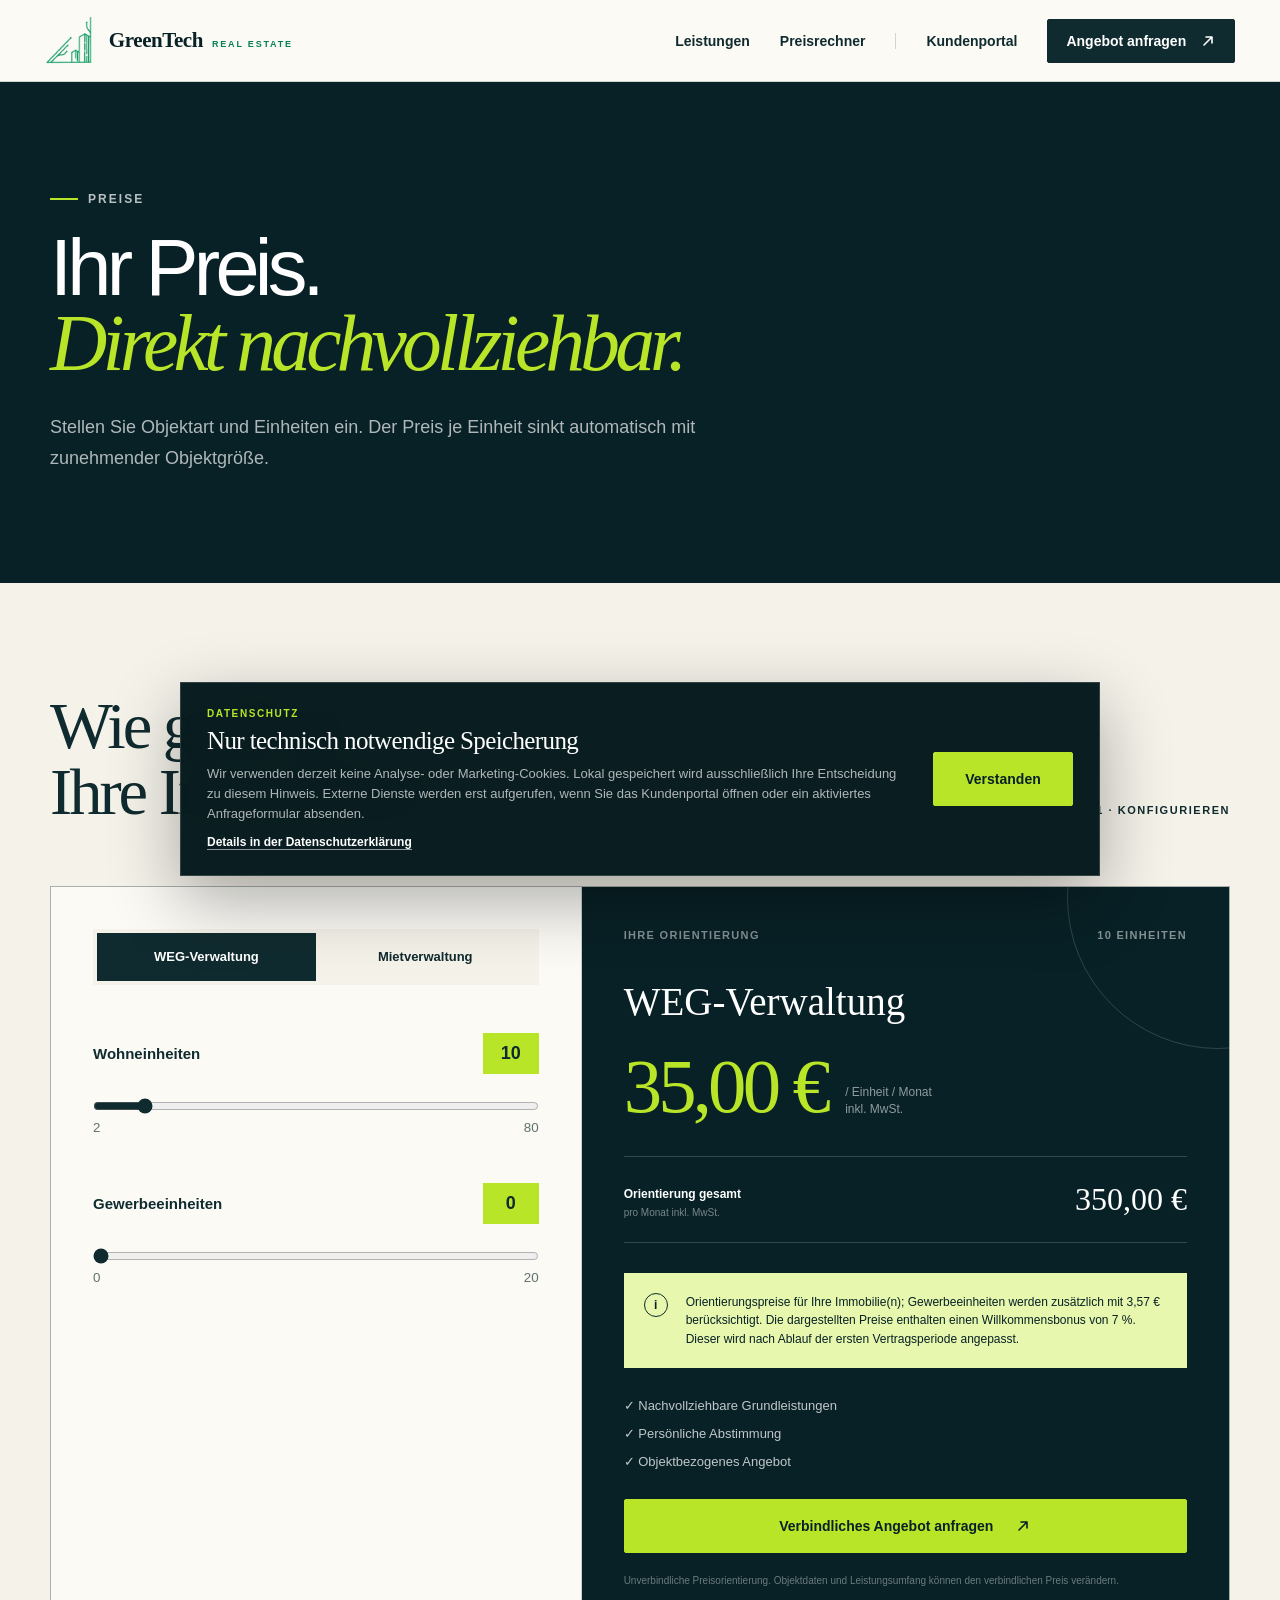
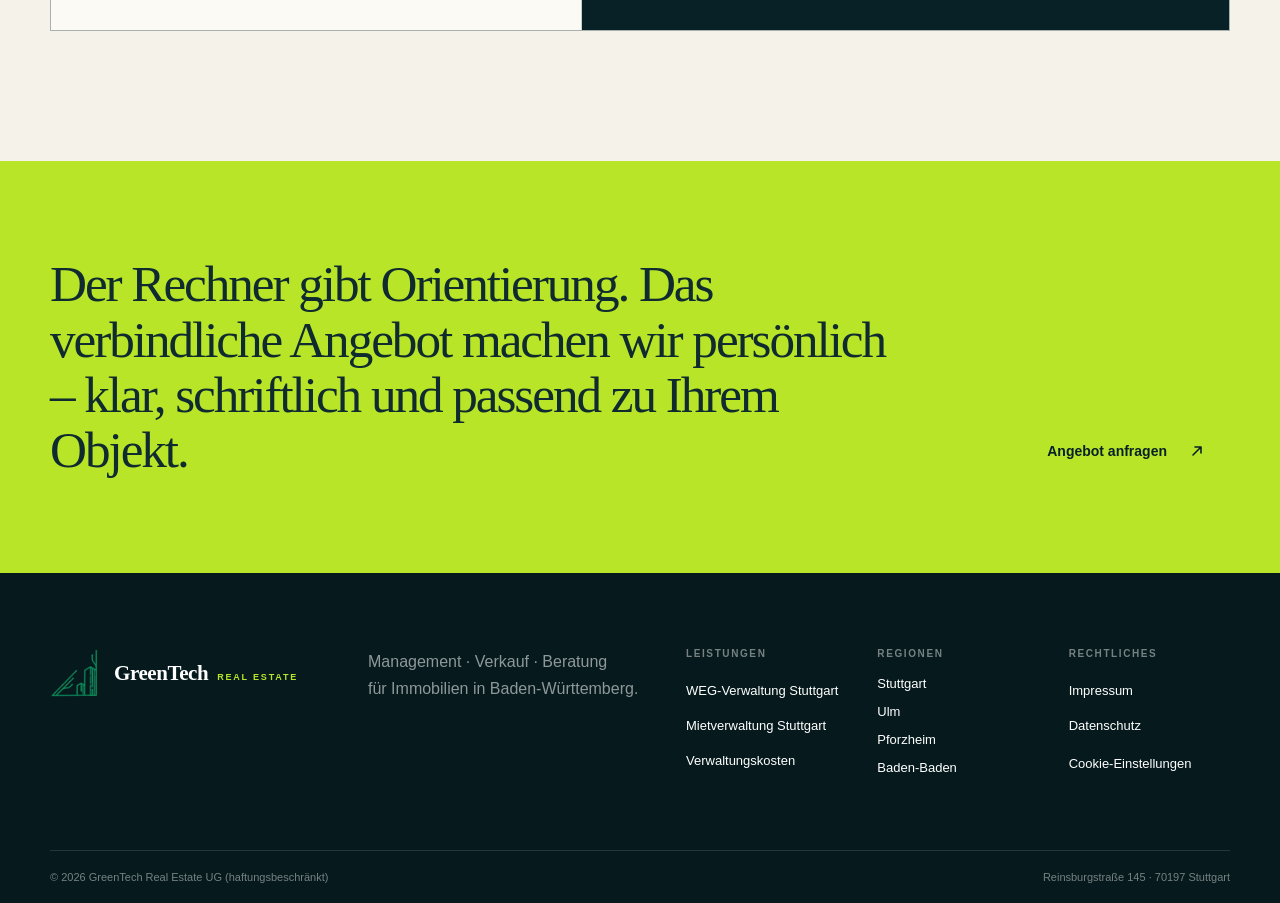
<file: preise.html>
<!doctype html><html lang="de"><head><meta charset="utf-8"><meta name="viewport" content="width=device-width,initial-scale=1"><title>Kosten Hausverwaltung Stuttgart – Preisrechner | GreenTech Real Estate</title><meta name="description" content="Kosten für WEG- und Mietverwaltung in Stuttgart direkt berechnen. Unverbindliche Preisorientierung je Einheit inklusive Mehrwertsteuer."><meta name="robots" content="index,follow,max-image-preview:large"><link rel="canonical" href="https://www.greentechrealestate.de/preise.html"><meta property="og:locale" content="de_DE"><meta property="og:type" content="website"><meta property="og:title" content="Kosten Hausverwaltung Stuttgart – Preisrechner | GreenTech Real Estate"><meta property="og:description" content="Kosten für WEG- und Mietverwaltung in Stuttgart direkt berechnen. Unverbindliche Preisorientierung je Einheit inklusive Mehrwertsteuer."><meta property="og:url" content="https://www.greentechrealestate.de/preise.html"><script type="application/ld+json">{"@context":"https://schema.org","@type":["RealEstateAgent","LocalBusiness"],"@id":"https://www.greentechrealestate.de/#unternehmen","name":"GreenTech Real Estate UG (haftungsbeschränkt)","url":"https://www.greentechrealestate.de","logo":"https://www.greentechrealestate.de/assets/greentech-logo.png","telephone":"+49 711 34063966","email":"info@gt-re.de","address":{"@type":"PostalAddress","streetAddress":"Reinsburgstraße 145","postalCode":"70197","addressLocality":"Stuttgart","addressRegion":"Baden-Württemberg","addressCountry":"DE"},"areaServed":["Stuttgart","Ulm","Pforzheim","Baden-Baden"]}</script><link rel="stylesheet" href="styles.css"><script src="form-config.js" defer></script><script src="script.js" defer></script><script>(function(){function init(){var c=document.querySelector('[data-calculator]');if(!c||c.dataset.priceReady==='true')return;var h=c.querySelector('[name="homes"]'),g=c.querySelector('[name="commercial"]'),kind='weg',money=function(v){return new Intl.NumberFormat('de-DE',{style:'currency',currency:'EUR'}).format(v)},price=function(type,n){var x=Math.max(2,Math.min(100,n)),p;if(x<=5)p=75-(x-2)*(32/3);else if(x<=10)p=43-(x-5)*1.6;else if(x<=40)p=35-(x-10)/6;else if(x<=80)p=30-(x-40)/16;else p=27.5-(x-80)/40;return Math.round((p+(type==='miete'?8:0))*100)/100},render=function(){var a=Number(h.value),b=Number(g.value),n=a+b,p=price(kind,n);c.querySelector('[data-homes-output]').textContent=a;c.querySelector('[data-commercial-output]').textContent=b;c.querySelector('[data-unit-count]').textContent=n+' Einheiten';c.querySelector('[data-result-title]').textContent=kind==='weg'?'WEG-Verwaltung':'Mietverwaltung';c.querySelector('[data-unit-price]').textContent=money(p);c.querySelector('[data-total-price]').textContent=money(a*p+b*(p+3.57))};c.dataset.priceReady='true';c.querySelectorAll('[data-kind]').forEach(function(b){b.addEventListener('click',function(){kind=b.dataset.kind;c.querySelectorAll('[data-kind]').forEach(function(x){var a=x===b;x.classList.toggle('active',a);x.setAttribute('aria-pressed',String(a))});render()})});h.addEventListener('input',render);g.addEventListener('input',render);render()}if(document.readyState==='loading')document.addEventListener('DOMContentLoaded',init);else init()})();</script></head><body><header class="site-header"><a class="brand brand-logo" href="index.html" aria-label="GreenTech Real Estate – Startseite"><span class="brand-symbol" aria-hidden="true"><img src="[data-uri]" alt="" width="380" height="132"></span><span class="brand-name"><strong>GreenTech</strong><span>Real Estate</span></span></a><button class="menu-button" type="button" aria-label="Menü öffnen" aria-expanded="false"><span></span><span></span></button><nav class="main-nav"><a href="index.html#leistungen">Leistungen</a><a href="preise.html">Preisrechner</a><a class="nav-login" href="https://portal.greentechrealestate.de">Kundenportal</a><a class="button button-small" href="index.html#anfrage">Angebot anfragen <span class="arrow-icon" aria-hidden="true"><svg viewBox="0 0 16 16" focusable="false"><path d="M4 12 12 4M6 4h6v6"></path></svg></span></a></nav><span class="scroll-progress" aria-hidden="true"></span></header><main class="page-transition"><section class="price-hero"><div class="section-shell"><p class="eyebrow light"><span></span> Preise</p><h1>Ihr Preis.<br><em>Direkt nachvollziehbar.</em></h1><p>Stellen Sie Objektart und Einheiten ein. Der Preis je Einheit sinkt automatisch mit zunehmender Objektgröße.</p></div></section><section class="calculator-section"><div class="section-shell"><div class="calculator-heading reveal"><span>01 · Konfigurieren</span><h2>Wie groß ist<br>Ihre Immobilie?</h2></div><div class="calculator-layout" data-calculator><div class="calculator-controls"><div class="segment"><button type="button" class="active" data-kind="weg">WEG-Verwaltung</button><button type="button" data-kind="miete">Mietverwaltung</button></div><label class="range-control"><span><b>Wohneinheiten</b><output data-homes-output>10</output></span><input name="homes" type="range" min="2" max="80" value="10"><small><span>2</span><span>80</span></small></label><label class="range-control"><span><b>Gewerbeeinheiten</b><output data-commercial-output>0</output></span><input name="commercial" type="range" min="0" max="20" value="0"><small><span>0</span><span>20</span></small></label></div><article class="result-card"><div class="result-top"><span>Ihre Orientierung</span><span data-unit-count></span></div><h2 data-result-title></h2><div data-standard-result><div class="unit-price"><strong data-unit-price></strong><span>/ Einheit / Monat<br>inkl. MwSt.</span></div><div class="total-price"><span>Orientierung gesamt</span><strong data-total-price></strong><small>pro Monat inkl. MwSt.</small></div></div><div class="calculator-note"><span>i</span><p>Orientierungspreise für Ihre Immobilie(n); Gewerbeeinheiten werden zusätzlich mit 3,57 € berücksichtigt. Die dargestellten Preise enthalten einen Willkommensbonus von 7 %. Dieser wird nach Ablauf der ersten Vertragsperiode angepasst.</p></div><div class="custom-result" data-custom-result hidden><strong>Individuelles Angebot</strong><p>Bei mehr als 60 Einheiten stimmen wir Umfang und Konditionen persönlich ab.</p></div><ul><li>✓ Nachvollziehbare Grundleistungen</li><li>✓ Persönliche Abstimmung</li><li>✓ Objektbezogenes Angebot</li></ul><a class="button button-light" href="index.html#anfrage">Verbindliches Angebot anfragen <span class="arrow-icon" aria-hidden="true"><svg viewBox="0 0 16 16" focusable="false"><path d="M4 12 12 4M6 4h6v6"></path></svg></span></a><p class="result-disclaimer">Unverbindliche Preisorientierung. Objektdaten und Leistungsumfang können den verbindlichen Preis verändern.</p></article></div></div></section><section class="detail-closing"><div class="section-shell"><p>Der Rechner gibt Orientierung. Das verbindliche Angebot machen wir persönlich – klar, schriftlich und passend zu Ihrem Objekt.</p><a class="button button-light" href="index.html#anfrage">Angebot anfragen <span class="arrow-icon" aria-hidden="true"><svg viewBox="0 0 16 16" focusable="false"><path d="M4 12 12 4M6 4h6v6"></path></svg></span></a></div></section></main><footer><div class="footer-top section-shell"><a class="brand brand-logo footer-logo" href="index.html" aria-label="GreenTech Real Estate – Startseite"><span class="brand-symbol" aria-hidden="true"><img src="[data-uri]" alt="" width="380" height="132"></span><span class="brand-name"><strong>GreenTech</strong><span>Real Estate</span></span></a><p>Management · Verkauf · Beratung<br>für Immobilien in Baden-Württemberg.</p><div class="footer-navigation"><nav class="footer-links" aria-label="Leistungen"><strong>Leistungen</strong><a href="weg-verwaltung.html">WEG-Verwaltung Stuttgart</a><a href="mietverwaltung.html">Mietverwaltung Stuttgart</a><a href="preise.html">Verwaltungskosten</a></nav><nav class="footer-links" aria-label="Regionen"><strong>Regionen</strong><a href="index.html#stuttgart">Stuttgart</a><a href="hausverwaltung-ulm.html">Ulm</a><a href="hausverwaltung-pforzheim.html">Pforzheim</a><a href="hausverwaltung-baden-baden.html">Baden-Baden</a></nav><nav class="footer-links" aria-label="Rechtliches"><strong>Rechtliches</strong><a href="impressum.html">Impressum</a><a href="datenschutz.html">Datenschutz</a><button class="footer-cookie-button" type="button" data-cookie-settings>Cookie-Einstellungen</button></nav></div></div><div class="footer-bottom section-shell"><span>© 2026 GreenTech Real Estate UG (haftungsbeschränkt)</span><span>Reinsburgstraße 145 · 70197 Stuttgart</span></div></footer></body></html>
</file>
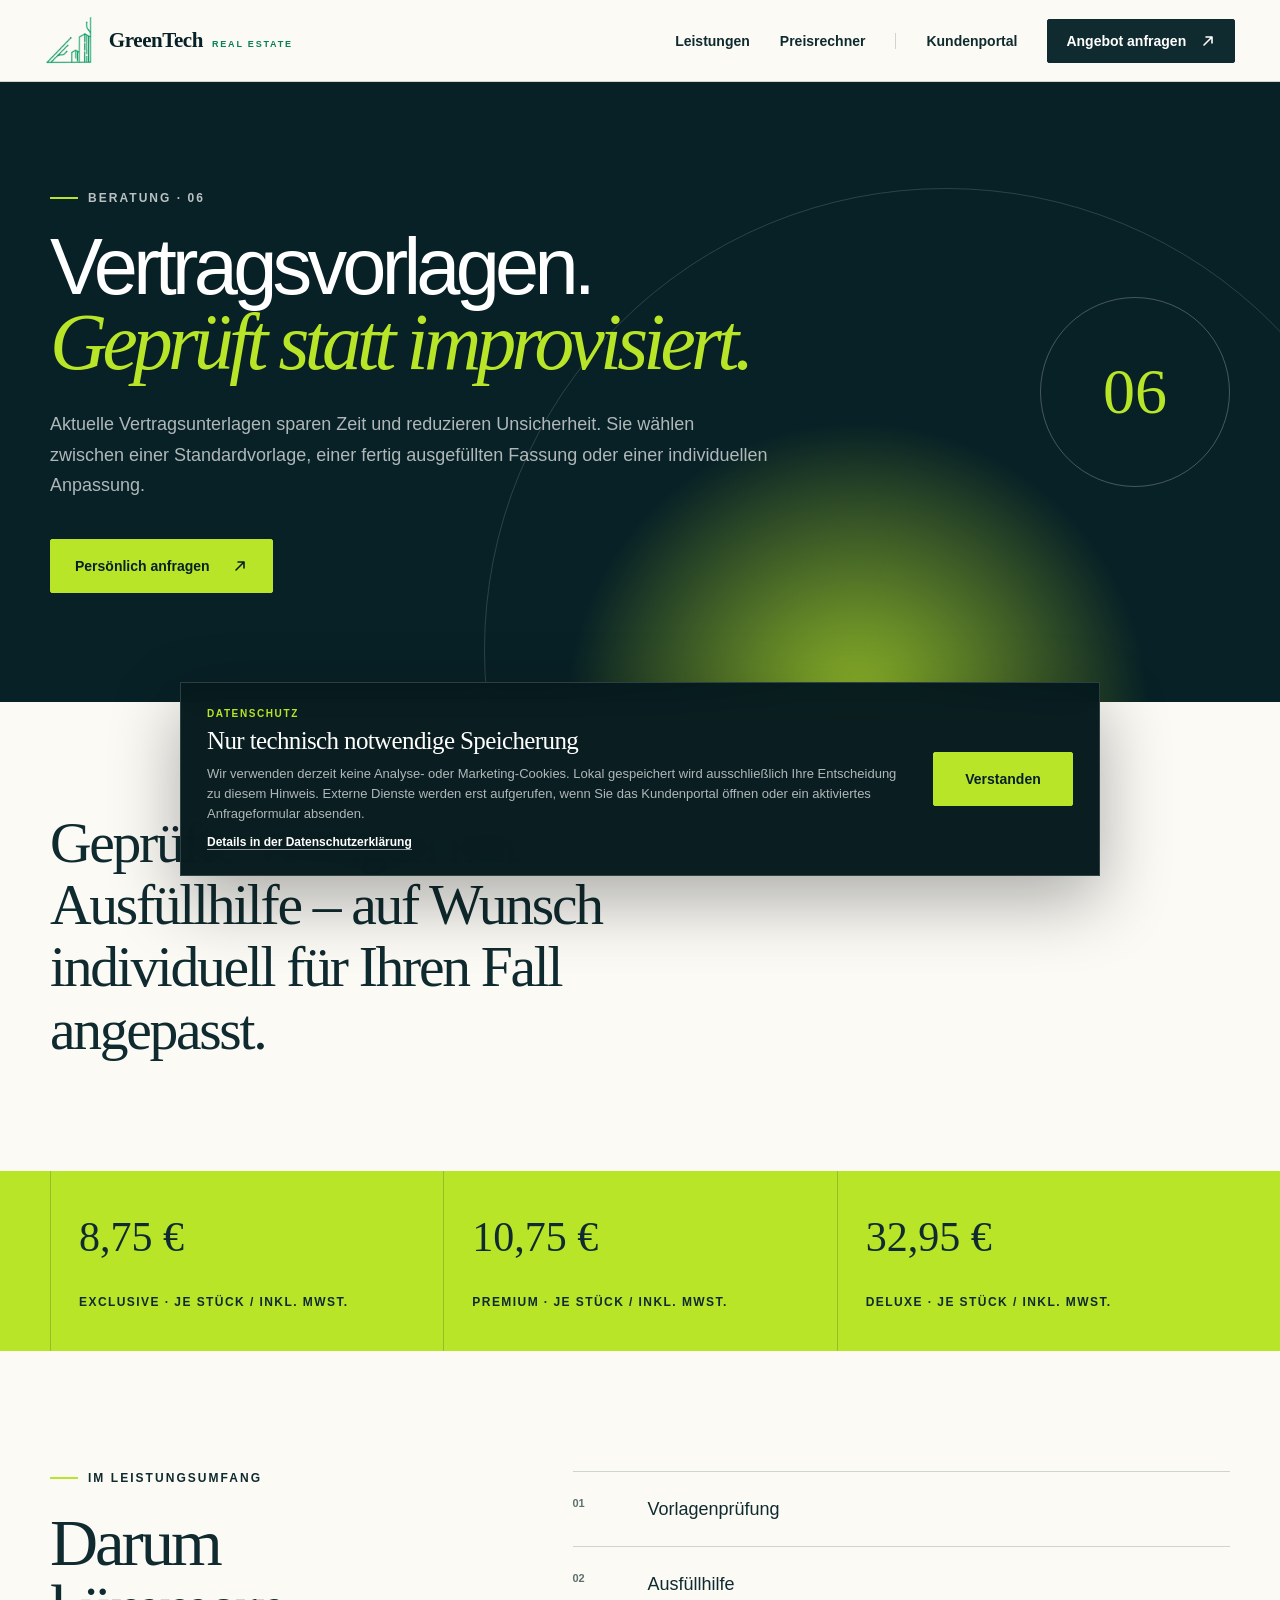
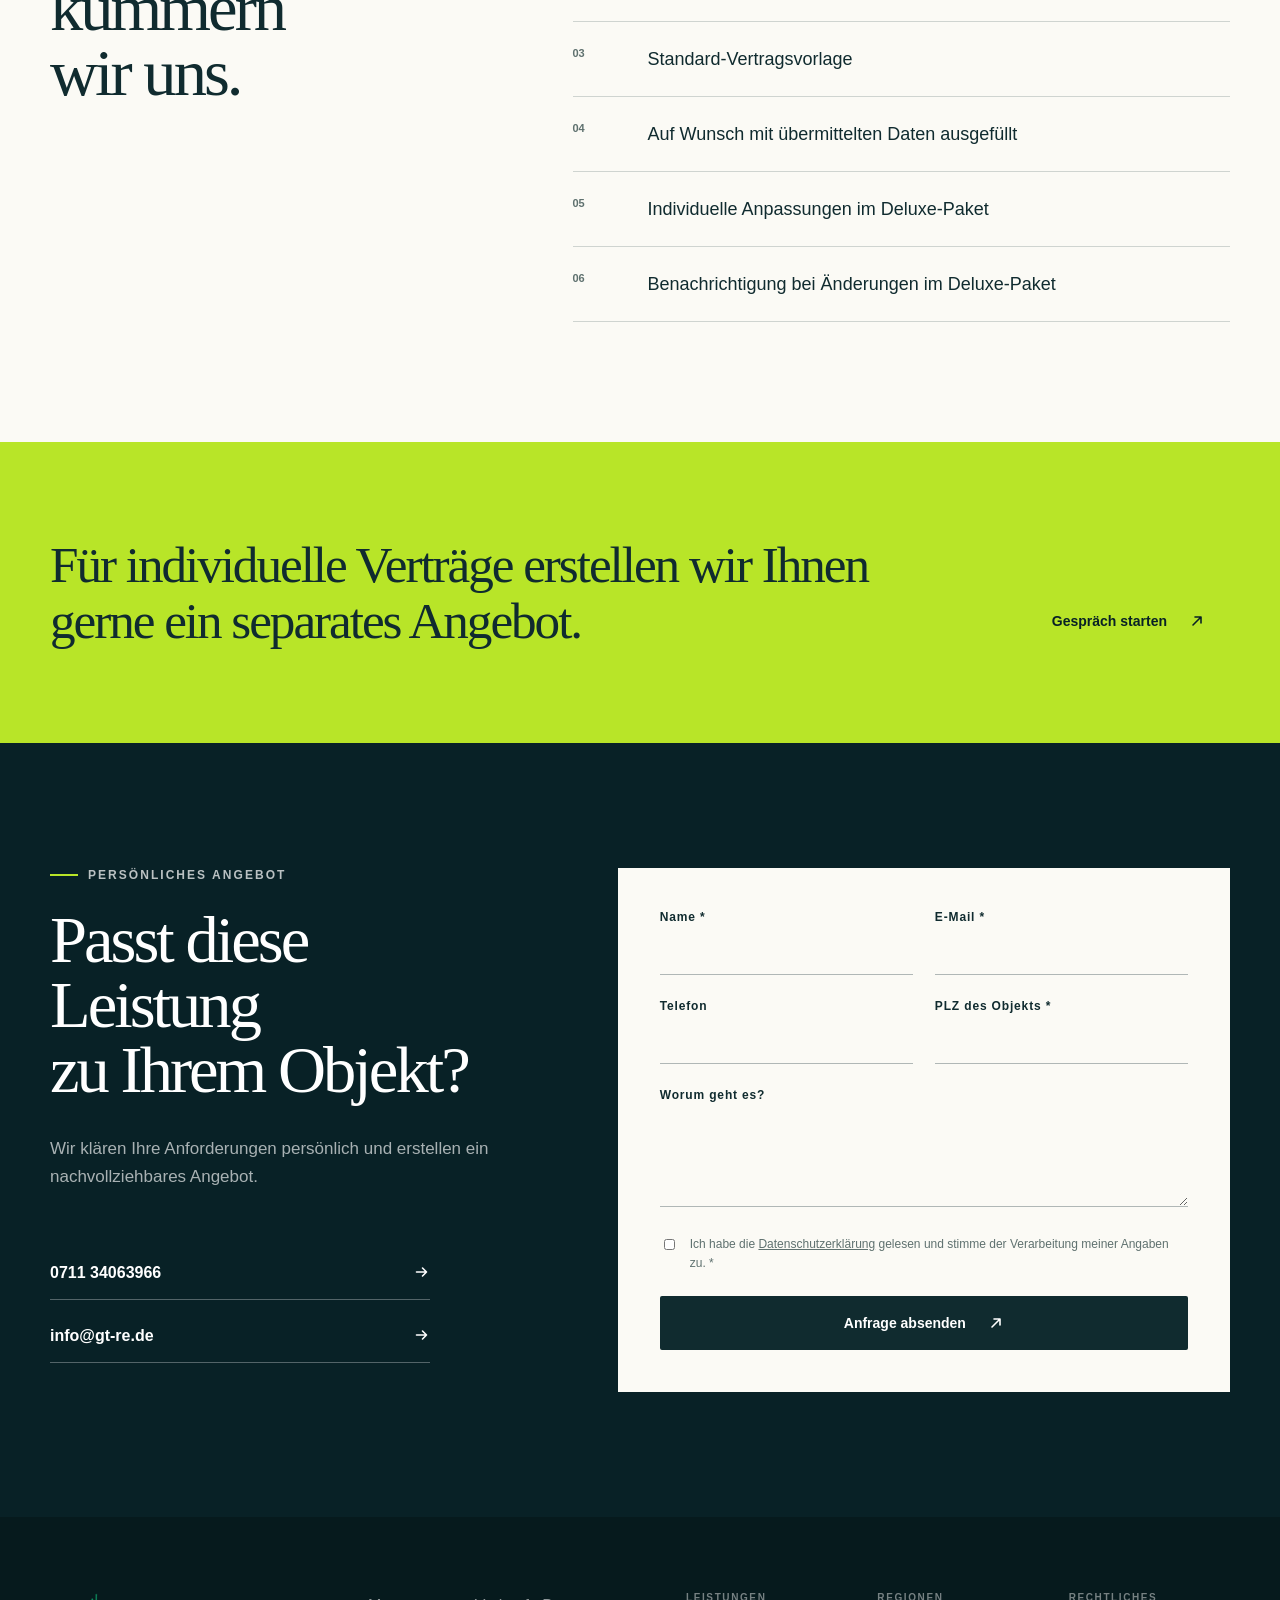
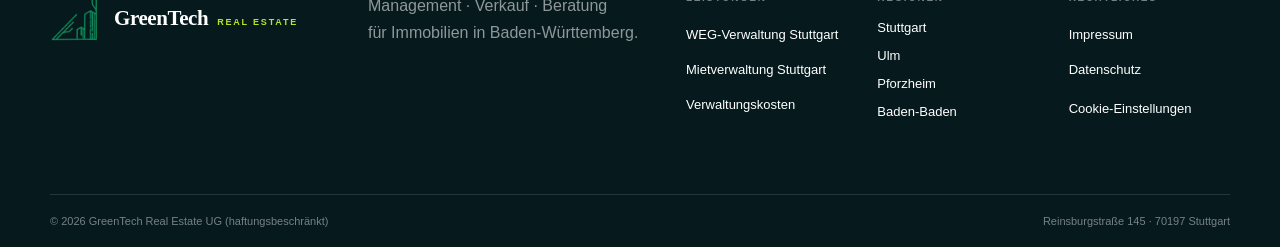
<file: vertragsvorlagen.html>
<!doctype html><html lang="de"><head><meta charset="utf-8"><meta name="viewport" content="width=device-width,initial-scale=1"><title>Vertragsvorlagen | GreenTech Real Estate</title><meta name="description" content="Aktuelle Vertragsunterlagen sparen Zeit und reduzieren Unsicherheit. Sie wählen zwischen einer Standardvorlage, einer fertig ausgefüllten Fassung oder einer individuellen Anpassung."><meta name="robots" content="index,follow,max-image-preview:large"><link rel="canonical" href="https://www.greentechrealestate.de/vertragsvorlagen.html"><meta property="og:locale" content="de_DE"><meta property="og:type" content="website"><meta property="og:title" content="Vertragsvorlagen | GreenTech Real Estate"><meta property="og:description" content="Aktuelle Vertragsunterlagen sparen Zeit und reduzieren Unsicherheit. Sie wählen zwischen einer Standardvorlage, einer fertig ausgefüllten Fassung oder einer individuellen Anpassung."><meta property="og:url" content="https://www.greentechrealestate.de/vertragsvorlagen.html"><script type="application/ld+json">{"@context":"https://schema.org","@type":["RealEstateAgent","LocalBusiness"],"@id":"https://www.greentechrealestate.de/#unternehmen","name":"GreenTech Real Estate UG (haftungsbeschränkt)","url":"https://www.greentechrealestate.de","logo":"https://www.greentechrealestate.de/assets/greentech-logo.png","telephone":"+49 711 34063966","email":"info@gt-re.de","address":{"@type":"PostalAddress","streetAddress":"Reinsburgstraße 145","postalCode":"70197","addressLocality":"Stuttgart","addressRegion":"Baden-Württemberg","addressCountry":"DE"},"areaServed":["Stuttgart","Ulm","Pforzheim","Baden-Baden"]}</script><link rel="stylesheet" href="styles.css"><script src="form-config.js" defer></script><script src="script.js" defer></script></head><body><header class="site-header"><a class="brand brand-logo" href="index.html" aria-label="GreenTech Real Estate – Startseite"><span class="brand-symbol" aria-hidden="true"><img src="[data-uri]" alt="" width="380" height="132"></span><span class="brand-name"><strong>GreenTech</strong><span>Real Estate</span></span></a><button class="menu-button" type="button" aria-label="Menü öffnen" aria-expanded="false"><span></span><span></span></button><nav class="main-nav"><a href="index.html#leistungen">Leistungen</a><a href="preise.html">Preisrechner</a><a class="nav-login" href="https://portal.greentechrealestate.de">Kundenportal</a><a class="button button-small" href="index.html#anfrage">Angebot anfragen <span class="arrow-icon" aria-hidden="true"><svg viewBox="0 0 16 16" focusable="false"><path d="M4 12 12 4M6 4h6v6"></path></svg></span></a></nav><span class="scroll-progress" aria-hidden="true"></span></header><main class="page-transition"><script type="application/ld+json">{"@context":"https://schema.org","@type":"Service","name":"Vertragsvorlagen","description":"Aktuelle Vertragsunterlagen sparen Zeit und reduzieren Unsicherheit. Sie wählen zwischen einer Standardvorlage, einer fertig ausgefüllten Fassung oder einer individuellen Anpassung.","provider":{"@id":"https://www.greentechrealestate.de/#unternehmen"},"areaServed":{"@type":"City","name":"Stuttgart"},"url":"https://www.greentechrealestate.de/vertragsvorlagen.html"}</script><section class="subhero"><div class="subhero-grid section-shell"><div class="subhero-copy"><p class="eyebrow light"><span></span> Beratung · 06</p><h1>Vertragsvorlagen.<br><em>Geprüft statt improvisiert.</em></h1><p>Aktuelle Vertragsunterlagen sparen Zeit und reduzieren Unsicherheit. Sie wählen zwischen einer Standardvorlage, einer fertig ausgefüllten Fassung oder einer individuellen Anpassung.</p><div class="hero-actions"><a class="button button-light" href="#anfrage">Persönlich anfragen <span class="arrow-icon" aria-hidden="true"><svg viewBox="0 0 16 16" focusable="false"><path d="M4 12 12 4M6 4h6v6"></path></svg></span></a></div></div><div class="subhero-mark"><span>06</span></div></div></section><section class="service-intro section-shell reveal"><p class="lead-quote">Geprüfte Vorlagen mit Ausfüllhilfe – auf Wunsch individuell für Ihren Fall angepasst.</p></section><section class="facts-band"><div class="section-shell facts-grid"><div class="fact"><strong>8,75 €</strong><span>Exclusive · je Stück / inkl. MwSt.</span></div><div class="fact"><strong>10,75 €</strong><span>Premium · je Stück / inkl. MwSt.</span></div><div class="fact"><strong>32,95 €</strong><span>Deluxe · je Stück / inkl. MwSt.</span></div></div></section><section class="detail-section section-shell reveal"><div><p class="eyebrow"><span></span> Im Leistungsumfang</p><h2>Darum kümmern<br>wir uns.</h2></div><ul class="feature-list"><li><span>01</span>Vorlagenprüfung</li><li><span>02</span>Ausfüllhilfe</li><li><span>03</span>Standard-Vertragsvorlage</li><li><span>04</span>Auf Wunsch mit übermittelten Daten ausgefüllt</li><li><span>05</span>Individuelle Anpassungen im Deluxe-Paket</li><li><span>06</span>Benachrichtigung bei Änderungen im Deluxe-Paket</li></ul></section><section class="detail-closing"><div class="section-shell"><p>Für individuelle Verträge erstellen wir Ihnen gerne ein separates Angebot.</p><a class="button button-light" href="#anfrage">Gespräch starten <span class="arrow-icon" aria-hidden="true"><svg viewBox="0 0 16 16" focusable="false"><path d="M4 12 12 4M6 4h6v6"></path></svg></span></a></div></section><section class="contact-section" id="anfrage"><div class="section-shell contact-grid"><div class="contact-copy"><p class="eyebrow light"><span></span> Persönliches Angebot</p><h2>Passt diese Leistung<br>zu Ihrem Objekt?</h2><p>Wir klären Ihre Anforderungen persönlich und erstellen ein nachvollziehbares Angebot.</p><div class="contact-direct"><a href="tel:+4971134063966">0711 34063966 <span class="arrow-icon arrow-icon-right" aria-hidden="true"><svg viewBox="0 0 16 16" focusable="false"><path d="M3 8h10M9 4l4 4-4 4"></path></svg></span></a><a href="mailto:info@gt-re.de">info@gt-re.de <span class="arrow-icon arrow-icon-right" aria-hidden="true"><svg viewBox="0 0 16 16" focusable="false"><path d="M3 8h10M9 4l4 4-4 4"></path></svg></span></a></div></div><form class="inquiry-form" action="https://formspree.io/f/DEINE_FORM_ID" method="POST"><input type="text" name="_gotcha" class="honeypot" tabindex="-1" autocomplete="off"><input type="hidden" name="_subject" value="Neue Anfrage über greentechrealestate.de"><input type="hidden" name="Leistung" value="Vertragsvorlagen"><div class="form-row"><label><span>Name *</span><input type="text" name="Name" required></label><label><span>E-Mail *</span><input type="email" name="email" required></label></div><div class="form-row"><label><span>Telefon</span><input type="tel" name="Telefon"></label><label><span>PLZ des Objekts *</span><input type="text" name="PLZ" pattern="[0-9]{5}" required></label></div><label><span>Worum geht es?</span><textarea name="Nachricht" rows="4"></textarea></label><label class="checkbox-label"><input type="checkbox" required><span>Ich habe die <a href="datenschutz.html">Datenschutzerklärung</a> gelesen und stimme der Verarbeitung meiner Angaben zu. *</span></label><button class="button button-submit" type="submit">Anfrage absenden <span class="arrow-icon" aria-hidden="true"><svg viewBox="0 0 16 16" focusable="false"><path d="M4 12 12 4M6 4h6v6"></path></svg></span></button><p class="form-notice" hidden></p></form></div></section></main><footer><div class="footer-top section-shell"><a class="brand brand-logo footer-logo" href="index.html" aria-label="GreenTech Real Estate – Startseite"><span class="brand-symbol" aria-hidden="true"><img src="[data-uri]" alt="" width="380" height="132"></span><span class="brand-name"><strong>GreenTech</strong><span>Real Estate</span></span></a><p>Management · Verkauf · Beratung<br>für Immobilien in Baden-Württemberg.</p><div class="footer-navigation"><nav class="footer-links" aria-label="Leistungen"><strong>Leistungen</strong><a href="weg-verwaltung.html">WEG-Verwaltung Stuttgart</a><a href="mietverwaltung.html">Mietverwaltung Stuttgart</a><a href="preise.html">Verwaltungskosten</a></nav><nav class="footer-links" aria-label="Regionen"><strong>Regionen</strong><a href="index.html#stuttgart">Stuttgart</a><a href="hausverwaltung-ulm.html">Ulm</a><a href="hausverwaltung-pforzheim.html">Pforzheim</a><a href="hausverwaltung-baden-baden.html">Baden-Baden</a></nav><nav class="footer-links" aria-label="Rechtliches"><strong>Rechtliches</strong><a href="impressum.html">Impressum</a><a href="datenschutz.html">Datenschutz</a><button class="footer-cookie-button" type="button" data-cookie-settings>Cookie-Einstellungen</button></nav></div></div><div class="footer-bottom section-shell"><span>© 2026 GreenTech Real Estate UG (haftungsbeschränkt)</span><span>Reinsburgstraße 145 · 70197 Stuttgart</span></div></footer></body></html>
</file>
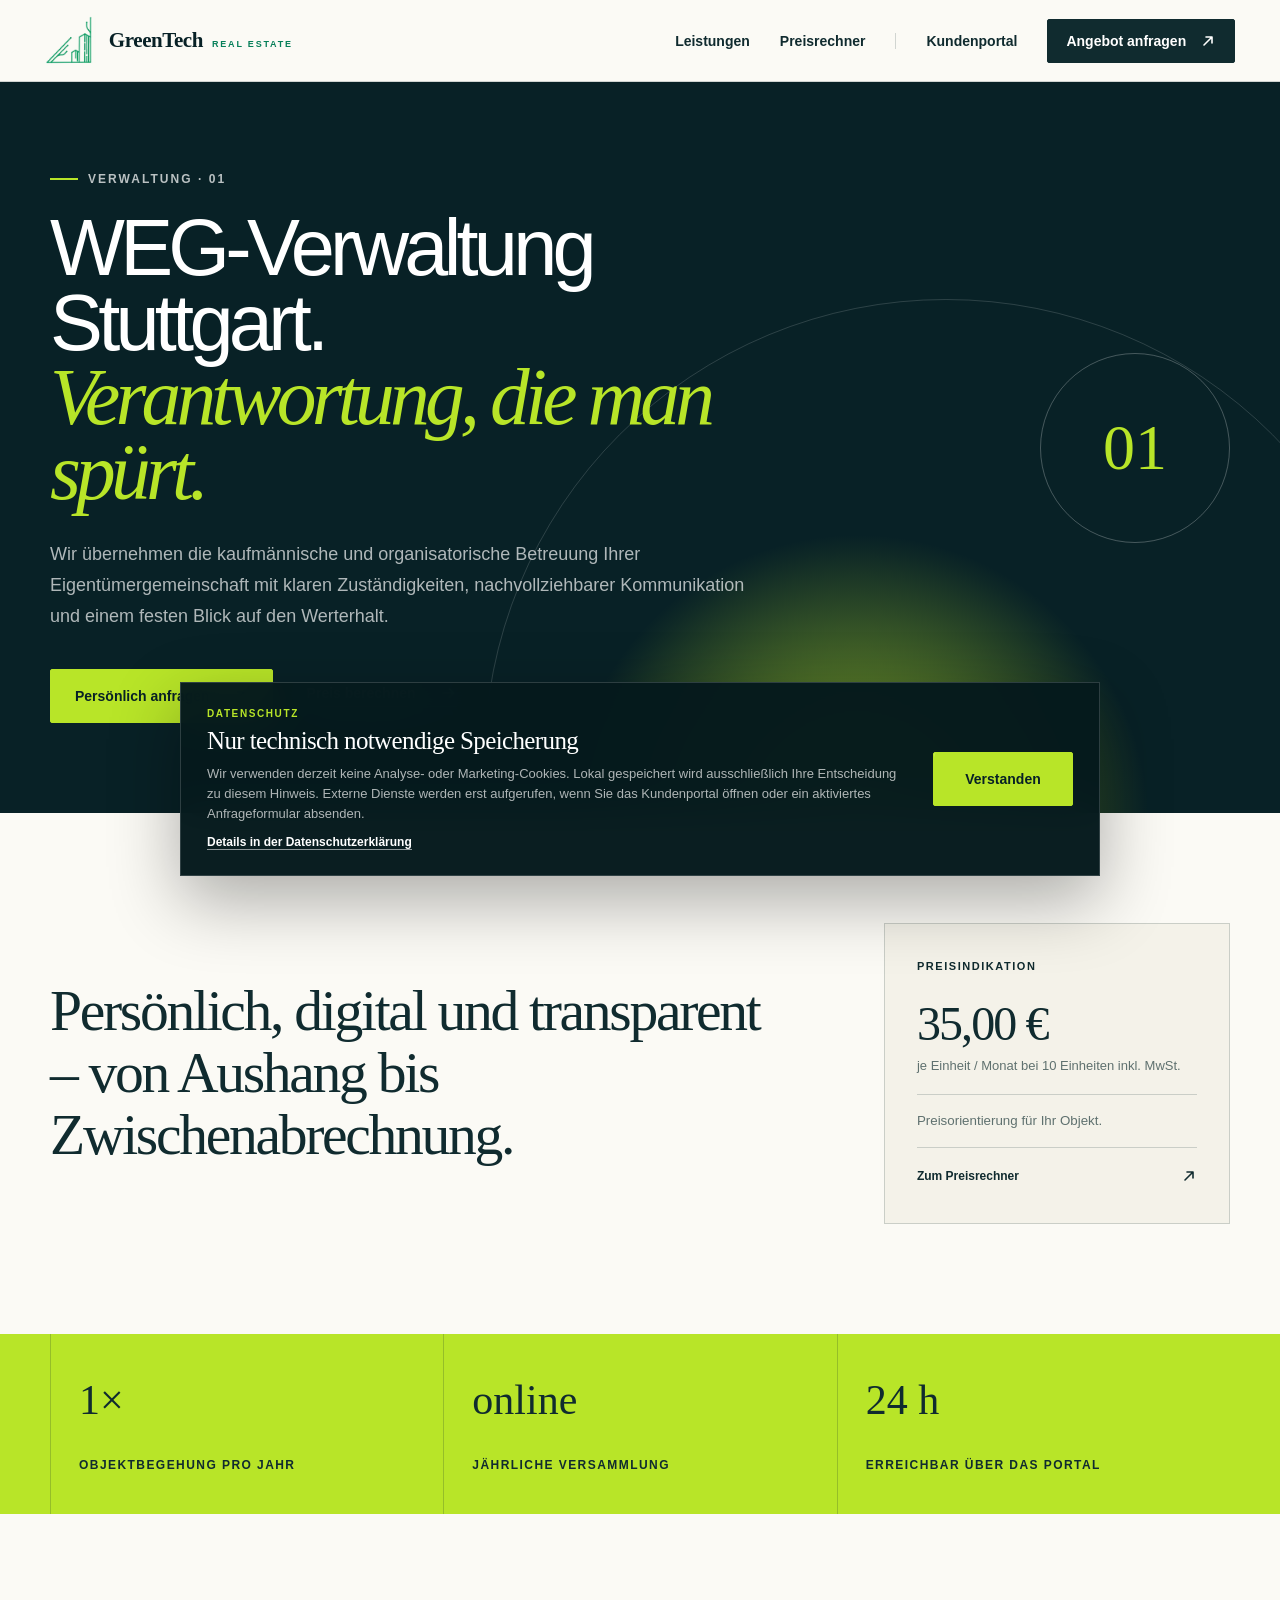
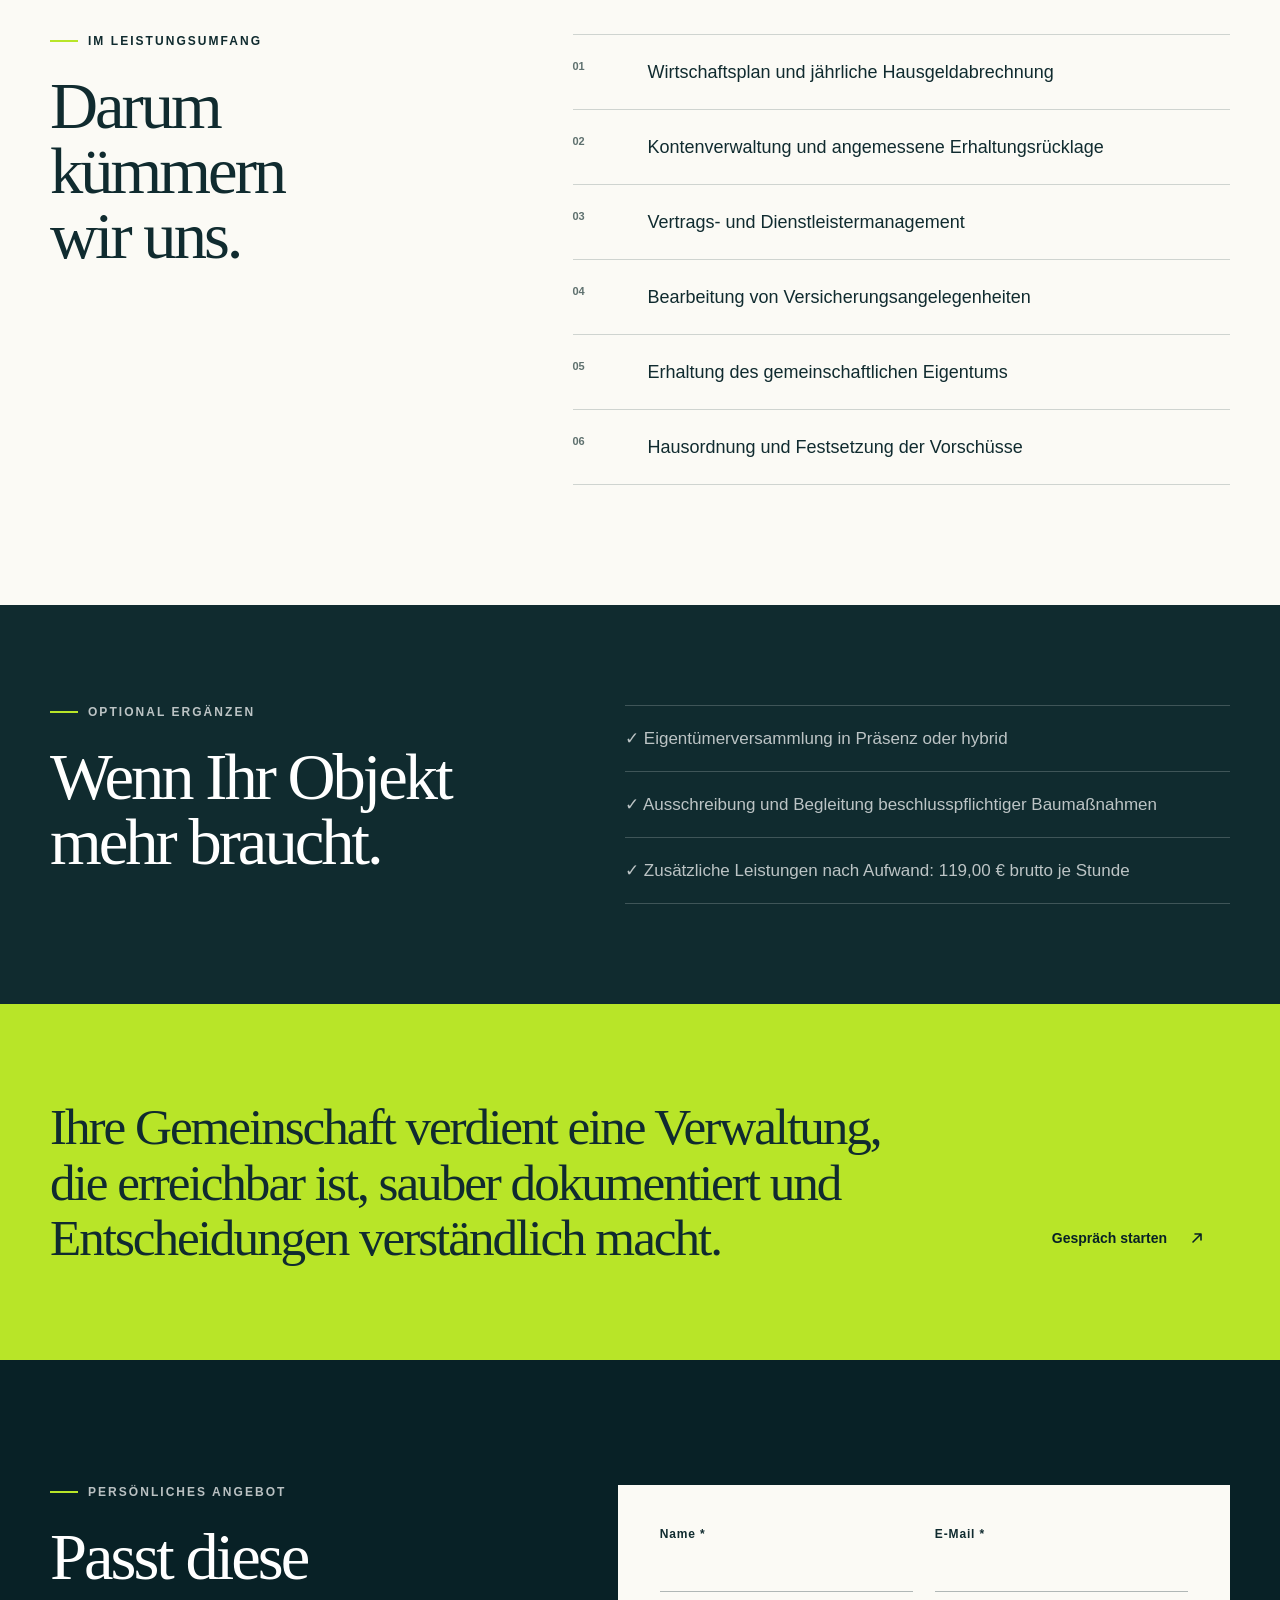
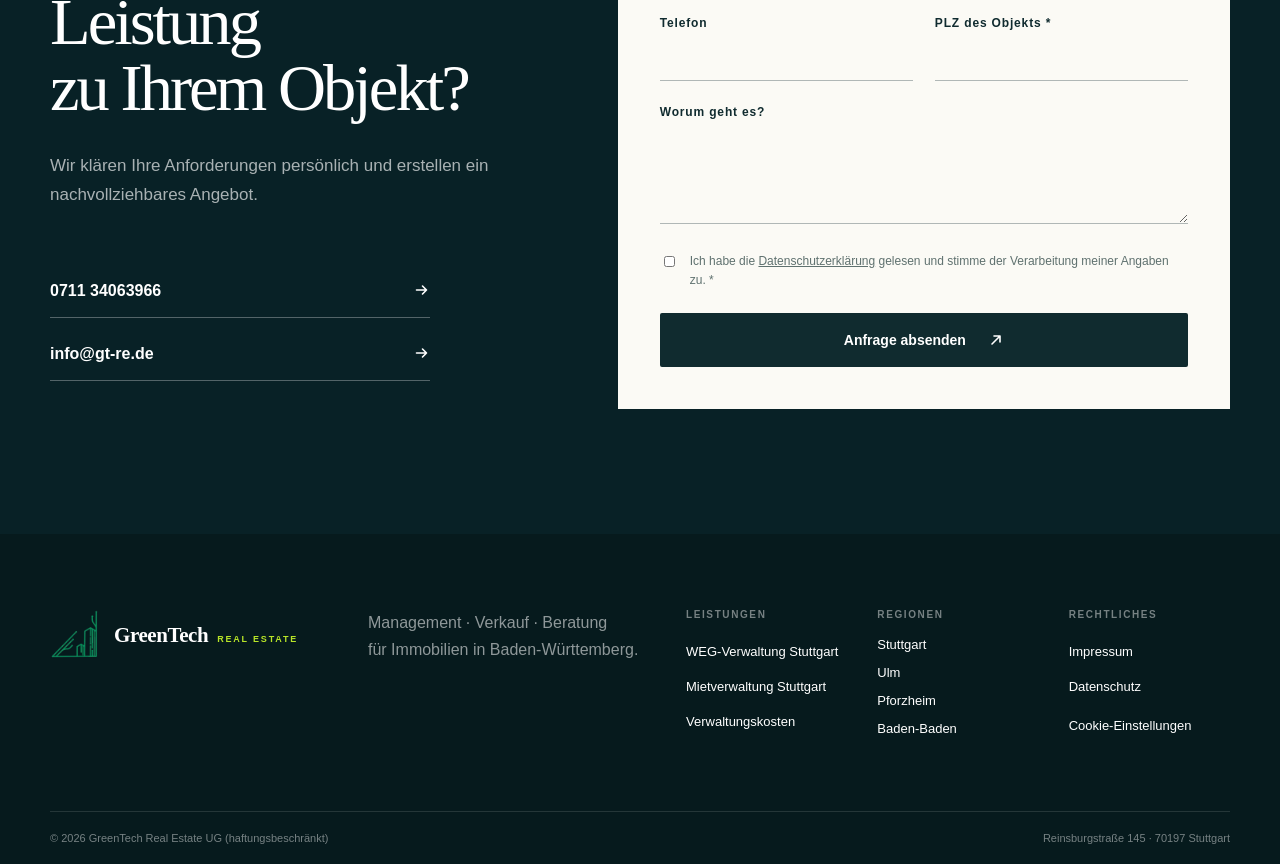
<file: weg-verwaltung.html>
<!doctype html><html lang="de"><head><meta charset="utf-8"><meta name="viewport" content="width=device-width,initial-scale=1"><title>WEG-Verwaltung Stuttgart | GreenTech Real Estate</title><meta name="description" content="Wir übernehmen die kaufmännische und organisatorische Betreuung Ihrer Eigentümergemeinschaft mit klaren Zuständigkeiten, nachvollziehbarer Kommunikation und einem festen Blick auf den Werterhalt."><meta name="robots" content="index,follow,max-image-preview:large"><link rel="canonical" href="https://www.greentechrealestate.de/weg-verwaltung.html"><meta property="og:locale" content="de_DE"><meta property="og:type" content="website"><meta property="og:title" content="WEG-Verwaltung Stuttgart | GreenTech Real Estate"><meta property="og:description" content="Wir übernehmen die kaufmännische und organisatorische Betreuung Ihrer Eigentümergemeinschaft mit klaren Zuständigkeiten, nachvollziehbarer Kommunikation und einem festen Blick auf den Werterhalt."><meta property="og:url" content="https://www.greentechrealestate.de/weg-verwaltung.html"><script type="application/ld+json">{"@context":"https://schema.org","@type":["RealEstateAgent","LocalBusiness"],"@id":"https://www.greentechrealestate.de/#unternehmen","name":"GreenTech Real Estate UG (haftungsbeschränkt)","url":"https://www.greentechrealestate.de","logo":"https://www.greentechrealestate.de/assets/greentech-logo.png","telephone":"+49 711 34063966","email":"info@gt-re.de","address":{"@type":"PostalAddress","streetAddress":"Reinsburgstraße 145","postalCode":"70197","addressLocality":"Stuttgart","addressRegion":"Baden-Württemberg","addressCountry":"DE"},"areaServed":["Stuttgart","Ulm","Pforzheim","Baden-Baden"]}</script><link rel="stylesheet" href="styles.css"><script src="form-config.js" defer></script><script src="script.js" defer></script></head><body><header class="site-header"><a class="brand brand-logo" href="index.html" aria-label="GreenTech Real Estate – Startseite"><span class="brand-symbol" aria-hidden="true"><img src="[data-uri]" alt="" width="380" height="132"></span><span class="brand-name"><strong>GreenTech</strong><span>Real Estate</span></span></a><button class="menu-button" type="button" aria-label="Menü öffnen" aria-expanded="false"><span></span><span></span></button><nav class="main-nav"><a href="index.html#leistungen">Leistungen</a><a href="preise.html">Preisrechner</a><a class="nav-login" href="https://portal.greentechrealestate.de">Kundenportal</a><a class="button button-small" href="index.html#anfrage">Angebot anfragen <span class="arrow-icon" aria-hidden="true"><svg viewBox="0 0 16 16" focusable="false"><path d="M4 12 12 4M6 4h6v6"></path></svg></span></a></nav><span class="scroll-progress" aria-hidden="true"></span></header><main class="page-transition"><script type="application/ld+json">{"@context":"https://schema.org","@type":"Service","name":"WEG-Verwaltung Stuttgart","description":"Wir übernehmen die kaufmännische und organisatorische Betreuung Ihrer Eigentümergemeinschaft mit klaren Zuständigkeiten, nachvollziehbarer Kommunikation und einem festen Blick auf den Werterhalt.","provider":{"@id":"https://www.greentechrealestate.de/#unternehmen"},"areaServed":{"@type":"City","name":"Stuttgart"},"url":"https://www.greentechrealestate.de/weg-verwaltung.html"}</script><section class="subhero"><div class="subhero-grid section-shell"><div class="subhero-copy"><p class="eyebrow light"><span></span> Verwaltung · 01</p><h1>WEG-Verwaltung Stuttgart.<br><em>Verantwortung, die man spürt.</em></h1><p>Wir übernehmen die kaufmännische und organisatorische Betreuung Ihrer Eigentümergemeinschaft mit klaren Zuständigkeiten, nachvollziehbarer Kommunikation und einem festen Blick auf den Werterhalt.</p><div class="hero-actions"><a class="button button-light" href="#anfrage">Persönlich anfragen <span class="arrow-icon" aria-hidden="true"><svg viewBox="0 0 16 16" focusable="false"><path d="M4 12 12 4M6 4h6v6"></path></svg></span></a><a class="text-link light-link" href="preise.html">Preis berechnen <span class="arrow-icon arrow-icon-right" aria-hidden="true"><svg viewBox="0 0 16 16" focusable="false"><path d="M3 8h10M9 4l4 4-4 4"></path></svg></span></a></div></div><div class="subhero-mark"><span>01</span></div></div></section><section class="service-intro section-shell reveal"><p class="lead-quote">Persönlich, digital und transparent – von Aushang bis Zwischenabrechnung.</p><div class="price-callout"><span>Preisindikation</span><strong>35,00 €</strong><p>je Einheit / Monat bei 10 Einheiten inkl. MwSt.</p><small>Preisorientierung für Ihr Objekt.</small><a class="price-callout-link" href="preise.html">Zum Preisrechner <span class="arrow-icon" aria-hidden="true"><svg viewBox="0 0 16 16" focusable="false"><path d="M4 12 12 4M6 4h6v6"></path></svg></span></a></div></section><section class="facts-band"><div class="section-shell facts-grid"><div class="fact"><strong>1×</strong><span>Objektbegehung pro Jahr</span></div><div class="fact"><strong>online</strong><span>jährliche Versammlung</span></div><div class="fact"><strong>24 h</strong><span>erreichbar über das Portal</span></div></div></section><section class="detail-section section-shell reveal"><div><p class="eyebrow"><span></span> Im Leistungsumfang</p><h2>Darum kümmern<br>wir uns.</h2></div><ul class="feature-list"><li><span>01</span>Wirtschaftsplan und jährliche Hausgeldabrechnung</li><li><span>02</span>Kontenverwaltung und angemessene Erhaltungsrücklage</li><li><span>03</span>Vertrags- und Dienstleistermanagement</li><li><span>04</span>Bearbeitung von Versicherungsangelegenheiten</li><li><span>05</span>Erhaltung des gemeinschaftlichen Eigentums</li><li><span>06</span>Hausordnung und Festsetzung der Vorschüsse</li></ul></section><section class="extras-section"><div class="section-shell extras-grid reveal"><div><p class="eyebrow light"><span></span> Optional ergänzen</p><h2>Wenn Ihr Objekt<br>mehr braucht.</h2></div><ul><li>✓ Eigentümerversammlung in Präsenz oder hybrid</li><li>✓ Ausschreibung und Begleitung beschlusspflichtiger Baumaßnahmen</li><li>✓ Zusätzliche Leistungen nach Aufwand: 119,00 € brutto je Stunde</li></ul></div></section><section class="detail-closing"><div class="section-shell"><p>Ihre Gemeinschaft verdient eine Verwaltung, die erreichbar ist, sauber dokumentiert und Entscheidungen verständlich macht.</p><a class="button button-light" href="#anfrage">Gespräch starten <span class="arrow-icon" aria-hidden="true"><svg viewBox="0 0 16 16" focusable="false"><path d="M4 12 12 4M6 4h6v6"></path></svg></span></a></div></section><section class="contact-section" id="anfrage"><div class="section-shell contact-grid"><div class="contact-copy"><p class="eyebrow light"><span></span> Persönliches Angebot</p><h2>Passt diese Leistung<br>zu Ihrem Objekt?</h2><p>Wir klären Ihre Anforderungen persönlich und erstellen ein nachvollziehbares Angebot.</p><div class="contact-direct"><a href="tel:+4971134063966">0711 34063966 <span class="arrow-icon arrow-icon-right" aria-hidden="true"><svg viewBox="0 0 16 16" focusable="false"><path d="M3 8h10M9 4l4 4-4 4"></path></svg></span></a><a href="mailto:info@gt-re.de">info@gt-re.de <span class="arrow-icon arrow-icon-right" aria-hidden="true"><svg viewBox="0 0 16 16" focusable="false"><path d="M3 8h10M9 4l4 4-4 4"></path></svg></span></a></div></div><form class="inquiry-form" action="https://formspree.io/f/DEINE_FORM_ID" method="POST"><input type="text" name="_gotcha" class="honeypot" tabindex="-1" autocomplete="off"><input type="hidden" name="_subject" value="Neue Anfrage über greentechrealestate.de"><input type="hidden" name="Leistung" value="WEG-Verwaltung"><div class="form-row"><label><span>Name *</span><input type="text" name="Name" required></label><label><span>E-Mail *</span><input type="email" name="email" required></label></div><div class="form-row"><label><span>Telefon</span><input type="tel" name="Telefon"></label><label><span>PLZ des Objekts *</span><input type="text" name="PLZ" pattern="[0-9]{5}" required></label></div><label><span>Worum geht es?</span><textarea name="Nachricht" rows="4"></textarea></label><label class="checkbox-label"><input type="checkbox" required><span>Ich habe die <a href="datenschutz.html">Datenschutzerklärung</a> gelesen und stimme der Verarbeitung meiner Angaben zu. *</span></label><button class="button button-submit" type="submit">Anfrage absenden <span class="arrow-icon" aria-hidden="true"><svg viewBox="0 0 16 16" focusable="false"><path d="M4 12 12 4M6 4h6v6"></path></svg></span></button><p class="form-notice" hidden></p></form></div></section></main><footer><div class="footer-top section-shell"><a class="brand brand-logo footer-logo" href="index.html" aria-label="GreenTech Real Estate – Startseite"><span class="brand-symbol" aria-hidden="true"><img src="[data-uri]" alt="" width="380" height="132"></span><span class="brand-name"><strong>GreenTech</strong><span>Real Estate</span></span></a><p>Management · Verkauf · Beratung<br>für Immobilien in Baden-Württemberg.</p><div class="footer-navigation"><nav class="footer-links" aria-label="Leistungen"><strong>Leistungen</strong><a href="weg-verwaltung.html">WEG-Verwaltung Stuttgart</a><a href="mietverwaltung.html">Mietverwaltung Stuttgart</a><a href="preise.html">Verwaltungskosten</a></nav><nav class="footer-links" aria-label="Regionen"><strong>Regionen</strong><a href="index.html#stuttgart">Stuttgart</a><a href="hausverwaltung-ulm.html">Ulm</a><a href="hausverwaltung-pforzheim.html">Pforzheim</a><a href="hausverwaltung-baden-baden.html">Baden-Baden</a></nav><nav class="footer-links" aria-label="Rechtliches"><strong>Rechtliches</strong><a href="impressum.html">Impressum</a><a href="datenschutz.html">Datenschutz</a><button class="footer-cookie-button" type="button" data-cookie-settings>Cookie-Einstellungen</button></nav></div></div><div class="footer-bottom section-shell"><span>© 2026 GreenTech Real Estate UG (haftungsbeschränkt)</span><span>Reinsburgstraße 145 · 70197 Stuttgart</span></div></footer></body></html>
</file>
<file: styles.css>
:root {
  --ink: #102b2f;
  --ink-deep: #082126;
  --green: #b8e528;
  --green-soft: #e7f7ad;
  --cream: #f4f2e9;
  --paper: #fbfaf5;
  --line: rgba(16, 43, 47, 0.18);
  --muted: #5f716f;
}

* { box-sizing: border-box; }
html { scroll-behavior: smooth; }
body {
  margin: 0;
  background: var(--paper);
  color: var(--ink);
  font-family: Arial, Helvetica, sans-serif;
  -webkit-font-smoothing: antialiased;
}
a { color: inherit; text-decoration: none; }
img { max-width: 100%; }
button, input, select, textarea { font: inherit; }
button, summary { cursor: pointer; }

.section-shell { width: min(1180px, calc(100% - 48px)); margin-inline: auto; }
.site-header {
  position: sticky; top: 0; z-index: 20;
  height: 82px; padding: 0 3.5vw;
  display: flex; align-items: center; justify-content: space-between;
  background: rgba(251, 250, 245, 0.94); border-bottom: 1px solid var(--line);
  backdrop-filter: blur(16px); transition: height .35s ease, box-shadow .35s ease, background .35s ease;
}
.site-header.is-scrolled { height: 70px; background: rgba(251,250,245,.98); box-shadow: 0 12px 32px rgba(8,33,38,.08); }
.scroll-progress { position: absolute; left: 0; bottom: -1px; width: 100%; height: 2px; background: var(--green); transform: scaleX(0); transform-origin: left center; will-change: transform; }
.brand { display: inline-flex; align-items: center; gap: 12px; }
.brand-logo { transition: opacity .25s ease; }
.brand-logo:hover { opacity: .72; }
.brand-symbol { position: relative; width: 52px; height: 52px; overflow: hidden; flex: 0 0 52px; }
.brand-symbol img { position: absolute; top: 0; left: 50%; display: block; height: 100%; width: auto; max-width: none; transform: translateX(-46.2%); }
.brand-mark {
  width: 38px; height: 38px; display: grid; place-items: center;
  background: var(--green); color: var(--ink-deep); border-radius: 50%;
  font-size: 12px; font-weight: 800; letter-spacing: -0.04em;
}
.brand-name { display: flex; align-items: baseline; gap: 9px; color: var(--ink-deep); line-height: 1; white-space: nowrap; }
.brand-name strong { font-family: Georgia, "Times New Roman", serif; font-size: 21px; font-weight: 600; letter-spacing: -.02em; }
.brand-name span { color: #067f59; font-family: var(--font-geist-sans), Arial, sans-serif; font-size: 9px; font-weight: 750; letter-spacing: .2em; text-transform: uppercase; }
.main-nav { display: flex; align-items: center; gap: 30px; font-size: 14px; font-weight: 600; }
.main-nav > a:not(.button) { position: relative; transition: color .2s ease; }
.main-nav > a:not(.button)::after { content: ""; position: absolute; left: 0; right: 0; bottom: -8px; height: 1px; background: var(--ink); transform: scaleX(0); transform-origin: right; transition: transform .3s cubic-bezier(.22,.7,.2,1); }
.main-nav > a:not(.button):hover::after, .main-nav > a:not(.button):focus-visible::after { transform: scaleX(1); transform-origin: left; }
.nav-login { border-left: 1px solid var(--line); padding-left: 30px; }
.menu-button { display: none; border: 0; background: transparent; padding: 10px; }
.menu-button span { display: block; width: 24px; height: 2px; background: var(--ink); margin: 5px; }
.button {
  display: inline-flex; align-items: center; justify-content: center; gap: 22px;
  min-height: 54px; padding: 0 24px; border: 1px solid var(--ink);
  background: var(--ink); color: white; border-radius: 2px;
  position: relative; overflow: hidden; font-size: 14px; font-weight: 700; transition: transform .25s ease, background .25s ease, box-shadow .25s ease;
}
.button::before { content: ""; position: absolute; inset: 0; background: rgba(255,255,255,.16); transform: translateX(-105%) skewX(-18deg); transition: transform .55s cubic-bezier(.22,.7,.2,1); }
.button:hover { transform: translateY(-3px); box-shadow: 0 14px 28px rgba(8,33,38,.16); }
.button:hover::before { transform: translateX(105%) skewX(-18deg); }
.button > span { position: relative; transition: transform .25s ease; }
.button:hover > span { transform: translate(3px,-3px); }
.arrow-icon { width: 16px; height: 16px; display: inline-flex; flex: 0 0 16px; align-items: center; justify-content: center; }
.arrow-icon svg { width: 100%; height: 100%; display: block; overflow: visible; fill: none; stroke: currentColor; stroke-width: 1.6; stroke-linecap: round; stroke-linejoin: round; }
.arrow-icon-right { width: 17px; flex-basis: 17px; }
.button-small { min-height: 44px; padding: 0 18px; gap: 14px; }
.hero {
  min-height: 700px; position: relative; overflow: hidden;
  display: flex; flex-direction: column; justify-content: space-between;
  padding: 105px max(3.5vw, 24px) 40px; color: white; background: var(--ink-deep);
}
.hero::after {
  content: ""; position: absolute; right: 8%; bottom: -35%; width: 42vw; height: 42vw;
  border-radius: 50%; background: radial-gradient(circle at 42% 38%, rgba(184,229,40,.95), rgba(184,229,40,.08) 56%, transparent 70%);
  filter: blur(1px);
}
.hero-orbit { position: absolute; border: 1px solid rgba(255,255,255,.18); border-radius: 50%; z-index: 1; }
.orbit-one { right: -6vw; bottom: -22vw; width: 66vw; height: 66vw; animation: orbit-drift 14s ease-in-out infinite alternate; }
.orbit-two { right: 6vw; bottom: -11vw; width: 42vw; height: 42vw; animation: orbit-drift 10s ease-in-out infinite alternate-reverse; }
.hero-content { position: relative; z-index: 2; width: min(900px, 76%); margin-left: 7vw; }
.hero-content > * { animation: hero-rise .8s both cubic-bezier(.22,.7,.2,1); }
.hero-content > *:nth-child(2) { animation-delay: .08s; }
.hero-content > *:nth-child(3) { animation-delay: .16s; }
.hero-content > *:nth-child(4) { animation-delay: .24s; }
.eyebrow { display: flex; align-items: center; gap: 10px; margin: 0 0 25px; font-size: 12px; font-weight: 800; letter-spacing: .17em; text-transform: uppercase; }
.eyebrow > span { display: block; width: 28px; height: 2px; background: var(--green); }
.eyebrow.light { color: rgba(255,255,255,.72); }
.hero h1 { margin: 0; font-size: clamp(54px, 7vw, 104px); line-height: .92; letter-spacing: -.065em; font-weight: 500; }
.hero h1 em { color: var(--green); font-family: Georgia, "Times New Roman", serif; font-weight: 400; }
.hero-copy { max-width: 640px; margin: 34px 0 0; color: rgba(255,255,255,.72); font-size: 18px; line-height: 1.65; }
.hero-actions { display: flex; align-items: center; gap: 34px; margin-top: 38px; }
.button-light { background: var(--green); border-color: var(--green); color: var(--ink-deep); }
.text-link { display: inline-flex; gap: 24px; border-bottom: 1px solid currentColor; padding-bottom: 5px; font-size: 14px; font-weight: 700; transition: gap .25s ease, opacity .25s ease; }
.text-link:hover { gap: 32px; opacity: .75; }
.light-link { color: white; }
.hero-meta { position: relative; z-index: 2; margin-left: 7vw; }
.hero-meta span { color: rgba(255,255,255,.5); font-size: 11px; letter-spacing: .17em; text-transform: uppercase; }
.hero-meta p { margin: 6px 0 0; font-size: 14px; }
.hero-index { position: absolute; right: 4vw; top: 50%; z-index: 2; transform: rotate(90deg); color: rgba(255,255,255,.45); font-size: 11px; letter-spacing: .18em; }
.intro { display: grid; grid-template-columns: .9fr 1.1fr; gap: 11vw; padding-block: 130px; }
.intro h2, .section-heading h2, .transparency h2, .contact-copy h2, .faq-section h2 {
  margin: 0; font-family: Georgia, "Times New Roman", serif; font-weight: 400;
  font-size: clamp(42px, 5.2vw, 72px); line-height: .98; letter-spacing: -.045em;
}
.intro-copy { padding-top: 42px; }
.intro-copy p { margin: 0 0 25px; font-size: 19px; line-height: 1.7; color: var(--muted); }
.intro-copy strong { color: var(--ink); }
.services-section { padding: 120px 0 130px; background: var(--cream); }
.section-heading { display: grid; grid-template-columns: 1.4fr .6fr; align-items: end; gap: 80px; }
.section-heading > p { margin: 0 0 5px; max-width: 360px; color: var(--muted); font-size: 16px; line-height: 1.65; }
.filter-row { display: flex; gap: 8px; flex-wrap: wrap; margin: 64px 0 28px; }
.filter { border: 1px solid var(--line); border-radius: 999px; padding: 11px 18px; background: transparent; color: var(--ink); font-size: 13px; font-weight: 700; }
.filter.active, .filter:hover { background: var(--ink); color: white; border-color: var(--ink); }
.service-grid { display: grid; grid-template-columns: repeat(3, 1fr); gap: 1px; background: rgba(16,43,47,.17); border: 1px solid rgba(16,43,47,.17); }
.service-card { min-height: 380px; padding: 28px; display: flex; flex-direction: column; justify-content: space-between; background: var(--paper); transition: background .25s ease, color .25s ease, transform .25s ease, box-shadow .25s ease; }
.service-card[hidden] { display: none; }
.service-card.featured { background: var(--green); }
.service-card:hover, .service-card:focus-within { background-color: #dff39a !important; color: var(--ink-deep); transform: translateY(-6px); box-shadow: 0 20px 45px rgba(8,33,38,.14); }
.card-topline { display: flex; justify-content: space-between; font-size: 11px; letter-spacing: .14em; text-transform: uppercase; opacity: .6; }
.service-card h3 { margin: 0 0 16px; max-width: 270px; font-family: Georgia, "Times New Roman", serif; font-size: 35px; line-height: 1.02; font-weight: 400; letter-spacing: -.035em; }
.service-card p { max-width: 300px; margin: 0; color: var(--muted); line-height: 1.65; font-size: 15px; }
.service-card:hover p, .service-card:focus-within p { color: #405654; }
.service-card:hover h3, .service-card:hover a, .service-card:focus-within h3, .service-card:focus-within a { color: var(--ink-deep); }
.service-card a { display: flex; justify-content: space-between; border-top: 1px solid currentColor; padding-top: 16px; font-size: 13px; font-weight: 800; }
.service-card a span { transition: transform .25s ease; }
.service-card:hover a span { transform: translate(4px,-4px); }
.transparency { padding-block: 130px; display: grid; grid-template-columns: .9fr 1.1fr; gap: 10vw; }
.steps { list-style: none; padding: 0; margin: 0; }
.steps li { display: grid; grid-template-columns: 60px 1fr; gap: 25px; padding: 34px 0; border-top: 1px solid var(--line); }
.steps li:last-child { border-bottom: 1px solid var(--line); }
.steps > li > span { color: var(--muted); font-size: 12px; font-weight: 800; }
.steps h3 { margin: 0 0 9px; font-size: 21px; }
.steps p { margin: 0; color: var(--muted); line-height: 1.6; }
.quote-band { background: var(--green); }
.quote-inner { padding-block: 95px; display: grid; grid-template-columns: 1fr auto; gap: 40px; align-items: end; }
.quote-inner p { margin: 0; max-width: 880px; font-family: Georgia, "Times New Roman", serif; font-size: clamp(32px, 4.3vw, 58px); line-height: 1.06; letter-spacing: -.04em; }
.quote-inner span { padding-bottom: 8px; font-size: 12px; font-weight: 800; letter-spacing: .12em; text-transform: uppercase; }
.contact-section { padding-block: 125px; background: var(--ink-deep); color: white; }
.contact-grid { display: grid; grid-template-columns: .85fr 1.15fr; gap: 9vw; }
.contact-copy > p:not(.eyebrow) { max-width: 440px; margin-top: 32px; color: rgba(255,255,255,.65); font-size: 17px; line-height: 1.7; }
.contact-direct { display: grid; gap: 10px; margin-top: 55px; }
.contact-direct a { display: flex; justify-content: space-between; max-width: 380px; padding: 17px 0; border-bottom: 1px solid rgba(255,255,255,.3); font-size: 16px; font-weight: 700; }
.inquiry-form { background: var(--paper); color: var(--ink); padding: 42px; }
.form-row { display: grid; grid-template-columns: 1fr 1fr; gap: 22px; }
.inquiry-form label { display: block; margin-bottom: 24px; }
.inquiry-form label > span:first-child { display: block; margin-bottom: 9px; font-size: 12px; font-weight: 800; letter-spacing: .07em; }
.inquiry-form input:not([type="checkbox"]), .inquiry-form select, .inquiry-form textarea {
  width: 100%; border: 0; border-bottom: 1px solid rgba(16,43,47,.32); border-radius: 0;
  padding: 10px 2px 13px; background: transparent; color: var(--ink); outline: none;
}
.inquiry-form input:focus, .inquiry-form select:focus, .inquiry-form textarea:focus { border-color: var(--ink); box-shadow: 0 1px 0 var(--ink); }
.inquiry-form textarea { resize: vertical; }
.checkbox-label { display: grid !important; grid-template-columns: 18px 1fr; gap: 12px; align-items: start; }
.checkbox-label input { margin-top: 3px; accent-color: var(--ink); }
.checkbox-label span { margin: 0 !important; color: var(--muted); font-size: 12px !important; font-weight: 400 !important; line-height: 1.55; letter-spacing: 0 !important; }
.checkbox-label a { text-decoration: underline; }
.button-submit { width: 100%; border: 0; }
.honeypot { position: absolute !important; left: -9999px !important; }
.form-notice { margin: 16px 0 0; padding: 12px; background: var(--green-soft); font-size: 13px; line-height: 1.5; }
.faq-section { padding-block: 130px; display: grid; grid-template-columns: .75fr 1.25fr; gap: 10vw; }
.faq-list details { border-top: 1px solid var(--line); }
.faq-list details:last-child { border-bottom: 1px solid var(--line); }
.faq-list summary { display: flex; justify-content: space-between; gap: 20px; padding: 27px 0; list-style: none; font-size: 18px; font-weight: 700; }
.faq-list summary::-webkit-details-marker { display: none; }
.faq-list summary span { font-size: 24px; font-weight: 400; transition: transform .2s ease; }
.faq-list details[open] summary span { transform: rotate(45deg); }
.faq-list details p { margin: -8px 45px 28px 0; max-width: 620px; color: var(--muted); line-height: 1.7; }
.faq-intro { max-width: 330px; margin: 24px 0 0; color: var(--muted); line-height: 1.65; }
footer { background: #061a1d; color: white; }
.footer-top { padding-block: 75px; display: grid; grid-template-columns: minmax(220px,.8fr) minmax(250px,.8fr) minmax(420px,1.6fr); gap: 46px; align-items: start; }
.footer-top > p { margin: 0; color: rgba(255,255,255,.55); line-height: 1.7; }
.footer-navigation { min-width: 0; display: grid; grid-template-columns: repeat(3, minmax(120px, 1fr)); gap: 30px; }
.footer-links { display: grid; gap: 13px; font-size: 13px; }
.footer-links strong { margin-bottom: 4px; color: rgba(255,255,255,.45); font-size: 10px; letter-spacing: .16em; text-transform: uppercase; }
.footer-links a, .footer-cookie-button { width: fit-content; transition: color .2s ease; }
.footer-links a:hover, .footer-cookie-button:hover { color: var(--green); }
.footer-cookie-button { padding: 0; border: 0; background: transparent; color: inherit; font: inherit; text-align: left; }
.footer-logo .brand-name { color: white; }
.footer-logo .brand-name span { color: var(--green); }
.footer-logo img { opacity: .95; }
.footer-bottom { padding-block: 20px; border-top: 1px solid rgba(255,255,255,.12); display: flex; justify-content: space-between; gap: 30px; color: rgba(255,255,255,.45); font-size: 11px; }

.cookie-notice {
  position: fixed; left: 24px; right: 24px; bottom: 24px; z-index: 80;
  width: min(920px, calc(100% - 48px)); margin-inline: auto; padding: 25px 26px;
  display: grid; grid-template-columns: 1fr auto; align-items: center; gap: 34px;
  border: 1px solid rgba(255,255,255,.16); background: rgba(6,26,29,.98); color: white;
  box-shadow: 0 24px 70px rgba(0,0,0,.32); backdrop-filter: blur(18px);
  animation: cookie-rise .55s both cubic-bezier(.22,.7,.2,1);
}
.cookie-copy { max-width: 700px; }
.cookie-kicker { display: block; margin-bottom: 8px; color: var(--green); font-size: 10px; font-weight: 800; letter-spacing: .16em; text-transform: uppercase; }
.cookie-notice h2 { margin: 0; font-family: Georgia, "Times New Roman", serif; font-size: 25px; font-weight: 400; letter-spacing: -.025em; }
.cookie-notice p { margin: 9px 0 8px; color: rgba(255,255,255,.68); font-size: 13px; line-height: 1.55; }
.cookie-notice a { border-bottom: 1px solid rgba(255,255,255,.55); font-size: 12px; font-weight: 700; }
.cookie-button { min-width: 140px; }

.legal-hero { padding-block: 100px 88px; background: var(--ink-deep); color: white; }
.legal-hero h1 { margin: 0; font-family: Georgia, "Times New Roman", serif; font-size: clamp(54px, 7vw, 96px); line-height: .95; font-weight: 400; letter-spacing: -.055em; }
.legal-hero > .section-shell > p:last-child { max-width: 650px; margin: 25px 0 0; color: rgba(255,255,255,.65); font-size: 17px; line-height: 1.65; }
.legal-content { padding-block: 90px 120px; }
.legal-content section { display: grid; grid-template-columns: minmax(230px,.55fr) 1.45fr; gap: 30px 80px; padding: 35px 0; border-top: 1px solid var(--line); }
.legal-content section:last-of-type { border-bottom: 1px solid var(--line); }
.legal-content h2 { grid-row: 1 / span 8; margin: 0; font-family: Georgia, "Times New Roman", serif; font-size: 28px; font-weight: 400; letter-spacing: -.025em; }
.legal-content p { max-width: 720px; margin: 0; color: var(--muted); line-height: 1.75; }
.legal-content p + p { margin-top: -12px; }
.legal-content a { color: var(--ink); border-bottom: 1px solid currentColor; }
.legal-table { max-width: 720px; border: 1px solid var(--line); }
.legal-table > div { display: grid; grid-template-columns: minmax(170px,.4fr) 1.6fr; }
.legal-table > div + div { border-top: 1px solid var(--line); }
.legal-table strong, .legal-table span { padding: 15px 17px; font-size: 13px; line-height: 1.55; }
.legal-table strong { background: var(--cream); font-size: 11px; letter-spacing: .08em; text-transform: uppercase; }
.legal-table strong + strong, .legal-table span + span { border-left: 1px solid var(--line); }
.legal-note { margin-top: 45px; padding: 28px; border-left: 4px solid var(--green); background: var(--cream); }
.legal-note strong { font-size: 14px; }
.legal-note p { margin: 8px 0 0; font-size: 13px; }

.page-transition { animation: page-in .65s both cubic-bezier(.22,.7,.2,1); }
.reveal { opacity: 0; transform: translateY(34px) scale(.985); filter: blur(5px); transition: opacity .75s ease, transform .75s cubic-bezier(.22,.7,.2,1), filter .75s ease; }
.reveal.is-visible { opacity: 1; transform: translateY(0) scale(1); filter: blur(0); }
.service-card-reveal { height: 100%; }
.service-card-reveal .service-card { height: 100%; }
.service-grid > .reveal { background: var(--paper); }
.price-teaser { margin-top: 1px; padding: 44px; display: flex; align-items: center; justify-content: space-between; gap: 30px; background: var(--ink); color: white; }
.price-teaser > div > span { color: var(--green); font-size: 11px; font-weight: 800; letter-spacing: .16em; text-transform: uppercase; }
.price-teaser h3 { margin: 10px 0 0; font-family: Georgia, "Times New Roman", serif; font-size: clamp(28px, 3vw, 42px); font-weight: 400; letter-spacing: -.035em; }

.subhero { position: relative; overflow: hidden; min-height: 620px; display: flex; align-items: center; background: var(--ink-deep); color: white; }
.subhero::before { content: ""; position: absolute; inset: auto -10vw -32vw auto; width: 72vw; height: 72vw; border: 1px solid rgba(255,255,255,.15); border-radius: 50%; animation: orbit-drift 13s ease-in-out infinite alternate; }
.subhero::after { content: ""; position: absolute; right: 10vw; bottom: -24vw; width: 46vw; height: 46vw; border-radius: 50%; background: radial-gradient(circle, rgba(184,229,40,.8), rgba(184,229,40,.04) 66%, transparent 70%); }
.subhero-grid { position: relative; z-index: 2; display: grid; grid-template-columns: 1.35fr .65fr; gap: 80px; align-items: center; padding-block: 90px; }
.subhero-copy > * { animation: hero-rise .75s both cubic-bezier(.22,.7,.2,1); }
.subhero-copy > *:nth-child(2) { animation-delay: .08s; }
.subhero-copy > *:nth-child(3) { animation-delay: .16s; }
.subhero-copy > *:nth-child(4) { animation-delay: .24s; }
.subhero h1, .price-hero h1 { margin: 0; font-size: clamp(50px, 6.2vw, 88px); line-height: .94; letter-spacing: -.06em; font-weight: 500; }
.subhero h1 em, .price-hero h1 em { color: var(--green); font-family: Georgia, "Times New Roman", serif; font-weight: 400; }
.subhero-copy > p:not(.eyebrow) { max-width: 720px; margin: 30px 0 0; color: rgba(255,255,255,.68); font-size: 18px; line-height: 1.7; }
.breadcrumb { display: flex; align-items: center; gap: 10px; margin-bottom: 28px; color: rgba(255,255,255,.52); font-size: 11px; letter-spacing: .08em; }
.breadcrumb a { transition: color .2s ease; }
.breadcrumb a:hover { color: var(--green); }
.subhero-mark { justify-self: end; width: 190px; height: 190px; display: grid; place-items: center; border: 1px solid rgba(255,255,255,.25); border-radius: 50%; }
.subhero-mark span { color: var(--green); font-family: Georgia, "Times New Roman", serif; font-size: 64px; }
.service-intro { padding-block: 110px; display: grid; grid-template-columns: 1.35fr .65fr; gap: 9vw; align-items: center; }
.lead-quote { min-width: 0; margin: 0; font-family: Georgia, "Times New Roman", serif; font-size: clamp(34px, 4.5vw, 60px); line-height: 1.08; letter-spacing: -.04em; overflow-wrap: break-word; hyphens: auto; }
.price-callout { padding: 32px; border: 1px solid var(--line); background: var(--cream); }
.price-callout > span { font-size: 11px; font-weight: 800; letter-spacing: .14em; text-transform: uppercase; }
.price-callout strong { display: block; margin-top: 22px; font-family: Georgia, "Times New Roman", serif; font-size: 48px; font-weight: 400; letter-spacing: -.04em; }
.price-callout p { margin: 5px 0 18px; color: var(--muted); font-size: 13px; line-height: 1.5; }
.price-callout small { display: block; padding-top: 16px; border-top: 1px solid var(--line); color: var(--muted); line-height: 1.5; }
.price-callout-link { display: flex; align-items: center; justify-content: space-between; min-height: 44px; margin-top: 16px; padding-top: 14px; border-top: 1px solid var(--line); font-size: 12px; font-weight: 800; }
.price-callout-link span { transition: transform .25s ease; }
.price-callout-link:hover span { transform: translate(4px,-4px); }
.facts-band { background: var(--green); }
.facts-grid { display: grid; grid-template-columns: repeat(3, 1fr); }
.fact { min-height: 180px; padding: 42px 28px; border-left: 1px solid rgba(8,33,38,.2); display: flex; flex-direction: column; justify-content: space-between; }
.facts-grid > .reveal:last-child .fact { border-right: 1px solid rgba(8,33,38,.2); }
.fact strong { font-family: Georgia, "Times New Roman", serif; font-size: 42px; font-weight: 400; }
.fact span { font-size: 12px; font-weight: 800; letter-spacing: .12em; text-transform: uppercase; }
.detail-section { padding-block: 120px; display: grid; grid-template-columns: .75fr 1.25fr; gap: 10vw; }
.detail-section h2, .extras-section h2, .calculator-heading h2, .pricing-explain h2 { margin: 0; font-family: Georgia, "Times New Roman", serif; font-size: clamp(42px, 5.2vw, 72px); line-height: .98; letter-spacing: -.045em; font-weight: 400; }
.feature-list { list-style: none; padding: 0; margin: 0; }
.feature-list li { display: grid; grid-template-columns: 55px 1fr; gap: 20px; padding: 24px 0; border-top: 1px solid var(--line); font-size: 18px; line-height: 1.45; }
.feature-list li:last-child { border-bottom: 1px solid var(--line); }
.feature-list li span { color: var(--muted); font-size: 11px; font-weight: 800; }
.extras-section { padding-block: 100px; background: var(--ink); color: white; }
.extras-grid { display: grid; grid-template-columns: .85fr 1.15fr; gap: 10vw; }
.extras-grid ul { list-style: none; padding: 0; margin: 0; }
.extras-grid li { padding: 22px 0; border-top: 1px solid rgba(255,255,255,.2); color: rgba(255,255,255,.72); font-size: 17px; }
.extras-grid li:last-child { border-bottom: 1px solid rgba(255,255,255,.2); }
.detail-closing { padding-block: 95px; background: var(--green); }
.detail-closing .section-shell { display: flex; align-items: end; justify-content: space-between; gap: 60px; }
.detail-closing p { max-width: 850px; margin: 0; font-family: Georgia, "Times New Roman", serif; font-size: clamp(32px, 4vw, 54px); line-height: 1.08; letter-spacing: -.04em; }
.detail-closing .button { flex: 0 0 auto; }

.price-hero { padding-block: 110px; background: var(--ink-deep); color: white; }
.price-hero p:last-child { max-width: 720px; margin: 32px 0 0; color: rgba(255,255,255,.68); font-size: 18px; line-height: 1.7; }
.calculator-section { padding-block: 110px 130px; background: var(--cream); }
.calculator-heading { display: flex; align-items: end; justify-content: space-between; gap: 50px; margin-bottom: 62px; }
.calculator-heading > span { order: 2; padding-bottom: 8px; font-size: 11px; font-weight: 800; letter-spacing: .14em; text-transform: uppercase; }
.calculator-layout { display: grid; grid-template-columns: .9fr 1.1fr; gap: 1px; background: var(--line); border: 1px solid var(--line); }
.calculator-controls { padding: 42px; background: var(--paper); }
.segment { display: grid; grid-template-columns: 1fr 1fr; padding: 4px; background: var(--cream); }
.segment button { min-height: 48px; border: 0; background: transparent; color: var(--ink); font-size: 13px; font-weight: 800; }
.segment button.active { background: var(--ink); color: white; }
.range-control { display: block; margin-top: 48px; }
.range-control > span { display: flex; align-items: center; justify-content: space-between; gap: 20px; }
.range-control b { font-size: 15px; }
.range-control output { min-width: 56px; padding: 10px; background: var(--green); text-align: center; font-size: 18px; font-weight: 800; }
.range-control input { width: 100%; margin: 24px 0 6px; accent-color: var(--ink); }
.range-control small { display: flex; justify-content: space-between; color: var(--muted); }
.calculator-note { display: grid; grid-template-columns: 28px 1fr; gap: 14px; margin-top: 40px; padding: 20px; background: var(--green-soft); }
.calculator-note > span { width: 24px; height: 24px; display: grid; place-items: center; border: 1px solid var(--ink); border-radius: 50%; font-size: 12px; font-weight: 800; }
.calculator-note p { margin: 0; font-size: 12px; line-height: 1.55; }
.result-card { position: relative; padding: 42px; background: var(--ink-deep); color: white; overflow: hidden; }
.result-card::after { content: ""; position: absolute; right: -140px; top: -140px; width: 300px; height: 300px; border: 1px solid rgba(255,255,255,.16); border-radius: 50%; }
.result-top { display: flex; justify-content: space-between; color: rgba(255,255,255,.5); font-size: 11px; font-weight: 800; letter-spacing: .12em; text-transform: uppercase; }
.result-card h2 { position: relative; z-index: 1; margin: 38px 0 25px; font-family: Georgia, "Times New Roman", serif; font-size: 39px; font-weight: 400; }
.unit-price { display: flex; align-items: end; gap: 18px; }
.unit-price strong { color: var(--green); font-family: Georgia, "Times New Roman", serif; font-size: clamp(54px, 6vw, 78px); line-height: 1; font-weight: 400; letter-spacing: -.05em; }
.unit-price span { padding-bottom: 8px; color: rgba(255,255,255,.55); font-size: 12px; line-height: 1.4; }
.total-price { margin: 30px 0; padding: 24px 0; border-top: 1px solid rgba(255,255,255,.18); border-bottom: 1px solid rgba(255,255,255,.18); display: grid; grid-template-columns: 1fr auto; align-items: end; }
.total-price > span { font-size: 12px; font-weight: 700; }
.total-price strong { grid-row: span 2; font-family: Georgia, "Times New Roman", serif; font-size: 32px; font-weight: 400; }
.total-price small { color: rgba(255,255,255,.45); font-size: 10px; }
.result-card .calculator-note { position: relative; z-index: 1; margin: 0 0 30px; color: var(--ink-deep); }
.result-card .calculator-note p { color: var(--ink-deep); }
.result-card ul { list-style: none; padding: 0; margin: 0 0 30px; display: grid; gap: 13px; color: rgba(255,255,255,.75); font-size: 13px; }
.result-card .button { width: 100%; }
.result-disclaimer { margin: 20px 0 0; color: rgba(255,255,255,.4); font-size: 10px; line-height: 1.5; }
.custom-result { margin: 35px 0; padding: 30px; background: var(--green); color: var(--ink); }
.custom-result strong { font-family: Georgia, "Times New Roman", serif; font-size: 36px; font-weight: 400; }
.custom-result p { margin: 10px 0 0; line-height: 1.5; }
.pricing-explain { padding-block: 120px; display: grid; grid-template-columns: .75fr 1.25fr; gap: 10vw; }
.price-factors p { margin: 0; padding: 24px 0; border-top: 1px solid var(--line); display: grid; grid-template-columns: 50px 120px 1fr; gap: 18px; color: var(--muted); line-height: 1.5; }
.price-factors p:last-child { border-bottom: 1px solid var(--line); }
.price-factors span { font-size: 11px; font-weight: 800; }
.price-factors b { color: var(--ink); }

.location-section { padding-block: 125px; overflow: hidden; background: var(--ink-deep); color: white; }
.location-grid { display: grid; grid-template-columns: 1.05fr .95fr; gap: 9vw; align-items: center; }
.location-copy h2 { margin: 0; font-family: Georgia, "Times New Roman", serif; font-size: clamp(44px, 5.4vw, 74px); line-height: .98; letter-spacing: -.05em; font-weight: 400; }
.location-copy > p:not(.eyebrow) { max-width: 610px; margin: 32px 0 0; color: rgba(255,255,255,.65); font-size: 17px; line-height: 1.75; }
.location-links { display: grid; margin-top: 42px; }
.location-links a { display: flex; align-items: center; justify-content: space-between; max-width: 520px; padding: 18px 0; border-top: 1px solid rgba(255,255,255,.22); font-weight: 700; }
.location-links a:last-child { border-bottom: 1px solid rgba(255,255,255,.22); }
.location-links a span { color: var(--green); transition: transform .25s ease; }
.location-links a:hover span { transform: translate(4px,-4px); }
.location-card { position: relative; min-height: 460px; padding: 42px; display: flex; flex-direction: column; justify-content: space-between; background: var(--green); color: var(--ink-deep); overflow: hidden; }
.location-card::after { content: ""; position: absolute; right: -130px; bottom: -130px; width: 300px; height: 300px; border: 1px solid rgba(8,33,38,.22); border-radius: 50%; animation: orbit-drift 11s ease-in-out infinite alternate; }
.location-card > span { position: relative; z-index: 1; font-size: 11px; font-weight: 800; letter-spacing: .15em; text-transform: uppercase; }
.location-card strong { position: relative; z-index: 1; font-family: Georgia, "Times New Roman", serif; font-size: clamp(48px, 5vw, 68px); line-height: .95; font-weight: 400; letter-spacing: -.05em; }
.location-card p { position: relative; z-index: 1; max-width: 400px; margin: 0; font-size: 14px; line-height: 1.65; }
.location-card address { position: relative; z-index: 1; padding-top: 22px; border-top: 1px solid rgba(8,33,38,.22); font-size: 13px; font-style: normal; line-height: 1.55; }

@keyframes hero-rise { from { opacity: 0; transform: translateY(28px); } to { opacity: 1; transform: translateY(0); } }
@keyframes orbit-drift { from { transform: translate3d(0,0,0) scale(1); } to { transform: translate3d(-24px,-18px,0) scale(1.04); } }
@keyframes page-in { from { opacity: 0; transform: translateY(10px); } to { opacity: 1; transform: translateY(0); } }
@keyframes cookie-rise { from { opacity: 0; transform: translateY(22px) scale(.98); } to { opacity: 1; transform: translateY(0) scale(1); } }

@media (max-width: 960px) {
  .site-header { height: 72px; padding-inline: 24px; }
  .menu-button { display: block; z-index: 30; min-width: 44px; min-height: 44px; }
  .main-nav { display: none; position: absolute; top: 72px; left: 0; right: 0; max-height: calc(100vh - 72px); overflow-y: auto; padding: 24px; background: var(--paper); border-bottom: 1px solid var(--line); box-shadow: 0 18px 34px rgba(8,33,38,.12); flex-direction: column; align-items: stretch; gap: 10px; }
  .main-nav.is-open { display: flex; }
  .main-nav a { display: flex; align-items: center; min-height: 44px; }
  .main-nav .button { justify-content: space-between; min-height: 50px; }
  .nav-login { border-left: 0; padding-left: 0; }
  .hero { min-height: 670px; }
  .hero-content { width: 100%; margin-left: 0; }
  .hero-meta { margin-left: 0; }
  .section-heading, .intro, .transparency, .contact-grid, .faq-section, .subhero-grid, .service-intro, .detail-section, .extras-grid, .calculator-layout, .pricing-explain, .location-grid { grid-template-columns: 1fr; gap: 55px; }
  .calculator-layout { gap: 0; }
  .service-grid { grid-template-columns: repeat(2, 1fr); }
  .quote-inner { grid-template-columns: 1fr; }
  .footer-top { grid-template-columns: 1fr 1.6fr; }
  .footer-navigation { grid-column: 1 / -1; }
  .subhero-mark { display: none; }
  .facts-grid { grid-template-columns: 1fr; }
  .fact { min-height: 130px; border-right: 1px solid rgba(8,33,38,.2); border-bottom: 1px solid rgba(8,33,38,.2); }
  .detail-closing .section-shell { align-items: flex-start; flex-direction: column; }
  .legal-content section { grid-template-columns: 1fr; gap: 18px; }
  .legal-content h2 { grid-row: auto; }
}

@media (max-width: 640px) {
  .section-shell { width: min(100% - 32px, 1180px); }
  .brand { gap: 10px; }
  .brand-symbol { width: 42px; height: 42px; flex-basis: 42px; }
  .brand-name { gap: 7px; }
  .brand-name strong { font-size: 18px; }
  .brand-name span { font-size: 8px; letter-spacing: .16em; }
  .hero { min-height: 710px; padding-top: 92px; }
  .hero h1 { font-size: clamp(40px, 12vw, 50px); }
  .hero-actions { align-items: flex-start; flex-direction: column; gap: 26px; }
  .hero::after { width: 90vw; height: 90vw; right: -24vw; bottom: -15vw; }
  .hero-index { display: none; }
  .intro, .transparency, .faq-section { padding-block: 88px; }
  .services-section, .contact-section { padding-block: 88px; }
  .service-grid { grid-template-columns: 1fr; }
  .service-card { min-height: 330px; }
  .service-card h3 { font-size: clamp(34px, 11vw, 46px); overflow-wrap: anywhere; hyphens: auto; }
  .filter-row { display: grid; grid-template-columns: 1fr 1fr; gap: 8px; }
  .filter { width: 100%; min-height: 44px; padding-inline: 12px; }
  .form-row { grid-template-columns: 1fr; gap: 0; }
  .inquiry-form { padding: 28px 22px; margin-inline: -4px; }
  .inquiry-form input:not([type="checkbox"]), .inquiry-form select, .inquiry-form textarea { font-size: 16px; }
  .quote-inner { padding-block: 68px; }
  .price-teaser, .calculator-heading { align-items: flex-start; flex-direction: column; }
  .subhero { min-height: 620px; }
  .subhero-grid { padding-block: 70px; }
  .subhero h1, .price-hero h1 { font-size: clamp(38px, 11.5vw, 49px); overflow-wrap: anywhere; hyphens: auto; }
  .service-intro, .detail-section, .pricing-explain { padding-block: 84px; }
  .service-intro { gap: 38px; }
  .lead-quote { font-size: clamp(30px, 9.5vw, 40px); line-height: 1.12; letter-spacing: -.025em; }
  .price-callout { min-width: 0; padding: 26px 22px; }
  .price-callout strong { font-size: clamp(42px, 14vw, 48px); }
  .calculator-section { padding-block: 80px; }
  .calculator-controls, .result-card { padding: 26px 22px; }
  .segment { grid-template-columns: 1fr; }
  .unit-price { align-items: flex-start; flex-direction: column; }
  .total-price { grid-template-columns: 1fr; gap: 7px; align-items: start; }
  .total-price strong { grid-row: auto; }
  .price-factors p { grid-template-columns: 38px 1fr; gap: 5px 12px; }
  .price-factors p b { grid-column: 2; }
  .location-section { padding-block: 84px; }
  .location-card { min-height: 410px; padding: 30px 24px; }
  .footer-top { grid-template-columns: 1fr; gap: 36px; }
  .footer-navigation { grid-column: auto; grid-template-columns: 1fr 1fr; }
  .footer-bottom { flex-direction: column; }
  .cookie-notice { left: 12px; right: 12px; bottom: 12px; width: calc(100% - 24px); padding: 22px; grid-template-columns: 1fr; gap: 20px; }
  .cookie-button { width: 100%; }
  .legal-hero { padding-block: 72px 65px; }
  .legal-content { padding-block: 58px 82px; }
  .legal-table > div { grid-template-columns: 1fr; }
  .legal-table strong + strong, .legal-table span + span { border-left: 0; border-top: 1px solid var(--line); }
}

@media (max-width: 420px) {
  .site-header { padding-inline: 16px; }
  .brand-name strong { font-size: 17px; }
  .brand-name span { letter-spacing: .13em; }
  .footer-navigation { grid-template-columns: 1fr; }
  .button { max-width: 100%; }
}

@media (hover: none) {
  .service-card:hover { transform: none; box-shadow: none; }
}

@media (prefers-reduced-motion: reduce) {
  html { scroll-behavior: auto; }
  *, *::before, *::after { animation-duration: .01ms !important; animation-iteration-count: 1 !important; transition-duration: .01ms !important; }
  .reveal { opacity: 1; transform: none; }
  .page-transition { animation: none; }
}
</file>
